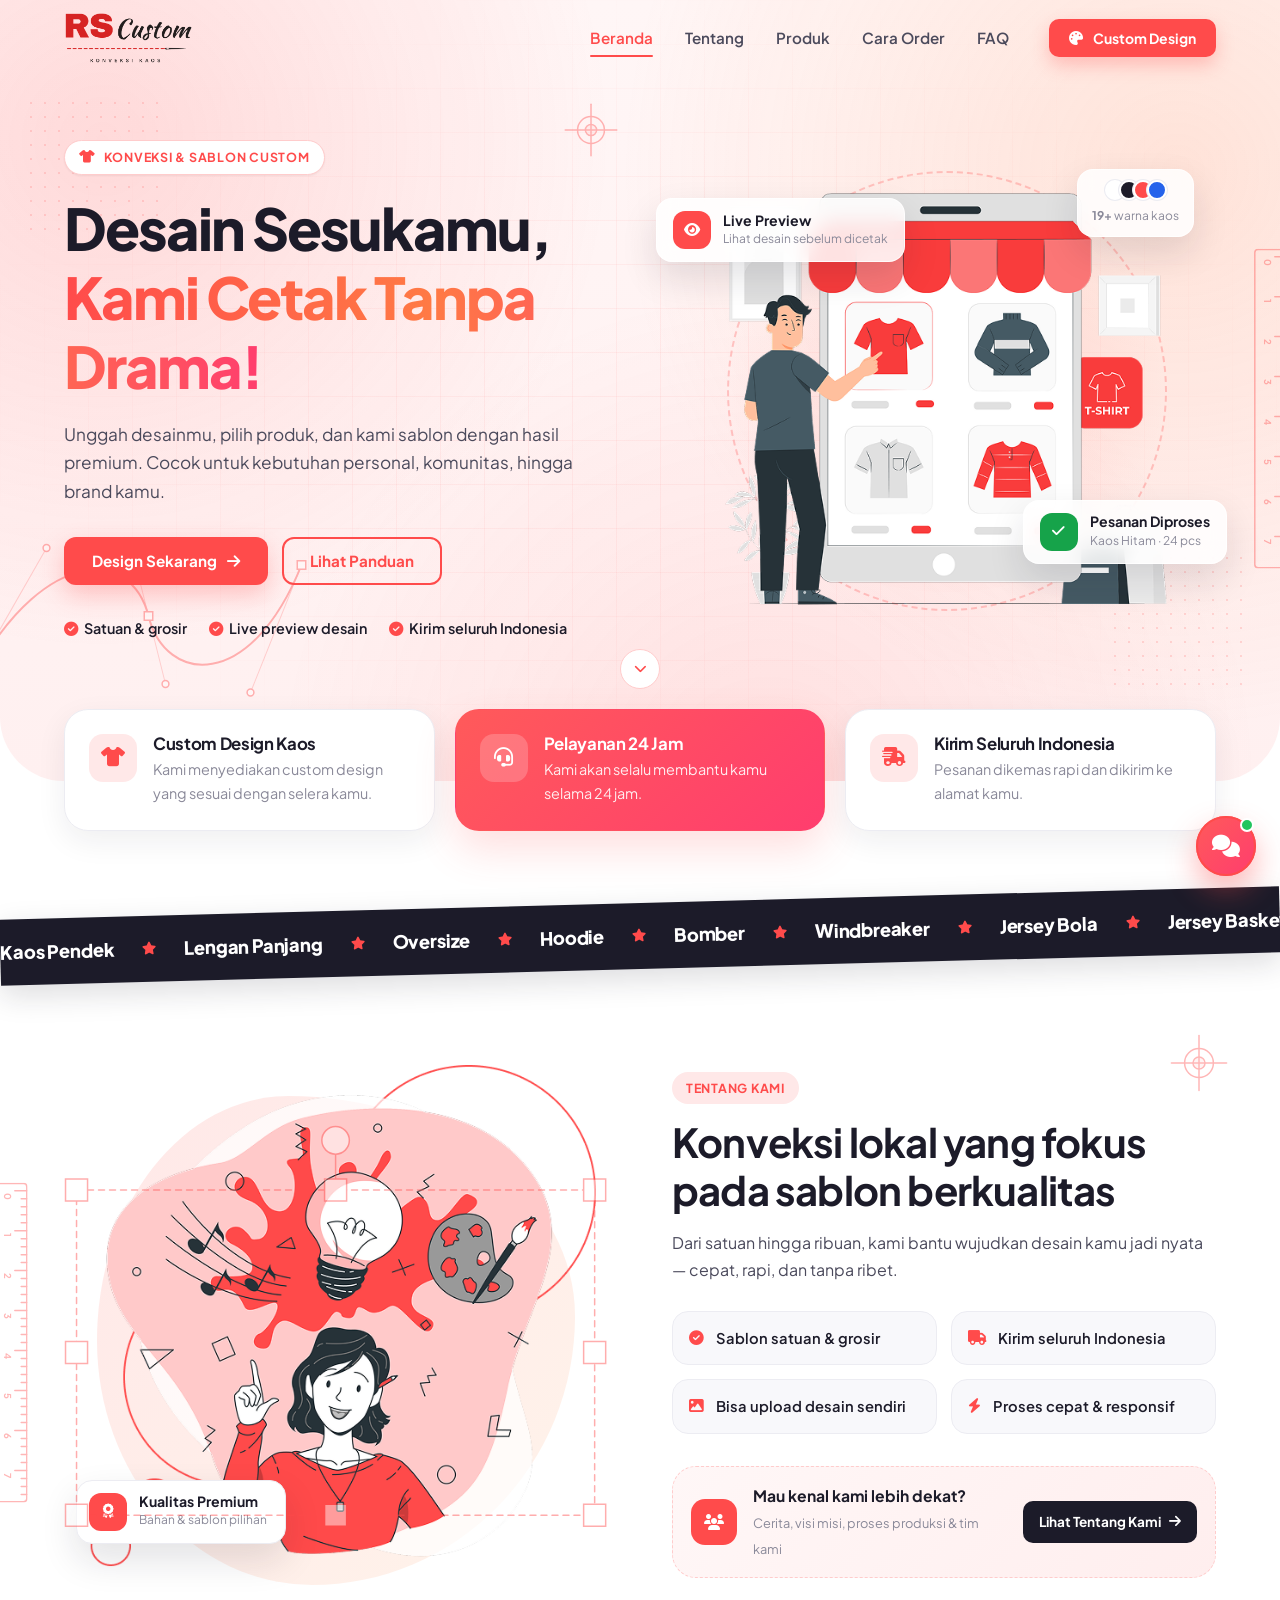
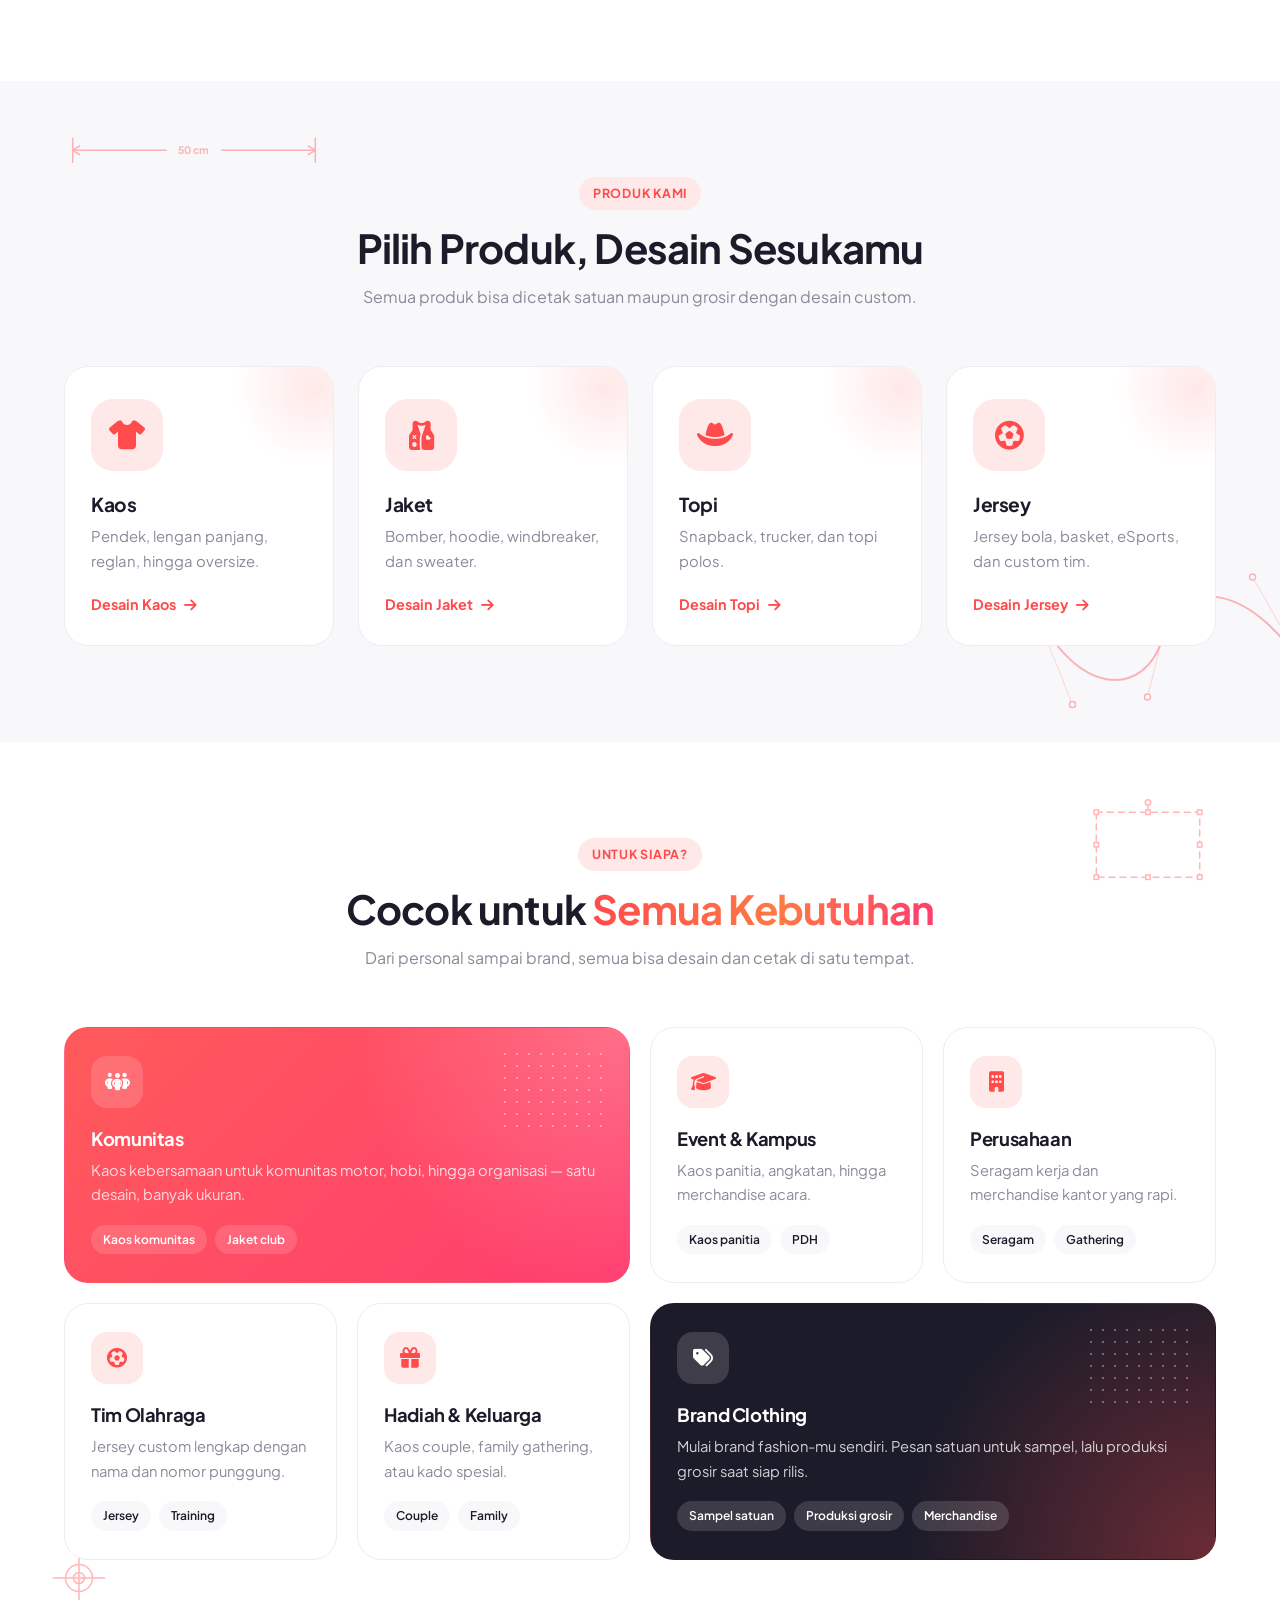
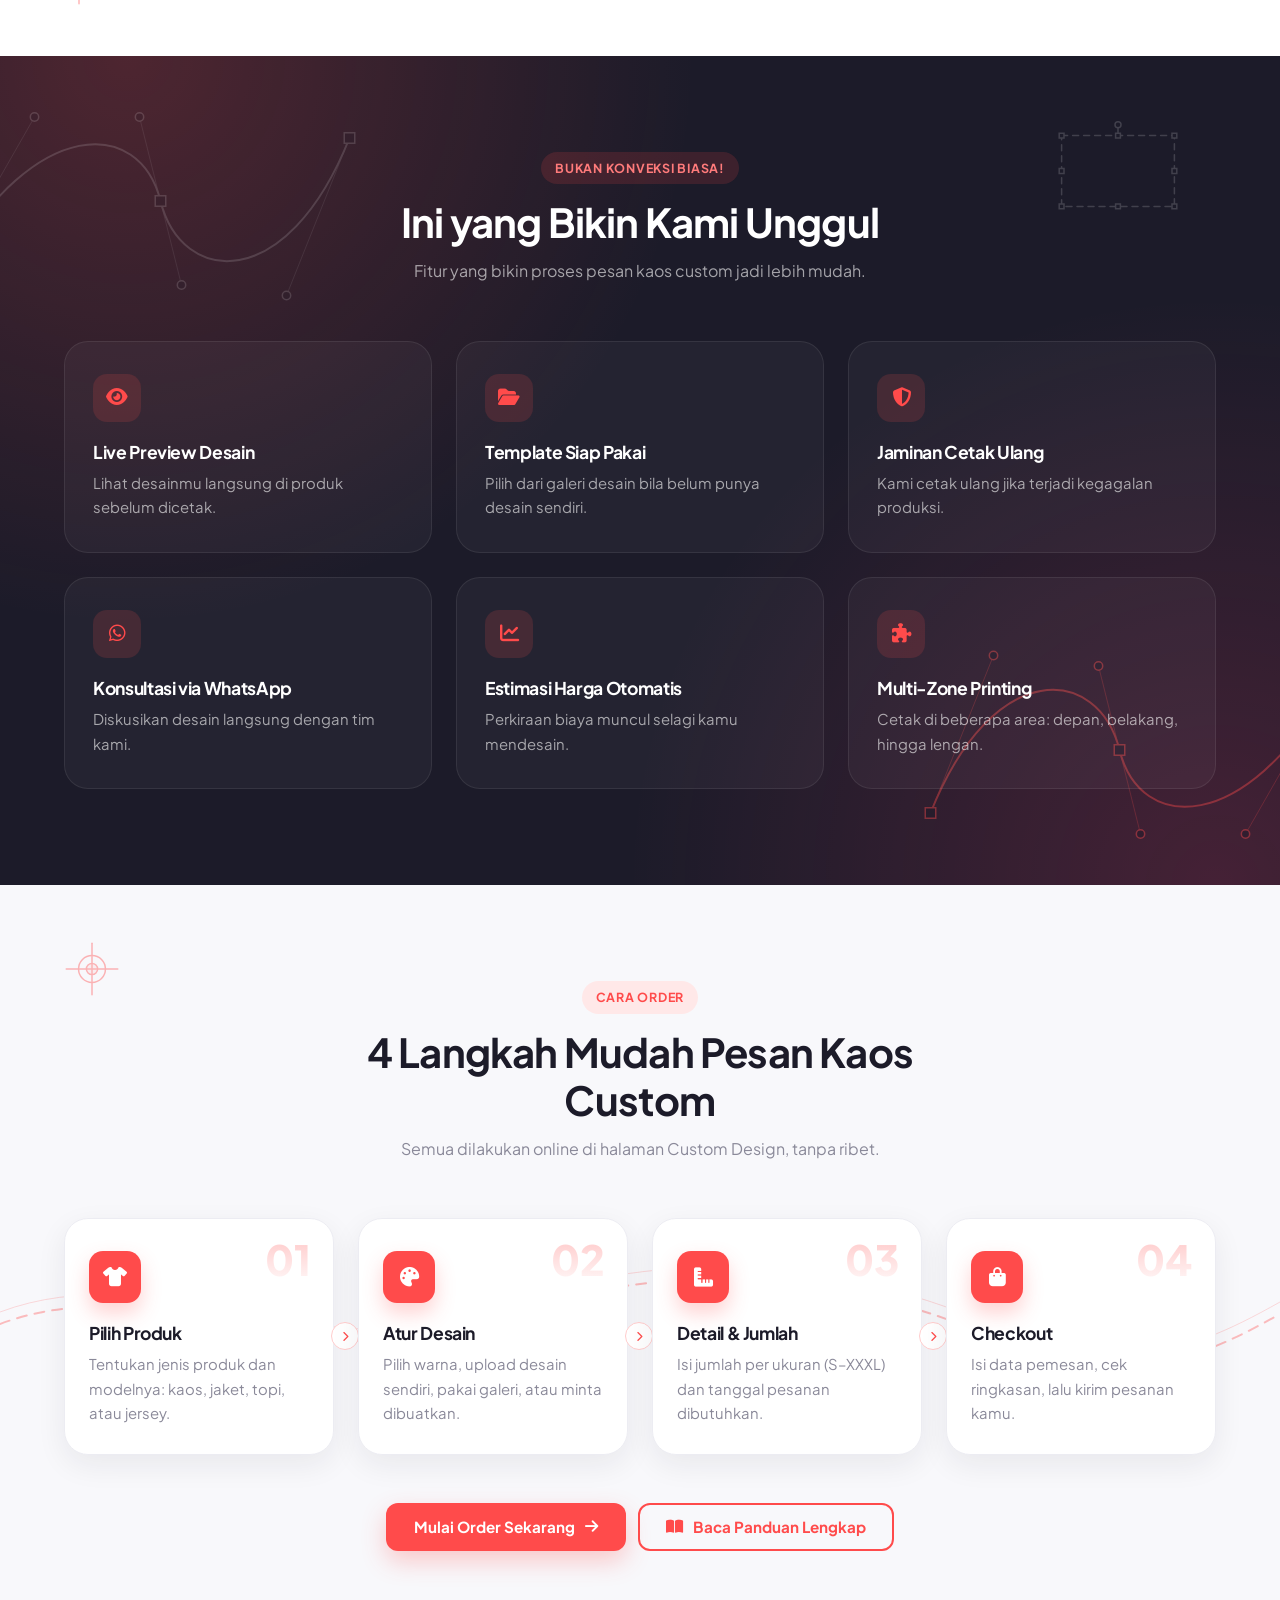
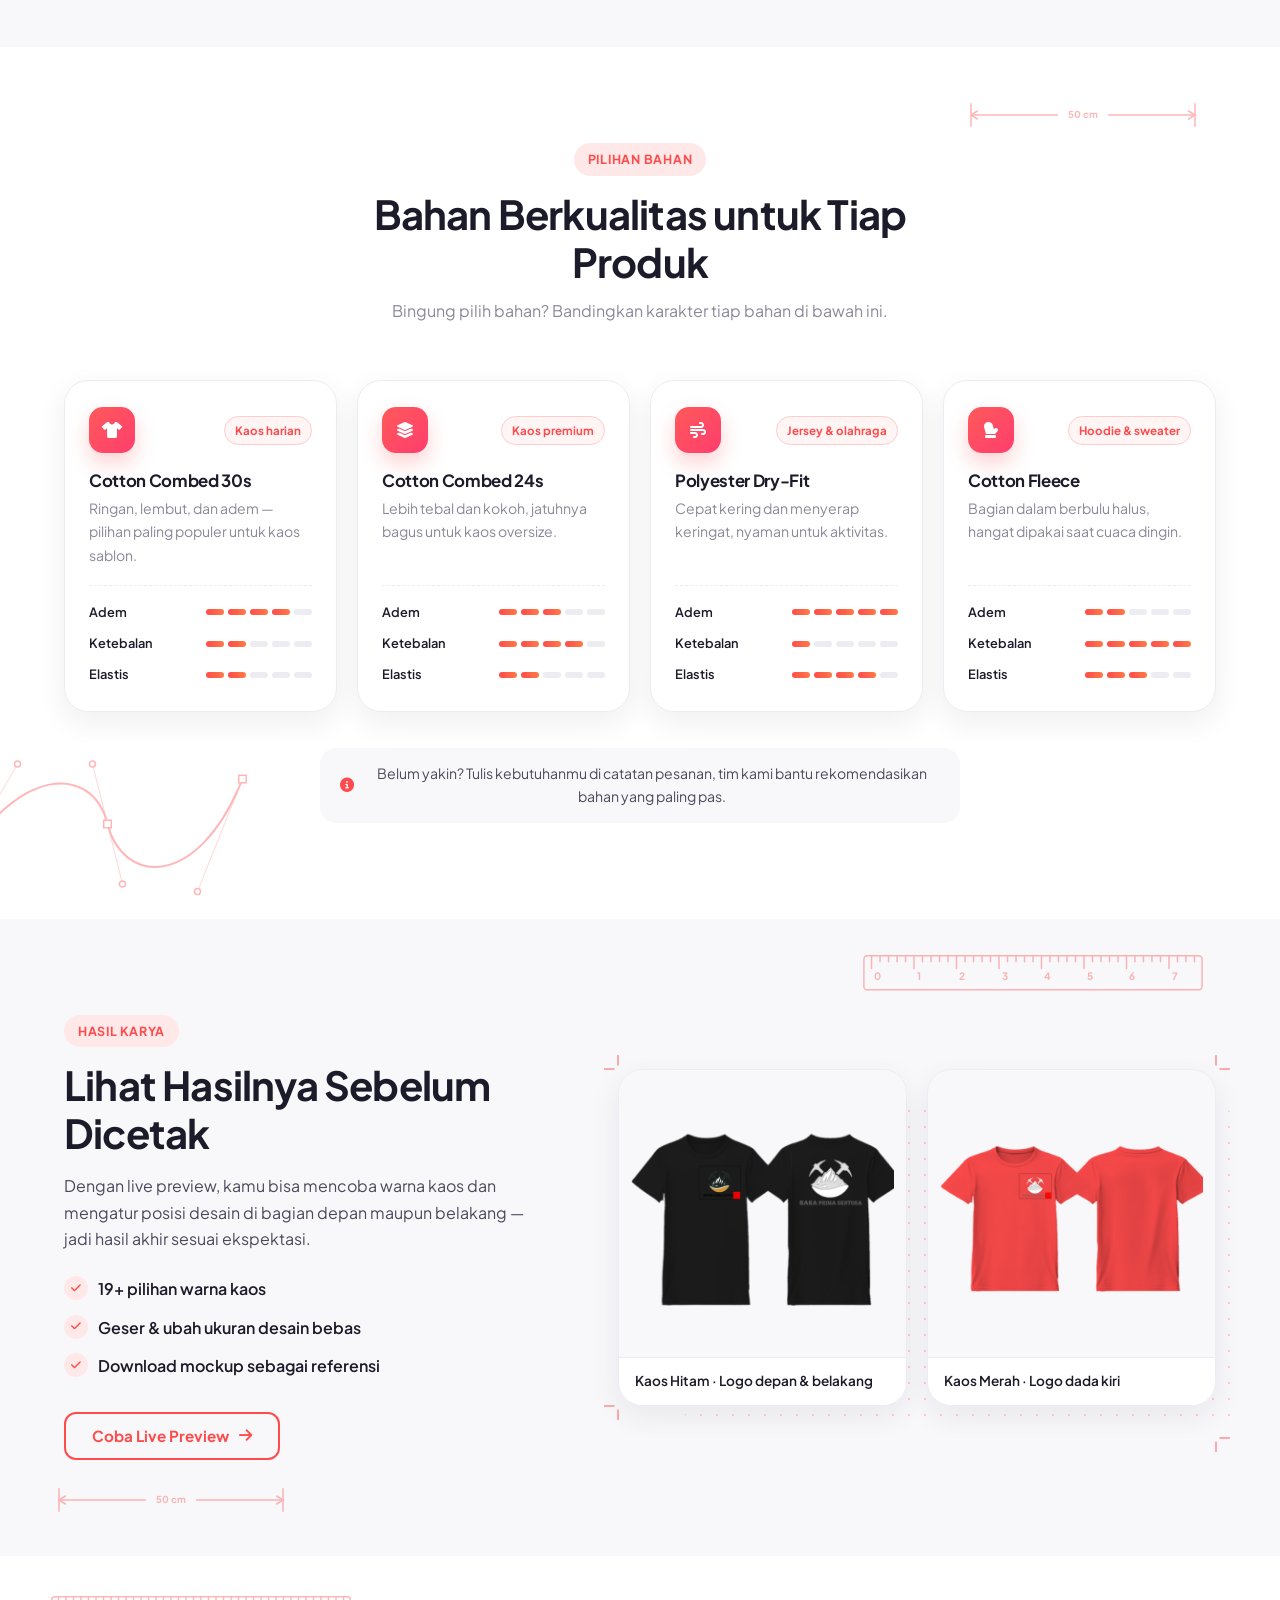
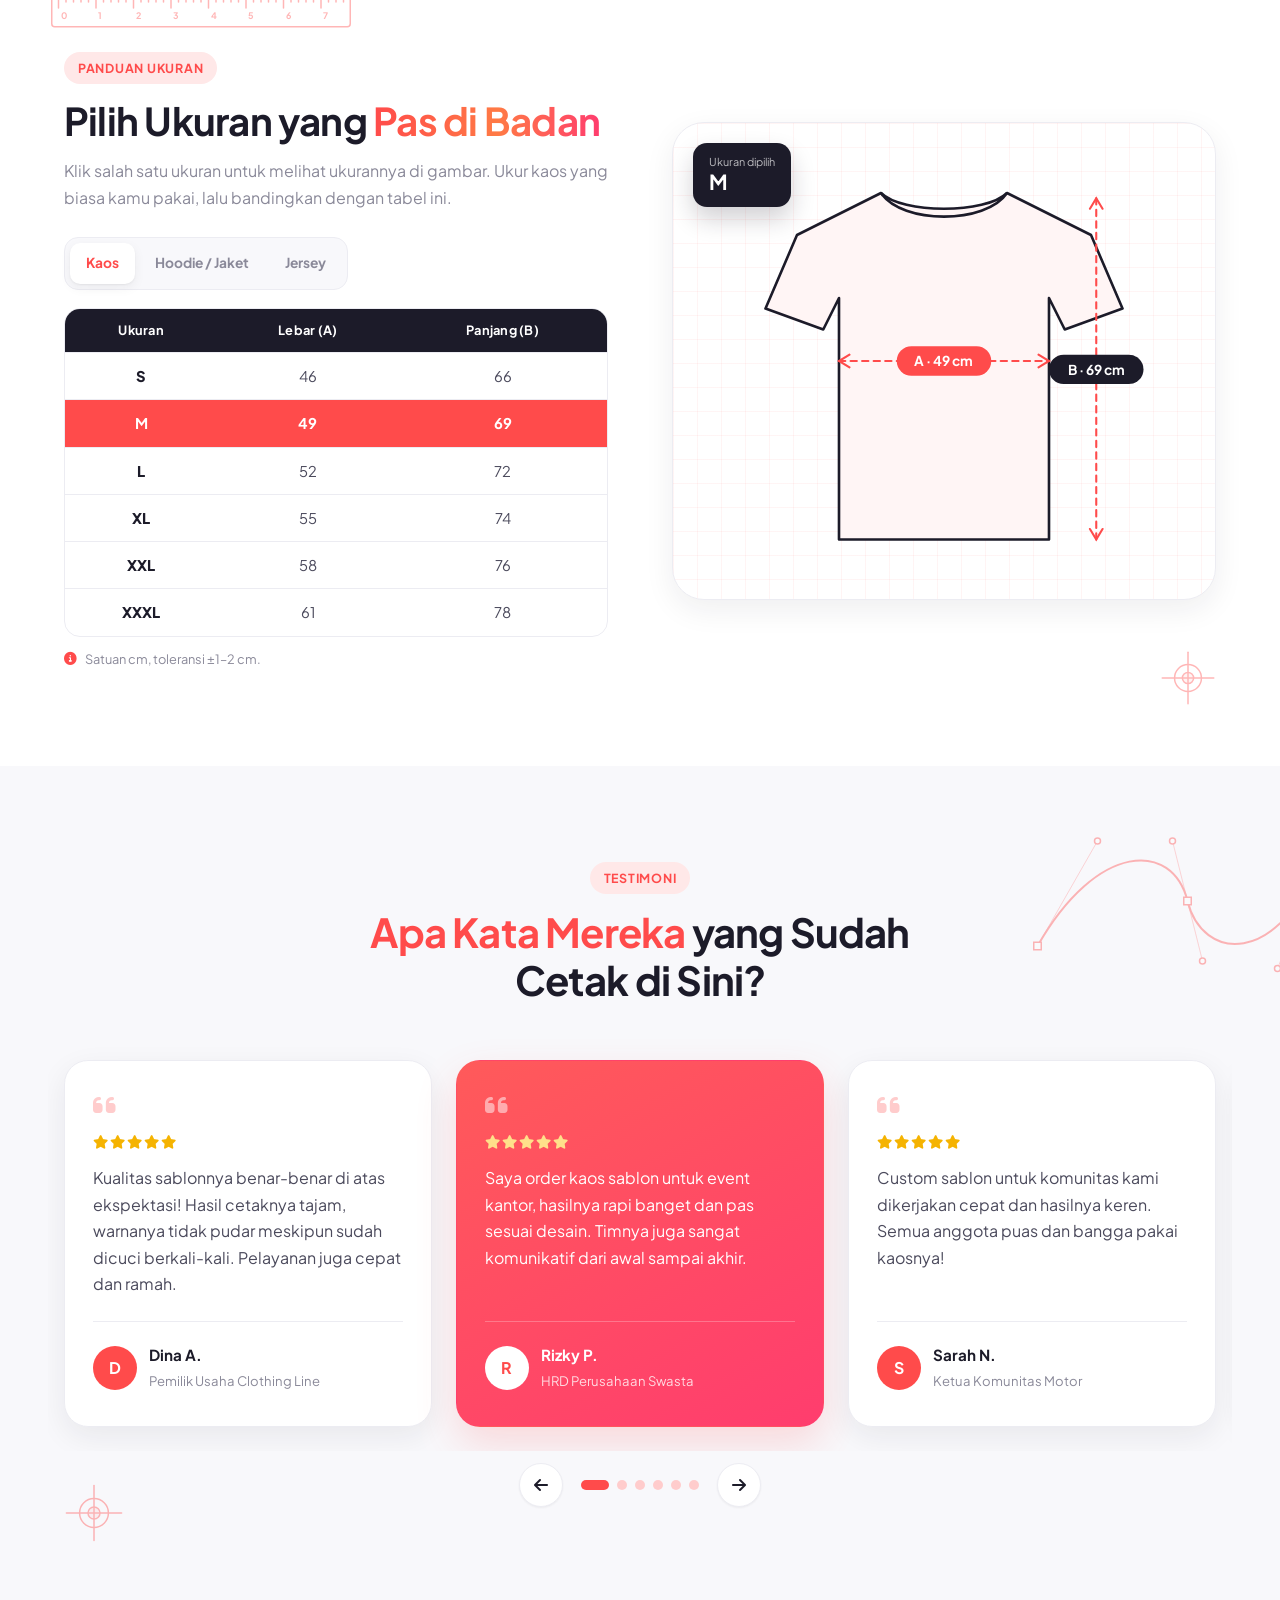
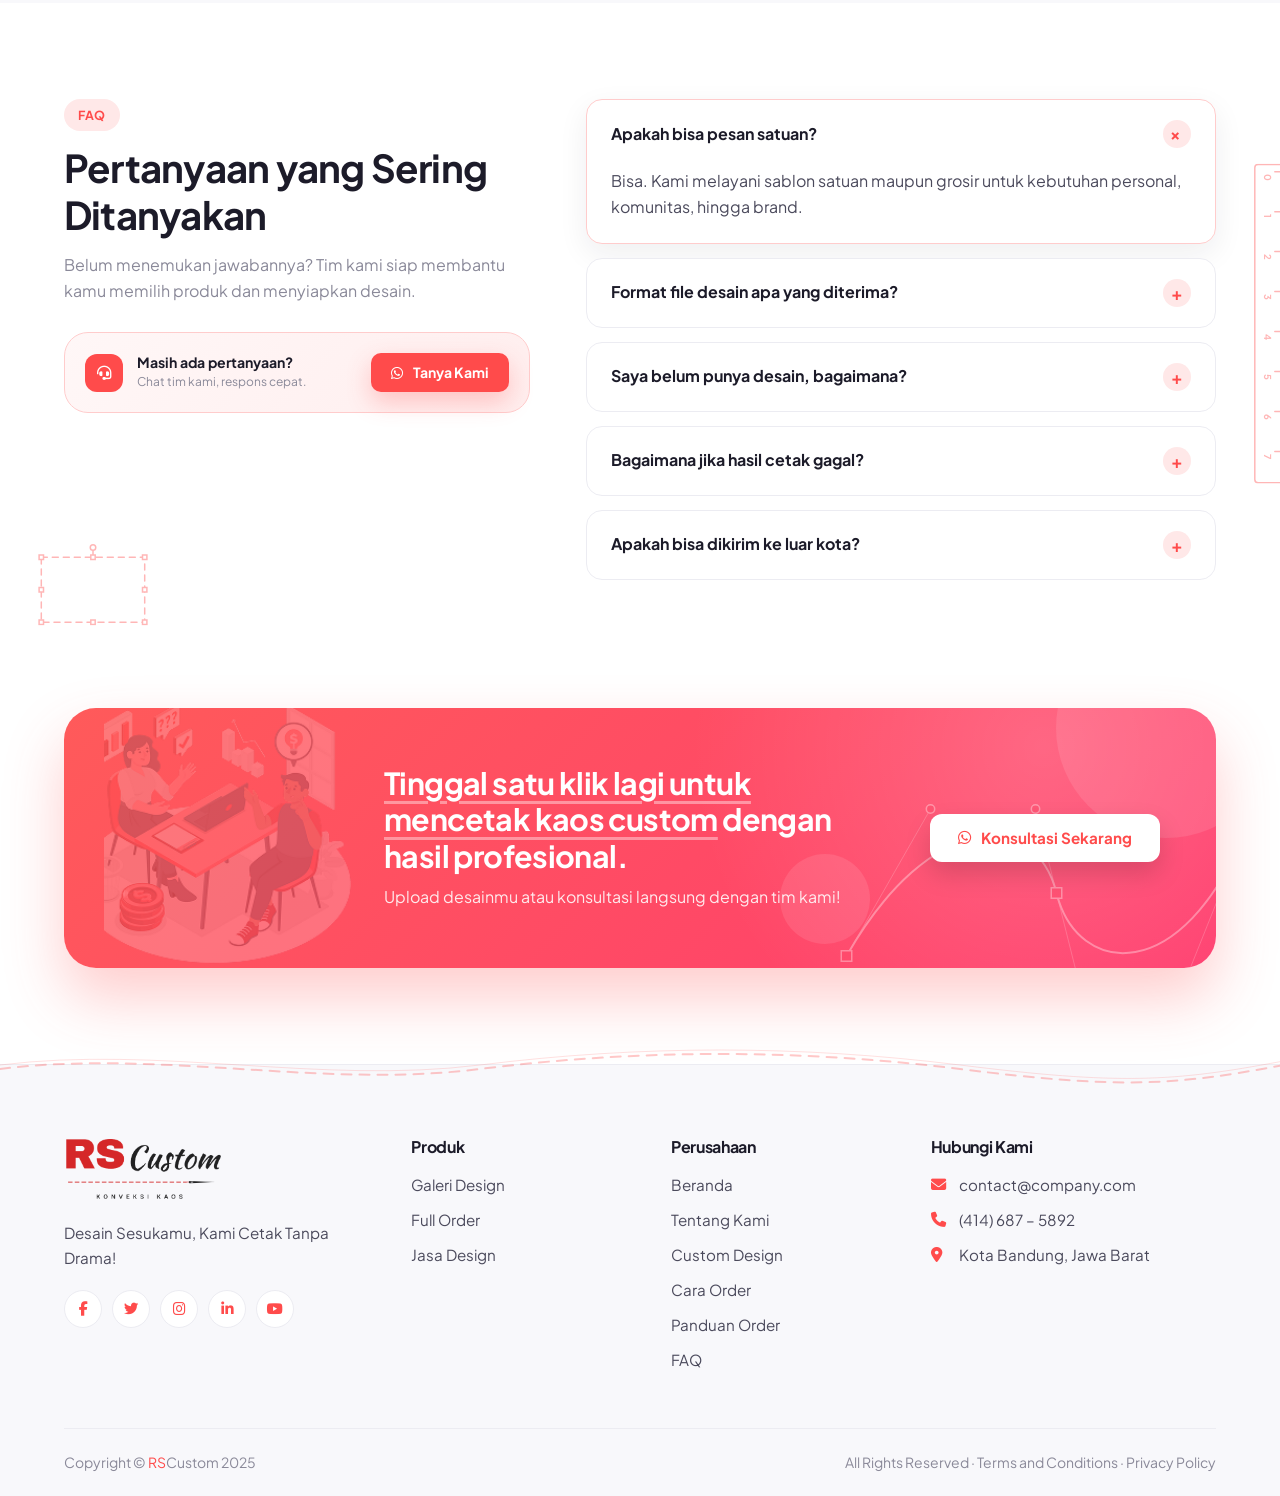
<file: index.html>
<!DOCTYPE html>
<html lang="id">
  <head>
    <meta charset="UTF-8" />
    <meta name="viewport" content="width=device-width, initial-scale=1.0" />
    <title>Beranda | RSCustom</title>
    <meta
      name="description"
      content="RSCustom — konveksi & sablon custom. Desain sesukamu, kami cetak tanpa drama."
    />
    <link rel="icon" type="image/png" href="./assets/logo.png" />
    <link rel="preconnect" href="https://fonts.googleapis.com" />
    <link rel="preconnect" href="https://fonts.gstatic.com" crossorigin />
    <link
      href="https://fonts.googleapis.com/css2?family=Plus+Jakarta+Sans:wght@400;500;600;700;800&display=swap"
      rel="stylesheet"
    />
    <link
      rel="stylesheet"
      href="https://cdnjs.cloudflare.com/ajax/libs/font-awesome/6.5.0/css/all.min.css"
    />
    <link href="https://unpkg.com/aos@2.3.1/dist/aos.css" rel="stylesheet" />
    <link href="./css/custom.css" rel="stylesheet" />
    <link href="./css/style.css" rel="stylesheet" />
  </head>
  <body>
    <!-- Ornamen garis bertema alat desain (dipakai lewat <use>) -->
    <svg class="deco-sprite" aria-hidden="true" focusable="false">
      <symbol id="d-pen" viewBox="0 0 400 200"><g fill="none" stroke="currentColor" stroke-width="1.5" stroke-linecap="round">
        <path vector-effect="non-scaling-stroke" d="M10 160C90 20 190 20 210 100S330 190 390 40" class="d-draw"/>
        <line vector-effect="non-scaling-stroke" x1="10" y1="160" x2="90" y2="20" class="d-thin"/><line vector-effect="non-scaling-stroke" x1="190" y1="20" x2="230" y2="180" class="d-thin"/><line vector-effect="non-scaling-stroke" x1="330" y1="190" x2="390" y2="40" class="d-thin"/>
        <circle vector-effect="non-scaling-stroke" cx="90" cy="20" r="4" class="d-fill"/><circle vector-effect="non-scaling-stroke" cx="190" cy="20" r="4" class="d-fill"/><circle vector-effect="non-scaling-stroke" cx="230" cy="180" r="4" class="d-fill"/><circle vector-effect="non-scaling-stroke" cx="330" cy="190" r="4" class="d-fill"/>
        <rect vector-effect="non-scaling-stroke" x="5" y="155" width="10" height="10" class="d-fill"/><rect vector-effect="non-scaling-stroke" x="205" y="95" width="10" height="10" class="d-fill"/><rect vector-effect="non-scaling-stroke" x="385" y="35" width="10" height="10" class="d-fill"/>
      </g></symbol>
      <symbol id="d-reg" viewBox="0 0 100 100"><g fill="none" stroke="currentColor" stroke-width="1.5" stroke-linecap="round">
        <circle vector-effect="non-scaling-stroke" cx="50" cy="50" r="24"/><circle vector-effect="non-scaling-stroke" cx="50" cy="50" r="10" class="d-soft"/>
        <line vector-effect="non-scaling-stroke" x1="50" y1="4" x2="50" y2="96"/><line vector-effect="non-scaling-stroke" x1="4" y1="50" x2="96" y2="50"/>
      </g></symbol>
      <symbol id="d-ruler" viewBox="0 0 400 44"><g fill="none" stroke="currentColor" stroke-width="1.5" stroke-linecap="round">
        <rect vector-effect="non-scaling-stroke" x="1" y="1" width="398" height="40" rx="4"/><line vector-effect="non-scaling-stroke" x1="10" y1="1" x2="10" y2="16"/><text class="d-text" x="13" y="30">0</text><line vector-effect="non-scaling-stroke" x1="20" y1="1" x2="20" y2="8"/><line vector-effect="non-scaling-stroke" x1="30" y1="1" x2="30" y2="8"/><line vector-effect="non-scaling-stroke" x1="40" y1="1" x2="40" y2="8"/><line vector-effect="non-scaling-stroke" x1="50" y1="1" x2="50" y2="8"/><line vector-effect="non-scaling-stroke" x1="60" y1="1" x2="60" y2="16"/><text class="d-text" x="63" y="30">1</text><line vector-effect="non-scaling-stroke" x1="70" y1="1" x2="70" y2="8"/><line vector-effect="non-scaling-stroke" x1="80" y1="1" x2="80" y2="8"/><line vector-effect="non-scaling-stroke" x1="90" y1="1" x2="90" y2="8"/><line vector-effect="non-scaling-stroke" x1="100" y1="1" x2="100" y2="8"/><line vector-effect="non-scaling-stroke" x1="110" y1="1" x2="110" y2="16"/><text class="d-text" x="113" y="30">2</text><line vector-effect="non-scaling-stroke" x1="120" y1="1" x2="120" y2="8"/><line vector-effect="non-scaling-stroke" x1="130" y1="1" x2="130" y2="8"/><line vector-effect="non-scaling-stroke" x1="140" y1="1" x2="140" y2="8"/><line vector-effect="non-scaling-stroke" x1="150" y1="1" x2="150" y2="8"/><line vector-effect="non-scaling-stroke" x1="160" y1="1" x2="160" y2="16"/><text class="d-text" x="163" y="30">3</text><line vector-effect="non-scaling-stroke" x1="170" y1="1" x2="170" y2="8"/><line vector-effect="non-scaling-stroke" x1="180" y1="1" x2="180" y2="8"/><line vector-effect="non-scaling-stroke" x1="190" y1="1" x2="190" y2="8"/><line vector-effect="non-scaling-stroke" x1="200" y1="1" x2="200" y2="8"/><line vector-effect="non-scaling-stroke" x1="210" y1="1" x2="210" y2="16"/><text class="d-text" x="213" y="30">4</text><line vector-effect="non-scaling-stroke" x1="220" y1="1" x2="220" y2="8"/><line vector-effect="non-scaling-stroke" x1="230" y1="1" x2="230" y2="8"/><line vector-effect="non-scaling-stroke" x1="240" y1="1" x2="240" y2="8"/><line vector-effect="non-scaling-stroke" x1="250" y1="1" x2="250" y2="8"/><line vector-effect="non-scaling-stroke" x1="260" y1="1" x2="260" y2="16"/><text class="d-text" x="263" y="30">5</text><line vector-effect="non-scaling-stroke" x1="270" y1="1" x2="270" y2="8"/><line vector-effect="non-scaling-stroke" x1="280" y1="1" x2="280" y2="8"/><line vector-effect="non-scaling-stroke" x1="290" y1="1" x2="290" y2="8"/><line vector-effect="non-scaling-stroke" x1="300" y1="1" x2="300" y2="8"/><line vector-effect="non-scaling-stroke" x1="310" y1="1" x2="310" y2="16"/><text class="d-text" x="313" y="30">6</text><line vector-effect="non-scaling-stroke" x1="320" y1="1" x2="320" y2="8"/><line vector-effect="non-scaling-stroke" x1="330" y1="1" x2="330" y2="8"/><line vector-effect="non-scaling-stroke" x1="340" y1="1" x2="340" y2="8"/><line vector-effect="non-scaling-stroke" x1="350" y1="1" x2="350" y2="8"/><line vector-effect="non-scaling-stroke" x1="360" y1="1" x2="360" y2="16"/><text class="d-text" x="363" y="30">7</text><line vector-effect="non-scaling-stroke" x1="370" y1="1" x2="370" y2="8"/><line vector-effect="non-scaling-stroke" x1="380" y1="1" x2="380" y2="8"/><line vector-effect="non-scaling-stroke" x1="390" y1="1" x2="390" y2="8"/>
      </g></symbol>
      <symbol id="d-dim" viewBox="0 0 300 40"><g fill="none" stroke="currentColor" stroke-width="1.5" stroke-linecap="round">
        <line vector-effect="non-scaling-stroke" x1="10" y1="6" x2="10" y2="34"/><line vector-effect="non-scaling-stroke" x1="290" y1="6" x2="290" y2="34"/>
        <line vector-effect="non-scaling-stroke" x1="10" y1="20" x2="118" y2="20"/><line vector-effect="non-scaling-stroke" x1="182" y1="20" x2="290" y2="20"/>
        <path vector-effect="non-scaling-stroke" d="M18 15 10 20 18 25M282 15 290 20 282 25"/>
        <text class="d-text" x="150" y="24" text-anchor="middle">50 cm</text>
      </g></symbol>
      <symbol id="d-bbox" viewBox="0 0 200 150"><g fill="none" stroke="currentColor" stroke-width="1.5" stroke-linecap="round">
        <rect vector-effect="non-scaling-stroke" x="6" y="26" width="188" height="118" class="d-dash"/>
        <line vector-effect="non-scaling-stroke" x1="100" y1="10" x2="100" y2="26"/><circle vector-effect="non-scaling-stroke" cx="100" cy="8" r="5" class="d-fill"/>
        <rect vector-effect="non-scaling-stroke" x="2" y="22" width="8" height="8" class="d-fill"/><rect vector-effect="non-scaling-stroke" x="96" y="22" width="8" height="8" class="d-fill"/><rect vector-effect="non-scaling-stroke" x="190" y="22" width="8" height="8" class="d-fill"/><rect vector-effect="non-scaling-stroke" x="2" y="81" width="8" height="8" class="d-fill"/><rect vector-effect="non-scaling-stroke" x="190" y="81" width="8" height="8" class="d-fill"/><rect vector-effect="non-scaling-stroke" x="2" y="140" width="8" height="8" class="d-fill"/><rect vector-effect="non-scaling-stroke" x="96" y="140" width="8" height="8" class="d-fill"/><rect vector-effect="non-scaling-stroke" x="190" y="140" width="8" height="8" class="d-fill"/>
      </g></symbol>
      <symbol id="d-crop" viewBox="0 0 40 40"><g fill="none" stroke="currentColor" stroke-width="1.5" stroke-linecap="round">
        <path vector-effect="non-scaling-stroke" d="M0 14H10M14 0V10"/>
      </g></symbol>
      <symbol id="d-stitch" viewBox="0 0 1200 120" preserveAspectRatio="none"><g fill="none" stroke="currentColor" stroke-width="1.5" stroke-linecap="round">
        <path vector-effect="non-scaling-stroke" d="M0 60C150 0 300 120 450 60S750 0 900 60 1100 110 1200 50" class="d-thin"/>
        <path vector-effect="non-scaling-stroke" d="M0 72C150 12 300 132 450 72S750 12 900 72 1100 122 1200 62" class="d-stitch"/>
      </g></symbol>
    </svg>
    <!-- Navbar -->
    <header class="site-header">
      <nav class="nav container">
        <a href="index.html" class="logo" aria-label="RSCustom — Beranda"><img src="./assets/logo-rscustom.png" alt="RSCustom Konveksi Kaos" width="493" height="198" /></a>
        <button
          class="nav-toggle"
          type="button"
          aria-label="Buka menu"
          aria-expanded="false"
          aria-controls="navMenu"
        >
          <span></span><span></span><span></span>
        </button>
        <div class="nav-menu" id="navMenu">
          <div class="menu">
            <a href="index.html#beranda">Beranda</a>
            <a href="index.html#tentang">Tentang</a>
            <a href="index.html#produk">Produk</a>
            <a href="index.html#cara-order">Cara Order</a>
            <a href="index.html#faq">FAQ</a>
          </div>
          <a href="customDesign.html" class="btn btn-primary btn-sm nav-cta"
            ><i class="fas fa-palette"></i> Custom Design</a
          >
        </div>
      </nav>
    </header>

    <main>
      <!-- Hero -->
      <section class="hero" id="beranda">
        <span class="dots dots-tl"></span>
        <span class="dots dots-br"></span>
        <svg class="deco deco-pen hero-pen" viewBox="0 0 400 200" aria-hidden="true"><use href="#d-pen"/></svg>
        <svg class="deco deco-reg hero-reg" viewBox="0 0 100 100" aria-hidden="true"><use href="#d-reg"/></svg>
        <svg class="deco deco-ruler hero-ruler" viewBox="0 0 400 44" aria-hidden="true"><use href="#d-ruler"/></svg>
        <div class="container hero-grid">
          <div class="hero-text">
            <span class="eyebrow"
              ><i class="fas fa-shirt"></i> Konveksi &amp; Sablon Custom</span
            >
            <h1>
              Desain Sesukamu,<br /><span class="text-gradient"
                >Kami Cetak Tanpa Drama!</span
              >
            </h1>
            <p class="hero-lead">
              Unggah desainmu, pilih produk, dan kami sablon dengan hasil
              premium. Cocok untuk kebutuhan personal, komunitas, hingga brand
              kamu.
            </p>
            <div class="hero-actions">
              <a href="customDesign.html" class="btn btn-primary"
                >Design Sekarang <i class="fas fa-arrow-right"></i
              ></a>
              <a href="panduan.html" class="btn btn-outline"
                >Lihat Panduan</a
              >
            </div>
            <ul class="hero-points">
              <li><i class="fas fa-check-circle"></i>Satuan &amp; grosir</li>
              <li><i class="fas fa-check-circle"></i>Live preview desain</li>
              <li><i class="fas fa-check-circle"></i>Kirim seluruh Indonesia</li>
            </ul>
          </div>
          <div class="hero-visual">
            <span class="hero-ring" aria-hidden="true"></span>
            <img src="./assets/shope.png" alt="Ilustrasi toko kaos custom" />

            <div class="float-card fc-1" aria-hidden="true">
              <span class="fc-icon"><i class="fas fa-eye"></i></span>
              <div>
                <strong>Live Preview</strong>
                <small>Lihat desain sebelum dicetak</small>
              </div>
            </div>

            <div class="float-card fc-2" aria-hidden="true">
              <span class="fc-icon is-green"><i class="fas fa-check"></i></span>
              <div>
                <strong>Pesanan Diproses</strong>
                <small>Kaos Hitam · 24 pcs</small>
              </div>
            </div>

            <div class="float-card fc-3" aria-hidden="true">
              <div class="fc-swatches">
                <span style="background: #ffffff"></span>
                <span style="background: #1c1b29"></span>
                <span style="background: #ff4b4b"></span>
                <span style="background: #2563eb"></span>
              </div>
              <small><b>19+</b> warna kaos</small>
            </div>
          </div>
        </div>
        <a href="#tentang" class="scroll-cue" aria-label="Gulir ke bawah"
          ><i class="fas fa-chevron-down"></i
        ></a>
      </section>

      <!-- Highlight cards -->
      <section class="highlights">
        <div class="container highlight-grid">
          <article class="highlight-card" data-aos="fade-up">
            <div class="icon-chip"><i class="fas fa-shirt"></i></div>
            <div>
              <h3>Custom Design Kaos</h3>
              <p>Kami menyediakan custom design yang sesuai dengan selera kamu.</p>
            </div>
          </article>
          <article
            class="highlight-card is-brand"
            data-aos="fade-up"
            data-aos-delay="80"
          >
            <div class="icon-chip"><i class="fas fa-headset"></i></div>
            <div>
              <h3>Pelayanan 24 Jam</h3>
              <p>Kami akan selalu membantu kamu selama 24 jam.</p>
            </div>
          </article>
          <article
            class="highlight-card"
            data-aos="fade-up"
            data-aos-delay="160"
          >
            <div class="icon-chip"><i class="fas fa-truck-fast"></i></div>
            <div>
              <h3>Kirim Seluruh Indonesia</h3>
              <p>Pesanan dikemas rapi dan dikirim ke alamat kamu.</p>
            </div>
          </article>
        </div>
      </section>

      <!-- Marquee produk -->
      <div class="marquee" aria-hidden="true">
        <div class="marquee-track">
          <span>Kaos Pendek</span><i class="fas fa-star"></i>
          <span>Lengan Panjang</span><i class="fas fa-star"></i>
          <span>Oversize</span><i class="fas fa-star"></i>
          <span>Hoodie</span><i class="fas fa-star"></i>
          <span>Bomber</span><i class="fas fa-star"></i>
          <span>Windbreaker</span><i class="fas fa-star"></i>
          <span>Jersey Bola</span><i class="fas fa-star"></i>
          <span>Jersey Basket</span><i class="fas fa-star"></i>
          <span>Snapback</span><i class="fas fa-star"></i>
          <span>Kaos Pendek</span><i class="fas fa-star"></i>
          <span>Lengan Panjang</span><i class="fas fa-star"></i>
          <span>Oversize</span><i class="fas fa-star"></i>
          <span>Hoodie</span><i class="fas fa-star"></i>
          <span>Bomber</span><i class="fas fa-star"></i>
          <span>Windbreaker</span><i class="fas fa-star"></i>
          <span>Jersey Bola</span><i class="fas fa-star"></i>
          <span>Jersey Basket</span><i class="fas fa-star"></i>
          <span>Snapback</span><i class="fas fa-star"></i>
        </div>
      </div>

      <!-- Tentang -->
      <section class="section" id="tentang">
        <svg class="deco deco-ruler about-ruler" viewBox="0 0 400 44" aria-hidden="true"><use href="#d-ruler"/></svg>
        <svg class="deco deco-reg about-reg" viewBox="0 0 100 100" aria-hidden="true"><use href="#d-reg"/></svg>
        <div class="container about-grid">
          <div class="about-visual" data-aos="fade-up">
            <img src="./assets/tentang.png" alt="Ilustrasi ide desain" />
        <svg class="deco deco-bbox about-bbox" viewBox="0 0 200 150" aria-hidden="true"><use href="#d-bbox"/></svg>
            <div class="about-badge">
              <span class="fc-icon"><i class="fas fa-award"></i></span>
              <div>
                <strong>Kualitas Premium</strong>
                <small>Bahan &amp; sablon pilihan</small>
              </div>
            </div>
          </div>
          <div class="about-text" data-aos="fade-up" data-aos-delay="100">
            <span class="eyebrow">Tentang Kami</span>
            <h2>Konveksi lokal yang fokus pada sablon berkualitas</h2>
            <p>
              Dari satuan hingga ribuan, kami bantu wujudkan desain kamu jadi
              nyata — cepat, rapi, dan tanpa ribet.
            </p>
            <ul class="about-list">
              <li><i class="fas fa-check-circle"></i> Sablon satuan &amp; grosir</li>
              <li><i class="fas fa-truck"></i> Kirim seluruh Indonesia</li>
              <li><i class="fas fa-image"></i> Bisa upload desain sendiri</li>
              <li><i class="fas fa-bolt"></i> Proses cepat &amp; responsif</li>
            </ul>
            <a href="tentang.html" class="about-more">
              <span class="about-more-icon"><i class="fas fa-users"></i></span>
              <span class="about-more-text">
                <strong>Mau kenal kami lebih dekat?</strong>
                <small>Cerita, visi misi, proses produksi &amp; tim kami</small>
              </span>
              <span class="about-more-cta">Lihat Tentang Kami <i class="fas fa-arrow-right"></i></span>
            </a>
          </div>
        </div>
      </section>

      <!-- Produk -->
      <section class="section bg-surface" id="produk">
        <svg class="deco deco-dim produk-dim" viewBox="0 0 300 40" aria-hidden="true"><use href="#d-dim"/></svg>
        <svg class="deco deco-pen produk-pen" viewBox="0 0 400 200" aria-hidden="true"><use href="#d-pen"/></svg>
        <div class="container">
          <div class="section-head" data-aos="fade-up">
            <span class="eyebrow">Produk Kami</span>
            <h2>Pilih Produk, Desain Sesukamu</h2>
            <p>Semua produk bisa dicetak satuan maupun grosir dengan desain custom.</p>
          </div>

          <div class="product-grid">
            <a href="customDesign.html?produk=Kaos" class="product-card" data-aos="fade-up">
              <div class="product-icon"><i class="fas fa-shirt"></i></div>
              <h3>Kaos</h3>
              <p>Pendek, lengan panjang, reglan, hingga oversize.</p>
              <span class="product-link">Desain Kaos <i class="fas fa-arrow-right"></i></span>
            </a>
            <a href="customDesign.html?produk=Jaket" class="product-card" data-aos="fade-up" data-aos-delay="60">
              <div class="product-icon"><i class="fas fa-vest-patches"></i></div>
              <h3>Jaket</h3>
              <p>Bomber, hoodie, windbreaker, dan sweater.</p>
              <span class="product-link">Desain Jaket <i class="fas fa-arrow-right"></i></span>
            </a>
            <a href="customDesign.html?produk=Topi" class="product-card" data-aos="fade-up" data-aos-delay="120">
              <div class="product-icon"><i class="fas fa-hat-cowboy"></i></div>
              <h3>Topi</h3>
              <p>Snapback, trucker, dan topi polos.</p>
              <span class="product-link">Desain Topi <i class="fas fa-arrow-right"></i></span>
            </a>
            <a href="customDesign.html?produk=Jersey" class="product-card" data-aos="fade-up" data-aos-delay="180">
              <div class="product-icon"><i class="fas fa-futbol"></i></div>
              <h3>Jersey</h3>
              <p>Jersey bola, basket, eSports, dan custom tim.</p>
              <span class="product-link">Desain Jersey <i class="fas fa-arrow-right"></i></span>
            </a>
          </div>
        </div>
      </section>

      <!-- Untuk Siapa -->
      <section class="section" id="untuk-siapa">
        <svg class="deco deco-bbox siapa-bbox" viewBox="0 0 200 150" aria-hidden="true"><use href="#d-bbox"/></svg>
        <svg class="deco deco-reg siapa-reg" viewBox="0 0 100 100" aria-hidden="true"><use href="#d-reg"/></svg>
        <div class="container">
          <div class="section-head" data-aos="fade-up">
            <span class="eyebrow">Untuk Siapa?</span>
            <h2>Cocok untuk <span class="text-gradient">Semua Kebutuhan</span></h2>
            <p>Dari personal sampai brand, semua bisa desain dan cetak di satu tempat.</p>
          </div>
          <div class="bento-grid">
            <article class="bento-card is-wide is-brand" data-aos="fade-up" data-aos-delay="0">
              <span class="bento-icon"><i class="fas fa-people-group"></i></span>
              <h3>Komunitas</h3>
              <p>Kaos kebersamaan untuk komunitas motor, hobi, hingga organisasi — satu desain, banyak ukuran.</p>
              <ul class="bento-tags"><li>Kaos komunitas</li><li>Jaket club</li></ul>
            </article>
            <article class="bento-card " data-aos="fade-up" data-aos-delay="60">
              <span class="bento-icon"><i class="fas fa-graduation-cap"></i></span>
              <h3>Event &amp; Kampus</h3>
              <p>Kaos panitia, angkatan, hingga merchandise acara.</p>
              <ul class="bento-tags"><li>Kaos panitia</li><li>PDH</li></ul>
            </article>
            <article class="bento-card " data-aos="fade-up" data-aos-delay="120">
              <span class="bento-icon"><i class="fas fa-building"></i></span>
              <h3>Perusahaan</h3>
              <p>Seragam kerja dan merchandise kantor yang rapi.</p>
              <ul class="bento-tags"><li>Seragam</li><li>Gathering</li></ul>
            </article>
            <article class="bento-card " data-aos="fade-up" data-aos-delay="0">
              <span class="bento-icon"><i class="fas fa-futbol"></i></span>
              <h3>Tim Olahraga</h3>
              <p>Jersey custom lengkap dengan nama dan nomor punggung.</p>
              <ul class="bento-tags"><li>Jersey</li><li>Training</li></ul>
            </article>
            <article class="bento-card " data-aos="fade-up" data-aos-delay="60">
              <span class="bento-icon"><i class="fas fa-gift"></i></span>
              <h3>Hadiah &amp; Keluarga</h3>
              <p>Kaos couple, family gathering, atau kado spesial.</p>
              <ul class="bento-tags"><li>Couple</li><li>Family</li></ul>
            </article>
            <article class="bento-card is-wide is-dark" data-aos="fade-up" data-aos-delay="120">
              <span class="bento-icon"><i class="fas fa-tags"></i></span>
              <h3>Brand Clothing</h3>
              <p>Mulai brand fashion-mu sendiri. Pesan satuan untuk sampel, lalu produksi grosir saat siap rilis.</p>
              <ul class="bento-tags"><li>Sampel satuan</li><li>Produksi grosir</li><li>Merchandise</li></ul>
            </article>
          </div>
        </div>
      </section>

      <!-- Fitur -->
      <section class="section section-dark">
        <svg class="deco deco-pen fitur-pen-1" viewBox="0 0 400 200" aria-hidden="true"><use href="#d-pen"/></svg>
        <svg class="deco deco-pen fitur-pen-2" viewBox="0 0 400 200" aria-hidden="true"><use href="#d-pen"/></svg>
        <svg class="deco deco-bbox fitur-bbox" viewBox="0 0 200 150" aria-hidden="true"><use href="#d-bbox"/></svg>
        <div class="container">
          <div class="section-head" data-aos="fade-up">
            <span class="eyebrow">Bukan Konveksi Biasa!</span>
            <h2>Ini yang Bikin Kami Unggul</h2>
            <p>Fitur yang bikin proses pesan kaos custom jadi lebih mudah.</p>
          </div>

          <div class="feature-grid">
            <article class="feature-card" data-aos="fade-up">
              <div class="icon-chip"><i class="fas fa-eye"></i></div>
              <h3>Live Preview Desain</h3>
              <p>Lihat desainmu langsung di produk sebelum dicetak.</p>
            </article>
            <article class="feature-card" data-aos="fade-up" data-aos-delay="60">
              <div class="icon-chip"><i class="fas fa-folder-open"></i></div>
              <h3>Template Siap Pakai</h3>
              <p>Pilih dari galeri desain bila belum punya desain sendiri.</p>
            </article>
            <article class="feature-card" data-aos="fade-up" data-aos-delay="120">
              <div class="icon-chip"><i class="fas fa-shield-halved"></i></div>
              <h3>Jaminan Cetak Ulang</h3>
              <p>Kami cetak ulang jika terjadi kegagalan produksi.</p>
            </article>
            <article class="feature-card" data-aos="fade-up">
              <div class="icon-chip"><i class="fab fa-whatsapp"></i></div>
              <h3>Konsultasi via WhatsApp</h3>
              <p>Diskusikan desain langsung dengan tim kami.</p>
            </article>
            <article class="feature-card" data-aos="fade-up" data-aos-delay="60">
              <div class="icon-chip"><i class="fas fa-chart-line"></i></div>
              <h3>Estimasi Harga Otomatis</h3>
              <p>Perkiraan biaya muncul selagi kamu mendesain.</p>
            </article>
            <article class="feature-card" data-aos="fade-up" data-aos-delay="120">
              <div class="icon-chip"><i class="fas fa-puzzle-piece"></i></div>
              <h3>Multi-Zone Printing</h3>
              <p>Cetak di beberapa area: depan, belakang, hingga lengan.</p>
            </article>
          </div>
        </div>
      </section>

      <!-- Cara Order -->
      <section class="section bg-surface" id="cara-order">
        <svg class="deco deco-stitch order-stitch" viewBox="0 0 1200 120" aria-hidden="true" preserveAspectRatio="none"><use href="#d-stitch"/></svg>
        <svg class="deco deco-reg order-reg" viewBox="0 0 100 100" aria-hidden="true"><use href="#d-reg"/></svg>
        <div class="container">
          <div class="section-head" data-aos="fade-up">
            <span class="eyebrow">Cara Order</span>
            <h2>4 Langkah Mudah Pesan Kaos Custom</h2>
            <p>Semua dilakukan online di halaman Custom Design, tanpa ribet.</p>
          </div>

          <ol class="guide-steps">
            <li class="guide-step" data-aos="fade-up">
              <span class="num">01</span>
              <div class="icon-chip"><i class="fas fa-shirt"></i></div>
              <h3>Pilih Produk</h3>
              <p>Tentukan jenis produk dan modelnya: kaos, jaket, topi, atau jersey.</p>
            </li>
            <li class="guide-step" data-aos="fade-up" data-aos-delay="80">
              <span class="num">02</span>
              <div class="icon-chip"><i class="fas fa-palette"></i></div>
              <h3>Atur Desain</h3>
              <p>Pilih warna, upload desain sendiri, pakai galeri, atau minta dibuatkan.</p>
            </li>
            <li class="guide-step" data-aos="fade-up" data-aos-delay="160">
              <span class="num">03</span>
              <div class="icon-chip"><i class="fas fa-ruler-combined"></i></div>
              <h3>Detail &amp; Jumlah</h3>
              <p>Isi jumlah per ukuran (S–XXXL) dan tanggal pesanan dibutuhkan.</p>
            </li>
            <li class="guide-step" data-aos="fade-up" data-aos-delay="240">
              <span class="num">04</span>
              <div class="icon-chip"><i class="fas fa-bag-shopping"></i></div>
              <h3>Checkout</h3>
              <p>Isi data pemesan, cek ringkasan, lalu kirim pesanan kamu.</p>
            </li>
          </ol>

          <div class="section-action" data-aos="fade-up">
            <a href="customDesign.html" class="btn btn-primary"
              >Mulai Order Sekarang <i class="fas fa-arrow-right"></i
            ></a>
            <a href="panduan.html" class="btn btn-outline"
              ><i class="fas fa-book-open"></i> Baca Panduan Lengkap</a
            >
          </div>
        </div>
      </section>

      <!-- Pilihan Bahan -->
      <section class="section" id="bahan">
        <svg class="deco deco-dim bahan-dim" viewBox="0 0 300 40" aria-hidden="true"><use href="#d-dim"/></svg>
        <svg class="deco deco-pen bahan-pen" viewBox="0 0 400 200" aria-hidden="true"><use href="#d-pen"/></svg>
        <div class="container">
          <div class="section-head" data-aos="fade-up">
            <span class="eyebrow">Pilihan Bahan</span>
            <h2>Bahan Berkualitas untuk Tiap Produk</h2>
            <p>Bingung pilih bahan? Bandingkan karakter tiap bahan di bawah ini.</p>
          </div>
          <div class="material-grid">
            <article class="material-card" data-aos="fade-up" data-aos-delay="0">
              <div class="material-top">
                <span class="material-icon"><i class="fas fa-shirt"></i></span>
                <span class="material-use">Kaos harian</span>
              </div>
              <h3>Cotton Combed 30s</h3>
              <p>Ringan, lembut, dan adem — pilihan paling populer untuk kaos sablon.</p>
              <div class="meters">
                <div class="meter"><span>Adem</span><div class="meter-bar" style="--v: 4" role="img" aria-label="Adem 4 dari 5"><i></i><i></i><i></i><i></i><i></i></div></div>
                <div class="meter"><span>Ketebalan</span><div class="meter-bar" style="--v: 2" role="img" aria-label="Ketebalan 2 dari 5"><i></i><i></i><i></i><i></i><i></i></div></div>
                <div class="meter"><span>Elastis</span><div class="meter-bar" style="--v: 2" role="img" aria-label="Elastis 2 dari 5"><i></i><i></i><i></i><i></i><i></i></div></div>
              </div>
            </article>
            <article class="material-card" data-aos="fade-up" data-aos-delay="60">
              <div class="material-top">
                <span class="material-icon"><i class="fas fa-layer-group"></i></span>
                <span class="material-use">Kaos premium</span>
              </div>
              <h3>Cotton Combed 24s</h3>
              <p>Lebih tebal dan kokoh, jatuhnya bagus untuk kaos oversize.</p>
              <div class="meters">
                <div class="meter"><span>Adem</span><div class="meter-bar" style="--v: 3" role="img" aria-label="Adem 3 dari 5"><i></i><i></i><i></i><i></i><i></i></div></div>
                <div class="meter"><span>Ketebalan</span><div class="meter-bar" style="--v: 4" role="img" aria-label="Ketebalan 4 dari 5"><i></i><i></i><i></i><i></i><i></i></div></div>
                <div class="meter"><span>Elastis</span><div class="meter-bar" style="--v: 2" role="img" aria-label="Elastis 2 dari 5"><i></i><i></i><i></i><i></i><i></i></div></div>
              </div>
            </article>
            <article class="material-card" data-aos="fade-up" data-aos-delay="120">
              <div class="material-top">
                <span class="material-icon"><i class="fas fa-wind"></i></span>
                <span class="material-use">Jersey &amp; olahraga</span>
              </div>
              <h3>Polyester Dry-Fit</h3>
              <p>Cepat kering dan menyerap keringat, nyaman untuk aktivitas.</p>
              <div class="meters">
                <div class="meter"><span>Adem</span><div class="meter-bar" style="--v: 5" role="img" aria-label="Adem 5 dari 5"><i></i><i></i><i></i><i></i><i></i></div></div>
                <div class="meter"><span>Ketebalan</span><div class="meter-bar" style="--v: 1" role="img" aria-label="Ketebalan 1 dari 5"><i></i><i></i><i></i><i></i><i></i></div></div>
                <div class="meter"><span>Elastis</span><div class="meter-bar" style="--v: 4" role="img" aria-label="Elastis 4 dari 5"><i></i><i></i><i></i><i></i><i></i></div></div>
              </div>
            </article>
            <article class="material-card" data-aos="fade-up" data-aos-delay="180">
              <div class="material-top">
                <span class="material-icon"><i class="fas fa-mitten"></i></span>
                <span class="material-use">Hoodie &amp; sweater</span>
              </div>
              <h3>Cotton Fleece</h3>
              <p>Bagian dalam berbulu halus, hangat dipakai saat cuaca dingin.</p>
              <div class="meters">
                <div class="meter"><span>Adem</span><div class="meter-bar" style="--v: 2" role="img" aria-label="Adem 2 dari 5"><i></i><i></i><i></i><i></i><i></i></div></div>
                <div class="meter"><span>Ketebalan</span><div class="meter-bar" style="--v: 5" role="img" aria-label="Ketebalan 5 dari 5"><i></i><i></i><i></i><i></i><i></i></div></div>
                <div class="meter"><span>Elastis</span><div class="meter-bar" style="--v: 3" role="img" aria-label="Elastis 3 dari 5"><i></i><i></i><i></i><i></i><i></i></div></div>
              </div>
            </article>
          </div>
          <p class="material-note" data-aos="fade-up">
            <i class="fas fa-circle-info"></i> Belum yakin? Tulis kebutuhanmu di catatan
            pesanan, tim kami bantu rekomendasikan bahan yang paling pas.
          </p>
        </div>
      </section>

      <!-- Hasil Karya -->
      <section class="section bg-surface" id="hasil-karya">
        <svg class="deco deco-ruler karya-ruler" viewBox="0 0 400 44" aria-hidden="true"><use href="#d-ruler"/></svg>
        <svg class="deco deco-dim karya-dim" viewBox="0 0 300 40" aria-hidden="true"><use href="#d-dim"/></svg>
        <div class="container showcase-grid">
          <div class="showcase-text" data-aos="fade-up">
            <span class="eyebrow">Hasil Karya</span>
            <h2>Lihat Hasilnya Sebelum Dicetak</h2>
            <p>
              Dengan live preview, kamu bisa mencoba warna kaos dan mengatur
              posisi desain di bagian depan maupun belakang — jadi hasil akhir
              sesuai ekspektasi.
            </p>
            <ul class="check-list">
              <li><i class="fas fa-check"></i> 19+ pilihan warna kaos</li>
              <li><i class="fas fa-check"></i> Geser &amp; ubah ukuran desain bebas</li>
              <li><i class="fas fa-check"></i> Download mockup sebagai referensi</li>
            </ul>
            <a href="customDesign.html" class="btn btn-outline"
              >Coba Live Preview <i class="fas fa-arrow-right"></i
            ></a>
          </div>
          <div class="showcase-gallery" data-aos="fade-up" data-aos-delay="100">
        <svg class="deco deco-crop crop-tl" viewBox="0 0 40 40" aria-hidden="true"><use href="#d-crop"/></svg>
        <svg class="deco deco-crop crop-tr" viewBox="0 0 40 40" aria-hidden="true"><use href="#d-crop"/></svg>
        <svg class="deco deco-crop crop-bl" viewBox="0 0 40 40" aria-hidden="true"><use href="#d-crop"/></svg>
        <svg class="deco deco-crop crop-br" viewBox="0 0 40 40" aria-hidden="true"><use href="#d-crop"/></svg>
            <figure class="showcase-item">
              <img src="./assets/desain-kaos.png" alt="Mockup kaos hitam dengan logo Bara Prima Sentosa" loading="lazy" />
              <figcaption>Kaos Hitam · Logo depan &amp; belakang</figcaption>
            </figure>
            <figure class="showcase-item">
              <img src="./assets/desain-kaos (1).png" alt="Mockup kaos merah dengan logo di dada kiri" loading="lazy" />
              <figcaption>Kaos Merah · Logo dada kiri</figcaption>
            </figure>
          </div>
        </div>
      </section>

      <!-- Panduan Ukuran -->
      <section class="section" id="ukuran">
        <svg class="deco deco-ruler ukuran-ruler" viewBox="0 0 400 44" aria-hidden="true"><use href="#d-ruler"/></svg>
        <svg class="deco deco-reg ukuran-reg" viewBox="0 0 100 100" aria-hidden="true"><use href="#d-reg"/></svg>
        <div class="container size-guide">
          <div class="size-text" data-aos="fade-up">
            <span class="eyebrow">Panduan Ukuran</span>
            <h2>Pilih Ukuran yang <span class="text-gradient">Pas di Badan</span></h2>
            <p>
              Klik salah satu ukuran untuk melihat ukurannya di gambar. Ukur
              kaos yang biasa kamu pakai, lalu bandingkan dengan tabel ini.
            </p>

            <div class="size-tabs" role="tablist" aria-label="Jenis produk">
              <button type="button" class="size-tab is-active" role="tab" aria-selected="true" data-chart="kaos">Kaos</button>
              <button type="button" class="size-tab" role="tab" aria-selected="false" data-chart="hoodie">Hoodie / Jaket</button>
              <button type="button" class="size-tab" role="tab" aria-selected="false" data-chart="jersey">Jersey</button>
            </div>

            <div class="size-table-wrap">
              <table class="size-table" id="sizeTable">
                <thead>
                  <tr><th scope="col">Ukuran</th><th scope="col">Lebar (A)</th><th scope="col">Panjang (B)</th></tr>
                </thead>
                <tbody>
                  <tr data-row="0"><th scope="row">S</th><td data-col="w">46</td><td data-col="l">66</td></tr>
                  <tr data-row="1" class="is-active"><th scope="row">M</th><td data-col="w">49</td><td data-col="l">69</td></tr>
                  <tr data-row="2"><th scope="row">L</th><td data-col="w">52</td><td data-col="l">72</td></tr>
                  <tr data-row="3"><th scope="row">XL</th><td data-col="w">55</td><td data-col="l">74</td></tr>
                  <tr data-row="4"><th scope="row">XXL</th><td data-col="w">58</td><td data-col="l">76</td></tr>
                  <tr data-row="5"><th scope="row">XXXL</th><td data-col="w">61</td><td data-col="l">78</td></tr>
                </tbody>
              </table>
            </div>
            <p class="size-note"><i class="fas fa-circle-info"></i> Satuan cm, toleransi ±1–2 cm.</p>
          </div>

          <div class="size-visual" data-aos="fade-up" data-aos-delay="100">
            <svg class="size-diagram" viewBox="0 0 400 400" role="img" aria-labelledby="sizeDiagramTitle">
              <title id="sizeDiagramTitle">Diagram cara mengukur lebar (A) dan panjang (B) kaos</title>
              <path class="shirt" d="M140 40 C160 60 240 60 260 40 L340 80 L370 150 L315 170 L300 140 L300 370 L100 370 L100 140 L85 170 L30 150 L60 80 Z"/>
              <path class="collar" d="M140 40 C160 70 240 70 260 40"/>
              <g class="dim dim-a">
                <line x1="100" y1="200" x2="300" y2="200"/>
                <path d="M110 194 100 200 110 206M290 194 300 200 290 206"/>
                <rect x="155" y="186" width="90" height="28" rx="14"/>
                <text x="200" y="205" text-anchor="middle" id="dimA">A · 49 cm</text>
              </g>
              <g class="dim dim-b">
                <line x1="345" y1="45" x2="345" y2="370"/>
                <path d="M339 55 345 45 351 55M339 360 345 370 351 360"/>
                <rect x="300" y="194" width="90" height="28" rx="14"/>
                <text x="345" y="213" text-anchor="middle" id="dimB">B · 69 cm</text>
              </g>
            </svg>
            <div class="size-badge">
              <span>Ukuran dipilih</span>
              <strong id="sizePicked">M</strong>
            </div>
          </div>
        </div>
        <script type="application/json" id="sizeChartData">{"kaos":{"label":"Kaos","w":[46,49,52,55,58,61],"l":[66,69,72,74,76,78]},"hoodie":{"label":"Hoodie / Jaket","w":[50,53,56,59,62,65],"l":[66,68,70,72,74,76]},"jersey":{"label":"Jersey","w":[47,50,53,56,59,62],"l":[67,70,72,74,76,78]}}</script>
      </section>

      <!-- Testimoni -->
      <section class="section bg-surface">
        <svg class="deco deco-pen testi-pen" viewBox="0 0 400 200" aria-hidden="true"><use href="#d-pen"/></svg>
        <svg class="deco deco-reg testi-reg" viewBox="0 0 100 100" aria-hidden="true"><use href="#d-reg"/></svg>
        <div class="container">
          <div class="section-head" data-aos="fade-up">
            <span class="eyebrow">Testimoni</span>
            <h2>
              <span class="text-primary">Apa Kata Mereka</span> yang Sudah
              Cetak di Sini?
            </h2>
          </div>

          <div class="testi-slider" id="testiSlider" data-aos="fade-up" aria-roledescription="carousel" aria-label="Testimoni pelanggan">
            <div class="testi-viewport">
              <div class="testi-track">
                <article class="testimonial-card" role="group" aria-roledescription="slide" aria-label="1 dari 8">
                  <i class="fas fa-quote-left quote"></i>
                  <div class="stars" aria-label="5 dari 5 bintang">
                    <i class="fas fa-star"></i><i class="fas fa-star"></i><i class="fas fa-star"></i><i class="fas fa-star"></i><i class="fas fa-star"></i>
                  </div>
                  <blockquote>Kualitas sablonnya benar-benar di atas ekspektasi! Hasil cetaknya tajam, warnanya tidak pudar meskipun sudah dicuci berkali-kali. Pelayanan juga cepat dan ramah.</blockquote>
                  <div class="author">
                    <span class="avatar">D</span>
                    <div>
                      <strong>Dina A.</strong>
                      <span>Pemilik Usaha Clothing Line</span>
                    </div>
                  </div>
                </article>
                <article class="testimonial-card" role="group" aria-roledescription="slide" aria-label="2 dari 8">
                  <i class="fas fa-quote-left quote"></i>
                  <div class="stars" aria-label="5 dari 5 bintang">
                    <i class="fas fa-star"></i><i class="fas fa-star"></i><i class="fas fa-star"></i><i class="fas fa-star"></i><i class="fas fa-star"></i>
                  </div>
                  <blockquote>Saya order kaos sablon untuk event kantor, hasilnya rapi banget dan pas sesuai desain. Timnya juga sangat komunikatif dari awal sampai akhir.</blockquote>
                  <div class="author">
                    <span class="avatar">R</span>
                    <div>
                      <strong>Rizky P.</strong>
                      <span>HRD Perusahaan Swasta</span>
                    </div>
                  </div>
                </article>
                <article class="testimonial-card" role="group" aria-roledescription="slide" aria-label="3 dari 8">
                  <i class="fas fa-quote-left quote"></i>
                  <div class="stars" aria-label="5 dari 5 bintang">
                    <i class="fas fa-star"></i><i class="fas fa-star"></i><i class="fas fa-star"></i><i class="fas fa-star"></i><i class="fas fa-star"></i>
                  </div>
                  <blockquote>Custom sablon untuk komunitas kami dikerjakan cepat dan hasilnya keren. Semua anggota puas dan bangga pakai kaosnya!</blockquote>
                  <div class="author">
                    <span class="avatar">S</span>
                    <div>
                      <strong>Sarah N.</strong>
                      <span>Ketua Komunitas Motor</span>
                    </div>
                  </div>
                </article>
                <article class="testimonial-card" role="group" aria-roledescription="slide" aria-label="4 dari 8">
                  <i class="fas fa-quote-left quote"></i>
                  <div class="stars" aria-label="5 dari 5 bintang">
                    <i class="fas fa-star"></i><i class="fas fa-star"></i><i class="fas fa-star"></i><i class="fas fa-star"></i><i class="fas fa-star"></i>
                  </div>
                  <blockquote>Pesan kaos panitia dalam jumlah banyak, semuanya selesai sebelum acara. Ukurannya pas dan sablonnya awet.</blockquote>
                  <div class="author">
                    <span class="avatar">B</span>
                    <div>
                      <strong>Bima S.</strong>
                      <span>Ketua Panitia Event Kampus</span>
                    </div>
                  </div>
                </article>
                <article class="testimonial-card" role="group" aria-roledescription="slide" aria-label="5 dari 8">
                  <i class="fas fa-quote-left quote"></i>
                  <div class="stars" aria-label="5 dari 5 bintang">
                    <i class="fas fa-star"></i><i class="fas fa-star"></i><i class="fas fa-star"></i><i class="fas fa-star"></i><i class="fas fa-star"></i>
                  </div>
                  <blockquote>Seragam kafe kami jadi terlihat lebih profesional. Logo tercetak rapi dan warnanya sesuai dengan brand kami.</blockquote>
                  <div class="author">
                    <span class="avatar">M</span>
                    <div>
                      <strong>Maya L.</strong>
                      <span>Owner Coffee Shop</span>
                    </div>
                  </div>
                </article>
                <article class="testimonial-card" role="group" aria-roledescription="slide" aria-label="6 dari 8">
                  <i class="fas fa-quote-left quote"></i>
                  <div class="stars" aria-label="5 dari 5 bintang">
                    <i class="fas fa-star"></i><i class="fas fa-star"></i><i class="fas fa-star"></i><i class="fas fa-star"></i><i class="fas fa-star"></i>
                  </div>
                  <blockquote>Jersey tim custom lengkap dengan nama dan nomor punggung. Bahannya adem dan nyaman dipakai saat tanding.</blockquote>
                  <div class="author">
                    <span class="avatar">A</span>
                    <div>
                      <strong>Andi W.</strong>
                      <span>Pelatih Tim Futsal</span>
                    </div>
                  </div>
                </article>
                <article class="testimonial-card" role="group" aria-roledescription="slide" aria-label="7 dari 8">
                  <i class="fas fa-quote-left quote"></i>
                  <div class="stars" aria-label="5 dari 5 bintang">
                    <i class="fas fa-star"></i><i class="fas fa-star"></i><i class="fas fa-star"></i><i class="fas fa-star"></i><i class="fas fa-star"></i>
                  </div>
                  <blockquote>Fitur live preview-nya sangat membantu, aku bisa mencoba warna dan posisi desain dulu sebelum order merchandise.</blockquote>
                  <div class="author">
                    <span class="avatar">P</span>
                    <div>
                      <strong>Putri R.</strong>
                      <span>Content Creator</span>
                    </div>
                  </div>
                </article>
                <article class="testimonial-card" role="group" aria-roledescription="slide" aria-label="8 dari 8">
                  <i class="fas fa-quote-left quote"></i>
                  <div class="stars" aria-label="5 dari 5 bintang">
                    <i class="fas fa-star"></i><i class="fas fa-star"></i><i class="fas fa-star"></i><i class="fas fa-star"></i><i class="fas fa-star"></i>
                  </div>
                  <blockquote>Order hoodie untuk gathering kantor, prosesnya mudah dan adminnya fast response. Pasti order lagi di sini!</blockquote>
                  <div class="author">
                    <span class="avatar">H</span>
                    <div>
                      <strong>Hendra K.</strong>
                      <span>Manajer Gathering Kantor</span>
                    </div>
                  </div>
                </article>
              </div>
            </div>
            <div class="testi-controls">
              <button type="button" class="testi-btn" data-dir="-1" aria-label="Testimoni sebelumnya"><i class="fas fa-arrow-left"></i></button>
              <div class="testi-dots" role="tablist" aria-label="Pilih testimoni"></div>
              <button type="button" class="testi-btn" data-dir="1" aria-label="Testimoni berikutnya"><i class="fas fa-arrow-right"></i></button>
            </div>
          </div>
        </div>
      </section>

      <!-- FAQ -->
      <section class="section" id="faq">
        <svg class="deco deco-ruler faq-ruler" viewBox="0 0 400 44" aria-hidden="true"><use href="#d-ruler"/></svg>
        <svg class="deco deco-bbox faq-bbox" viewBox="0 0 200 150" aria-hidden="true"><use href="#d-bbox"/></svg>
        <div class="container faq-layout">
          <div class="faq-aside" data-aos="fade-up">
            <span class="eyebrow">FAQ</span>
            <h2>Pertanyaan yang Sering Ditanyakan</h2>
            <p>
              Belum menemukan jawabannya? Tim kami siap membantu kamu memilih
              produk dan menyiapkan desain.
            </p>
            <div class="help-card">
              <span class="fc-icon"><i class="fas fa-headset"></i></span>
              <div>
                <strong>Masih ada pertanyaan?</strong>
                <small>Chat tim kami, respons cepat.</small>
              </div>
              <a href="#kontak" class="btn btn-primary btn-sm"
                ><i class="fab fa-whatsapp"></i> Tanya Kami</a
              >
            </div>
          </div>
          <div class="faq-list" data-aos="fade-up" data-aos-delay="100">
            <details class="faq-item" open>
              <summary>Apakah bisa pesan satuan?</summary>
              <p>
                Bisa. Kami melayani sablon satuan maupun grosir untuk kebutuhan
                personal, komunitas, hingga brand.
              </p>
            </details>
            <details class="faq-item">
              <summary>Format file desain apa yang diterima?</summary>
              <p>
                File JPG dan PNG. Untuk hasil terbaik gunakan PNG dengan latar
                transparan dan resolusi tinggi.
              </p>
            </details>
            <details class="faq-item">
              <summary>Saya belum punya desain, bagaimana?</summary>
              <p>
                Pilih opsi <b>Galeri Desain</b> untuk memakai desain contoh,
                atau <b>Jasa Desain</b> agar tim kami membuatkan desain sesuai
                brief kamu.
              </p>
            </details>
            <details class="faq-item">
              <summary>Bagaimana jika hasil cetak gagal?</summary>
              <p>Kami memberikan jaminan cetak ulang jika terjadi kegagalan produksi.</p>
            </details>
            <details class="faq-item">
              <summary>Apakah bisa dikirim ke luar kota?</summary>
              <p>Bisa, kami melayani pengiriman ke seluruh Indonesia.</p>
            </details>
          </div>
        </div>
      </section>

      <!-- CTA -->
      <section class="cta">
        <div class="container">
          <div class="cta-card" data-aos="fade-up">
        <svg class="deco deco-pen cta-pen" viewBox="0 0 400 200" aria-hidden="true"><use href="#d-pen"/></svg>
            <img src="./assets/consult.png" alt="" aria-hidden="true" />
            <div class="cta-text">
              <h2>
                <span class="text-primary"
                  >Tinggal satu klik lagi untuk mencetak kaos custom</span
                >
                dengan hasil profesional.
              </h2>
              <p>Upload desainmu atau konsultasi langsung dengan tim kami!</p>
            </div>
            <a href="#kontak" class="btn btn-primary"
              ><i class="fab fa-whatsapp"></i> Konsultasi Sekarang</a
            >
          </div>
        </div>
      </section>
    </main>

    <!-- Footer -->
    <footer class="site-footer" id="kontak">
        <svg class="deco deco-stitch footer-stitch" viewBox="0 0 1200 120" aria-hidden="true" preserveAspectRatio="none"><use href="#d-stitch"/></svg>
      <div class="container">
        <div class="footer-grid">
          <div class="footer-col footer-brand">
            <a href="index.html" class="logo" aria-label="RSCustom — Beranda"><img src="./assets/logo-rscustom.png" alt="RSCustom Konveksi Kaos" width="493" height="198" /></a>
            <p>Desain Sesukamu, Kami Cetak Tanpa Drama!</p>
            <div class="social-icons">
              <a href="#" aria-label="Facebook"><i class="fab fa-facebook-f"></i></a>
              <a href="#" aria-label="Twitter"><i class="fab fa-twitter"></i></a>
              <a href="#" aria-label="Instagram"><i class="fab fa-instagram"></i></a>
              <a href="#" aria-label="LinkedIn"><i class="fab fa-linkedin-in"></i></a>
              <a href="#" aria-label="YouTube"><i class="fab fa-youtube"></i></a>
            </div>
          </div>
          <div class="footer-col">
            <h4>Produk</h4>
            <ul>
              <li><a href="customDesign.html">Galeri Design</a></li>
              <li><a href="customDesign.html">Full Order</a></li>
              <li><a href="customDesign.html">Jasa Design</a></li>
            </ul>
          </div>
          <div class="footer-col">
            <h4>Perusahaan</h4>
            <ul>
              <li><a href="index.html">Beranda</a></li>
              <li><a href="tentang.html">Tentang Kami</a></li>
              <li><a href="customDesign.html">Custom Design</a></li>
              <li><a href="index.html#cara-order">Cara Order</a></li>
              <li><a href="panduan.html">Panduan Order</a></li>
              <li><a href="index.html#faq">FAQ</a></li>
            </ul>
          </div>
          <div class="footer-col">
            <h4>Hubungi Kami</h4>
            <ul class="contact-info">
              <li><i class="fas fa-envelope"></i> contact@company.com</li>
              <li><i class="fas fa-phone"></i> (414) 687 – 5892</li>
              <li><i class="fas fa-location-dot"></i> Kota Bandung, Jawa Barat</li>
            </ul>
          </div>
        </div>
        <div class="footer-bottom">
          <p>Copyright © <span class="text-primary">RS</span>Custom 2025</p>
          <p>
            All Rights Reserved · <a href="#">Terms and Conditions</a> ·
            <a href="#">Privacy Policy</a>
          </p>
        </div>
      </div>
    </footer>

    <script src="https://unpkg.com/aos@2.3.1/dist/aos.js"></script>
    <script src="./js/index.js"></script>
  </body>
</html>
</file>
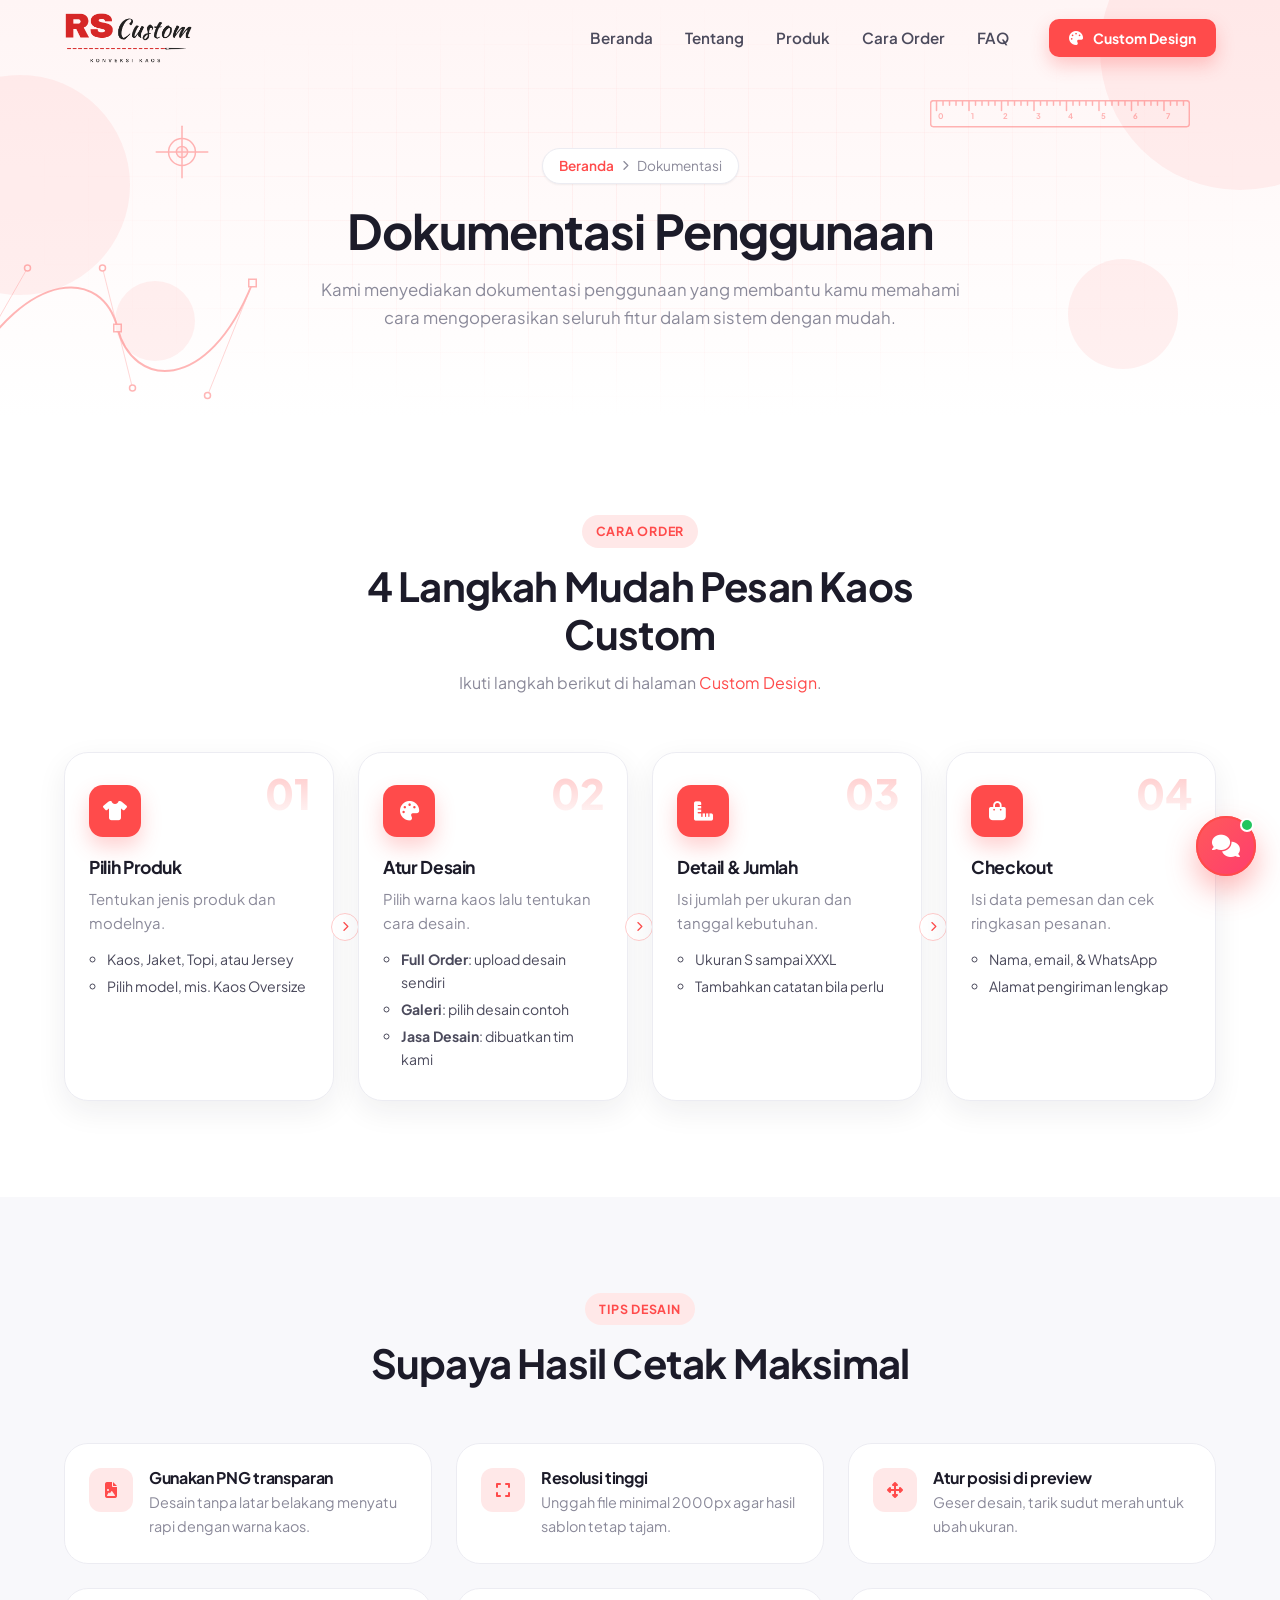
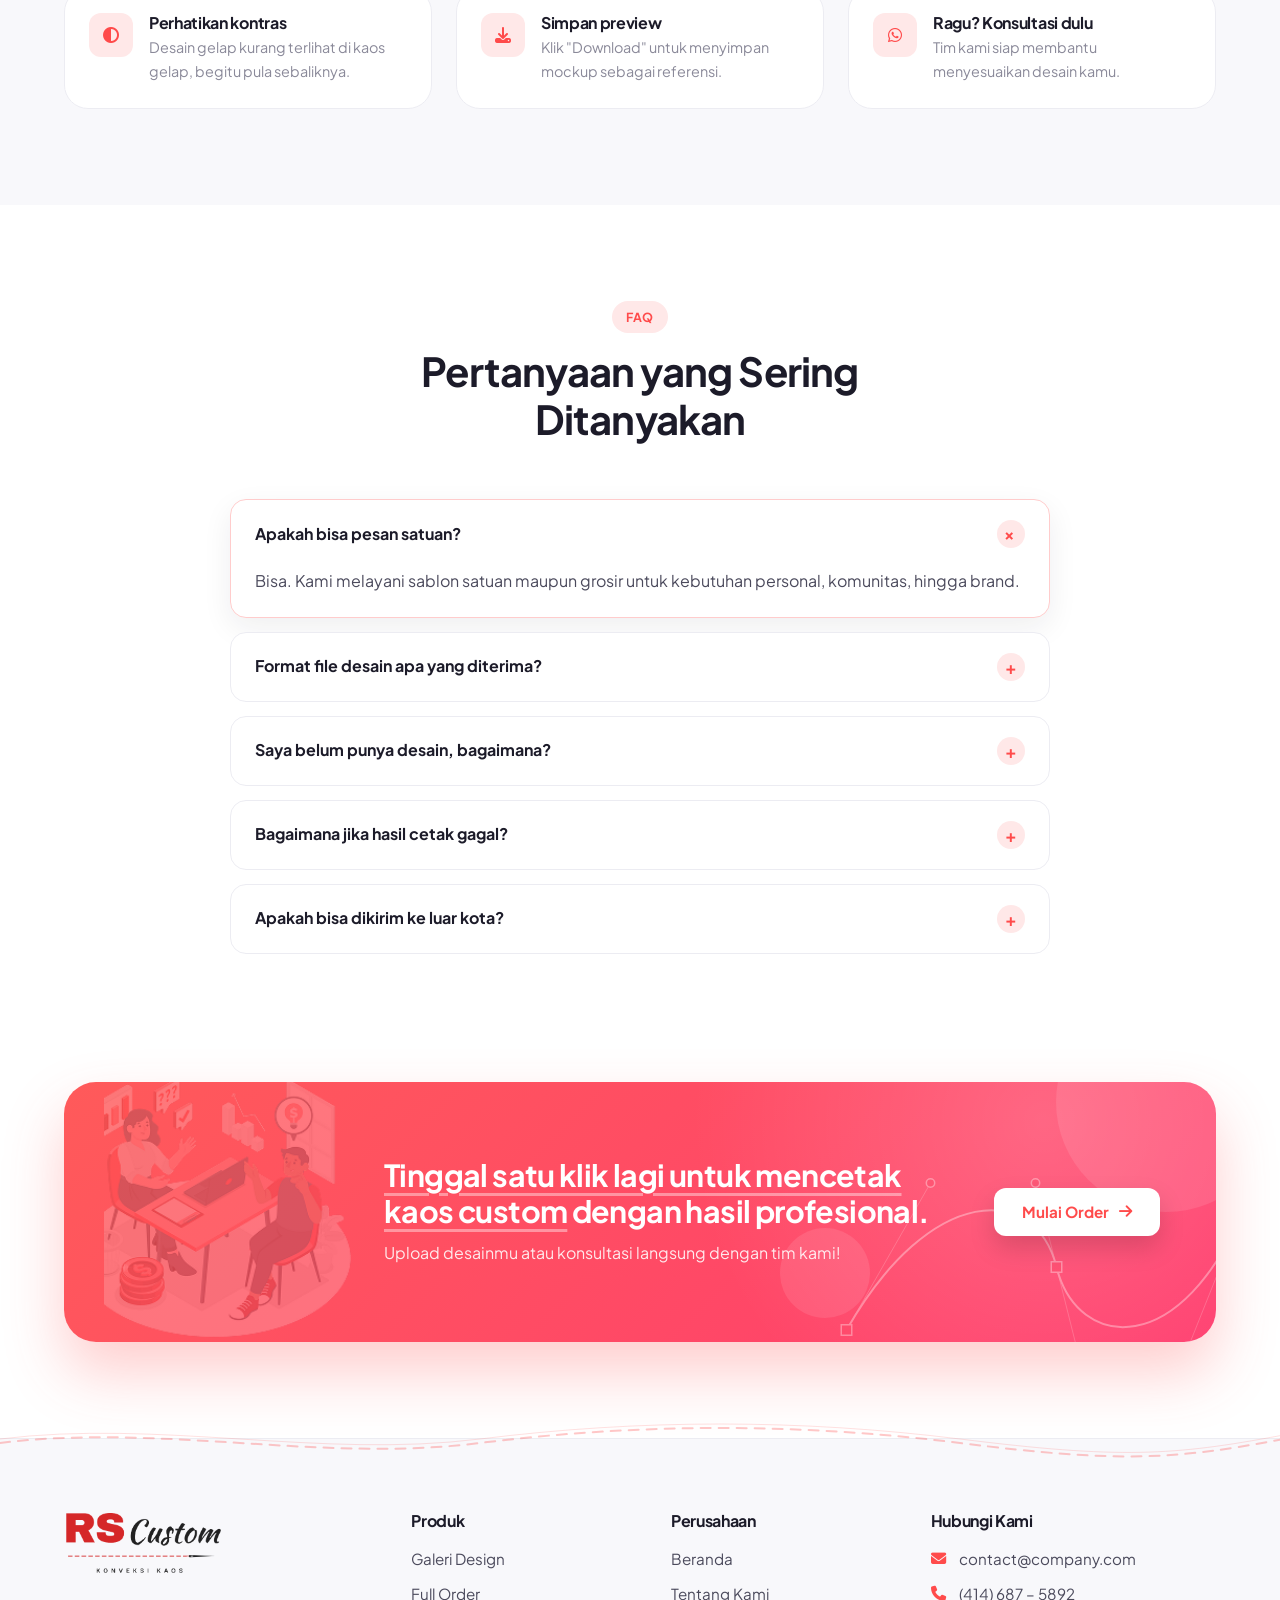
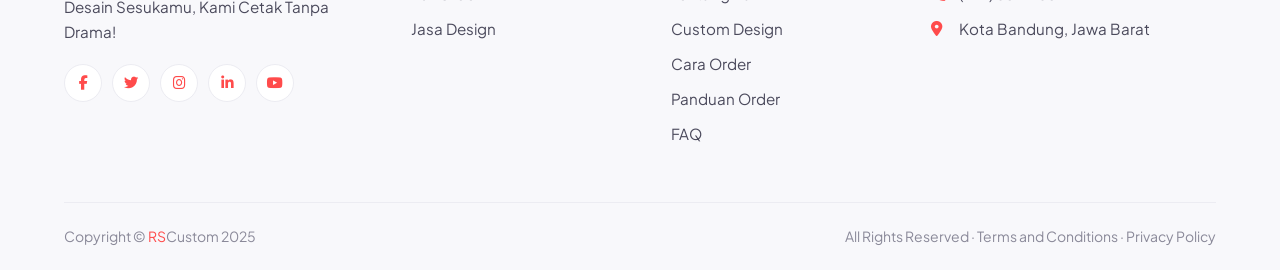
<file: dokumentasi.html>
<!DOCTYPE html>
<html lang="id">
  <head>
    <meta charset="UTF-8" />
    <meta name="viewport" content="width=device-width, initial-scale=1.0" />
    <title>Dokumentasi | RSCustom</title>
    <meta
      name="description"
      content="Panduan lengkap cara memesan kaos custom di RSCustom."
    />
    <link rel="icon" type="image/png" href="./assets/logo.png" />
    <link rel="preconnect" href="https://fonts.googleapis.com" />
    <link rel="preconnect" href="https://fonts.gstatic.com" crossorigin />
    <link
      href="https://fonts.googleapis.com/css2?family=Plus+Jakarta+Sans:wght@400;500;600;700;800&display=swap"
      rel="stylesheet"
    />
    <link
      rel="stylesheet"
      href="https://cdnjs.cloudflare.com/ajax/libs/font-awesome/6.5.0/css/all.min.css"
    />
    <link href="https://unpkg.com/aos@2.3.1/dist/aos.css" rel="stylesheet" />
    <link href="./css/custom.css" rel="stylesheet" />
    <link href="./css/dokumentasi.css" rel="stylesheet" />
  </head>
  <body>
    <!-- Ornamen garis bertema alat desain (dipakai lewat <use>) -->
    <svg class="deco-sprite" aria-hidden="true" focusable="false">
      <symbol id="d-pen" viewBox="0 0 400 200"><g fill="none" stroke="currentColor" stroke-width="1.5" stroke-linecap="round">
        <path vector-effect="non-scaling-stroke" d="M10 160C90 20 190 20 210 100S330 190 390 40" class="d-draw"/>
        <line vector-effect="non-scaling-stroke" x1="10" y1="160" x2="90" y2="20" class="d-thin"/><line vector-effect="non-scaling-stroke" x1="190" y1="20" x2="230" y2="180" class="d-thin"/><line vector-effect="non-scaling-stroke" x1="330" y1="190" x2="390" y2="40" class="d-thin"/>
        <circle vector-effect="non-scaling-stroke" cx="90" cy="20" r="4" class="d-fill"/><circle vector-effect="non-scaling-stroke" cx="190" cy="20" r="4" class="d-fill"/><circle vector-effect="non-scaling-stroke" cx="230" cy="180" r="4" class="d-fill"/><circle vector-effect="non-scaling-stroke" cx="330" cy="190" r="4" class="d-fill"/>
        <rect vector-effect="non-scaling-stroke" x="5" y="155" width="10" height="10" class="d-fill"/><rect vector-effect="non-scaling-stroke" x="205" y="95" width="10" height="10" class="d-fill"/><rect vector-effect="non-scaling-stroke" x="385" y="35" width="10" height="10" class="d-fill"/>
      </g></symbol>
      <symbol id="d-reg" viewBox="0 0 100 100"><g fill="none" stroke="currentColor" stroke-width="1.5" stroke-linecap="round">
        <circle vector-effect="non-scaling-stroke" cx="50" cy="50" r="24"/><circle vector-effect="non-scaling-stroke" cx="50" cy="50" r="10" class="d-soft"/>
        <line vector-effect="non-scaling-stroke" x1="50" y1="4" x2="50" y2="96"/><line vector-effect="non-scaling-stroke" x1="4" y1="50" x2="96" y2="50"/>
      </g></symbol>
      <symbol id="d-ruler" viewBox="0 0 400 44"><g fill="none" stroke="currentColor" stroke-width="1.5" stroke-linecap="round">
        <rect vector-effect="non-scaling-stroke" x="1" y="1" width="398" height="40" rx="4"/><line vector-effect="non-scaling-stroke" x1="10" y1="1" x2="10" y2="16"/><text class="d-text" x="13" y="30">0</text><line vector-effect="non-scaling-stroke" x1="20" y1="1" x2="20" y2="8"/><line vector-effect="non-scaling-stroke" x1="30" y1="1" x2="30" y2="8"/><line vector-effect="non-scaling-stroke" x1="40" y1="1" x2="40" y2="8"/><line vector-effect="non-scaling-stroke" x1="50" y1="1" x2="50" y2="8"/><line vector-effect="non-scaling-stroke" x1="60" y1="1" x2="60" y2="16"/><text class="d-text" x="63" y="30">1</text><line vector-effect="non-scaling-stroke" x1="70" y1="1" x2="70" y2="8"/><line vector-effect="non-scaling-stroke" x1="80" y1="1" x2="80" y2="8"/><line vector-effect="non-scaling-stroke" x1="90" y1="1" x2="90" y2="8"/><line vector-effect="non-scaling-stroke" x1="100" y1="1" x2="100" y2="8"/><line vector-effect="non-scaling-stroke" x1="110" y1="1" x2="110" y2="16"/><text class="d-text" x="113" y="30">2</text><line vector-effect="non-scaling-stroke" x1="120" y1="1" x2="120" y2="8"/><line vector-effect="non-scaling-stroke" x1="130" y1="1" x2="130" y2="8"/><line vector-effect="non-scaling-stroke" x1="140" y1="1" x2="140" y2="8"/><line vector-effect="non-scaling-stroke" x1="150" y1="1" x2="150" y2="8"/><line vector-effect="non-scaling-stroke" x1="160" y1="1" x2="160" y2="16"/><text class="d-text" x="163" y="30">3</text><line vector-effect="non-scaling-stroke" x1="170" y1="1" x2="170" y2="8"/><line vector-effect="non-scaling-stroke" x1="180" y1="1" x2="180" y2="8"/><line vector-effect="non-scaling-stroke" x1="190" y1="1" x2="190" y2="8"/><line vector-effect="non-scaling-stroke" x1="200" y1="1" x2="200" y2="8"/><line vector-effect="non-scaling-stroke" x1="210" y1="1" x2="210" y2="16"/><text class="d-text" x="213" y="30">4</text><line vector-effect="non-scaling-stroke" x1="220" y1="1" x2="220" y2="8"/><line vector-effect="non-scaling-stroke" x1="230" y1="1" x2="230" y2="8"/><line vector-effect="non-scaling-stroke" x1="240" y1="1" x2="240" y2="8"/><line vector-effect="non-scaling-stroke" x1="250" y1="1" x2="250" y2="8"/><line vector-effect="non-scaling-stroke" x1="260" y1="1" x2="260" y2="16"/><text class="d-text" x="263" y="30">5</text><line vector-effect="non-scaling-stroke" x1="270" y1="1" x2="270" y2="8"/><line vector-effect="non-scaling-stroke" x1="280" y1="1" x2="280" y2="8"/><line vector-effect="non-scaling-stroke" x1="290" y1="1" x2="290" y2="8"/><line vector-effect="non-scaling-stroke" x1="300" y1="1" x2="300" y2="8"/><line vector-effect="non-scaling-stroke" x1="310" y1="1" x2="310" y2="16"/><text class="d-text" x="313" y="30">6</text><line vector-effect="non-scaling-stroke" x1="320" y1="1" x2="320" y2="8"/><line vector-effect="non-scaling-stroke" x1="330" y1="1" x2="330" y2="8"/><line vector-effect="non-scaling-stroke" x1="340" y1="1" x2="340" y2="8"/><line vector-effect="non-scaling-stroke" x1="350" y1="1" x2="350" y2="8"/><line vector-effect="non-scaling-stroke" x1="360" y1="1" x2="360" y2="16"/><text class="d-text" x="363" y="30">7</text><line vector-effect="non-scaling-stroke" x1="370" y1="1" x2="370" y2="8"/><line vector-effect="non-scaling-stroke" x1="380" y1="1" x2="380" y2="8"/><line vector-effect="non-scaling-stroke" x1="390" y1="1" x2="390" y2="8"/>
      </g></symbol>
      <symbol id="d-dim" viewBox="0 0 300 40"><g fill="none" stroke="currentColor" stroke-width="1.5" stroke-linecap="round">
        <line vector-effect="non-scaling-stroke" x1="10" y1="6" x2="10" y2="34"/><line vector-effect="non-scaling-stroke" x1="290" y1="6" x2="290" y2="34"/>
        <line vector-effect="non-scaling-stroke" x1="10" y1="20" x2="118" y2="20"/><line vector-effect="non-scaling-stroke" x1="182" y1="20" x2="290" y2="20"/>
        <path vector-effect="non-scaling-stroke" d="M18 15 10 20 18 25M282 15 290 20 282 25"/>
        <text class="d-text" x="150" y="24" text-anchor="middle">50 cm</text>
      </g></symbol>
      <symbol id="d-bbox" viewBox="0 0 200 150"><g fill="none" stroke="currentColor" stroke-width="1.5" stroke-linecap="round">
        <rect vector-effect="non-scaling-stroke" x="6" y="26" width="188" height="118" class="d-dash"/>
        <line vector-effect="non-scaling-stroke" x1="100" y1="10" x2="100" y2="26"/><circle vector-effect="non-scaling-stroke" cx="100" cy="8" r="5" class="d-fill"/>
        <rect vector-effect="non-scaling-stroke" x="2" y="22" width="8" height="8" class="d-fill"/><rect vector-effect="non-scaling-stroke" x="96" y="22" width="8" height="8" class="d-fill"/><rect vector-effect="non-scaling-stroke" x="190" y="22" width="8" height="8" class="d-fill"/><rect vector-effect="non-scaling-stroke" x="2" y="81" width="8" height="8" class="d-fill"/><rect vector-effect="non-scaling-stroke" x="190" y="81" width="8" height="8" class="d-fill"/><rect vector-effect="non-scaling-stroke" x="2" y="140" width="8" height="8" class="d-fill"/><rect vector-effect="non-scaling-stroke" x="96" y="140" width="8" height="8" class="d-fill"/><rect vector-effect="non-scaling-stroke" x="190" y="140" width="8" height="8" class="d-fill"/>
      </g></symbol>
      <symbol id="d-crop" viewBox="0 0 40 40"><g fill="none" stroke="currentColor" stroke-width="1.5" stroke-linecap="round">
        <path vector-effect="non-scaling-stroke" d="M0 14H10M14 0V10"/>
      </g></symbol>
      <symbol id="d-stitch" viewBox="0 0 1200 120" preserveAspectRatio="none"><g fill="none" stroke="currentColor" stroke-width="1.5" stroke-linecap="round">
        <path vector-effect="non-scaling-stroke" d="M0 60C150 0 300 120 450 60S750 0 900 60 1100 110 1200 50" class="d-thin"/>
        <path vector-effect="non-scaling-stroke" d="M0 72C150 12 300 132 450 72S750 12 900 72 1100 122 1200 62" class="d-stitch"/>
      </g></symbol>
    </svg>
    <!-- Navbar -->
    <header class="site-header">
      <nav class="nav container">
        <a href="index.html" class="logo" aria-label="RSCustom — Beranda"><img src="./assets/logo-rscustom.png" alt="RSCustom Konveksi Kaos" width="493" height="198" /></a>
        <button
          class="nav-toggle"
          type="button"
          aria-label="Buka menu"
          aria-expanded="false"
          aria-controls="navMenu"
        >
          <span></span><span></span><span></span>
        </button>
        <div class="nav-menu" id="navMenu">
          <div class="menu">
            <a href="index.html#beranda">Beranda</a>
            <a href="index.html#tentang">Tentang</a>
            <a href="index.html#produk">Produk</a>
            <a href="index.html#cara-order">Cara Order</a>
            <a href="index.html#faq">FAQ</a>
          </div>
          <a href="customDesign.html" class="btn btn-primary btn-sm nav-cta"
            ><i class="fas fa-palette"></i> Custom Design</a
          >
        </div>
      </nav>
    </header>

    <main>
      <!-- Hero -->
      <section class="page-hero">
        <svg class="deco deco-pen ph-pen" viewBox="0 0 400 200" aria-hidden="true"><use href="#d-pen"/></svg>
        <svg class="deco deco-ruler ph-ruler" viewBox="0 0 400 44" aria-hidden="true"><use href="#d-ruler"/></svg>
        <svg class="deco deco-reg ph-reg" viewBox="0 0 100 100" aria-hidden="true"><use href="#d-reg"/></svg>
        <span class="blob blob-1"></span>
        <span class="blob blob-2"></span>
        <span class="blob blob-3"></span>
        <span class="blob blob-4"></span>
        <div class="container">
          <nav class="breadcrumb" aria-label="Breadcrumb">
            <a href="index.html">Beranda</a>
            <i class="fas fa-chevron-right"></i>
            <span>Dokumentasi</span>
          </nav>
          <h1>Dokumentasi Penggunaan</h1>
          <p>
            Kami menyediakan dokumentasi penggunaan yang membantu kamu memahami
            cara mengoperasikan seluruh fitur dalam sistem dengan mudah.
          </p>
        </div>
      </section>

      <!-- Langkah order -->
      <section class="section">
        <div class="container">
          <div class="section-head" data-aos="fade-up">
            <span class="eyebrow">Cara Order</span>
            <h2>4 Langkah Mudah Pesan Kaos Custom</h2>
            <p>
              Ikuti langkah berikut di halaman
              <a href="customDesign.html" class="text-primary">Custom Design</a>.
            </p>
          </div>

          <ol class="guide-steps">
            <li class="guide-step" data-aos="fade-up">
              <span class="num">01</span>
              <div class="icon-chip"><i class="fas fa-shirt"></i></div>
              <h3>Pilih Produk</h3>
              <p>Tentukan jenis produk dan modelnya.</p>
              <ul>
                <li>Kaos, Jaket, Topi, atau Jersey</li>
                <li>Pilih model, mis. Kaos Oversize</li>
              </ul>
            </li>
            <li class="guide-step" data-aos="fade-up" data-aos-delay="80">
              <span class="num">02</span>
              <div class="icon-chip"><i class="fas fa-palette"></i></div>
              <h3>Atur Desain</h3>
              <p>Pilih warna kaos lalu tentukan cara desain.</p>
              <ul>
                <li><b>Full Order</b>: upload desain sendiri</li>
                <li><b>Galeri</b>: pilih desain contoh</li>
                <li><b>Jasa Desain</b>: dibuatkan tim kami</li>
              </ul>
            </li>
            <li class="guide-step" data-aos="fade-up" data-aos-delay="160">
              <span class="num">03</span>
              <div class="icon-chip"><i class="fas fa-ruler-combined"></i></div>
              <h3>Detail &amp; Jumlah</h3>
              <p>Isi jumlah per ukuran dan tanggal kebutuhan.</p>
              <ul>
                <li>Ukuran S sampai XXXL</li>
                <li>Tambahkan catatan bila perlu</li>
              </ul>
            </li>
            <li class="guide-step" data-aos="fade-up" data-aos-delay="240">
              <span class="num">04</span>
              <div class="icon-chip"><i class="fas fa-bag-shopping"></i></div>
              <h3>Checkout</h3>
              <p>Isi data pemesan dan cek ringkasan pesanan.</p>
              <ul>
                <li>Nama, email, &amp; WhatsApp</li>
                <li>Alamat pengiriman lengkap</li>
              </ul>
            </li>
          </ol>
        </div>
      </section>

      <!-- Tips -->
      <section class="section tips">
        <div class="container">
          <div class="section-head" data-aos="fade-up">
            <span class="eyebrow">Tips Desain</span>
            <h2>Supaya Hasil Cetak Maksimal</h2>
          </div>
          <div class="tips-grid">
            <article class="tip-card" data-aos="fade-up">
              <i class="fas fa-file-image"></i>
              <div>
                <h3>Gunakan PNG transparan</h3>
                <p>Desain tanpa latar belakang menyatu rapi dengan warna kaos.</p>
              </div>
            </article>
            <article class="tip-card" data-aos="fade-up" data-aos-delay="80">
              <i class="fas fa-expand"></i>
              <div>
                <h3>Resolusi tinggi</h3>
                <p>Unggah file minimal 2000px agar hasil sablon tetap tajam.</p>
              </div>
            </article>
            <article class="tip-card" data-aos="fade-up" data-aos-delay="160">
              <i class="fas fa-up-down-left-right"></i>
              <div>
                <h3>Atur posisi di preview</h3>
                <p>Geser desain, tarik sudut merah untuk ubah ukuran.</p>
              </div>
            </article>
            <article class="tip-card" data-aos="fade-up">
              <i class="fas fa-circle-half-stroke"></i>
              <div>
                <h3>Perhatikan kontras</h3>
                <p>Desain gelap kurang terlihat di kaos gelap, begitu pula sebaliknya.</p>
              </div>
            </article>
            <article class="tip-card" data-aos="fade-up" data-aos-delay="80">
              <i class="fas fa-download"></i>
              <div>
                <h3>Simpan preview</h3>
                <p>Klik "Download" untuk menyimpan mockup sebagai referensi.</p>
              </div>
            </article>
            <article class="tip-card" data-aos="fade-up" data-aos-delay="160">
              <i class="fab fa-whatsapp"></i>
              <div>
                <h3>Ragu? Konsultasi dulu</h3>
                <p>Tim kami siap membantu menyesuaikan desain kamu.</p>
              </div>
            </article>
          </div>
        </div>
      </section>

      <!-- FAQ -->
      <section class="section">
        <div class="container">
          <div class="section-head" data-aos="fade-up">
            <span class="eyebrow">FAQ</span>
            <h2>Pertanyaan yang Sering Ditanyakan</h2>
          </div>
          <div class="faq-list" data-aos="fade-up">
            <details class="faq-item" open>
              <summary>Apakah bisa pesan satuan?</summary>
              <p>
                Bisa. Kami melayani sablon satuan maupun grosir untuk
                kebutuhan personal, komunitas, hingga brand.
              </p>
            </details>
            <details class="faq-item">
              <summary>Format file desain apa yang diterima?</summary>
              <p>
                File JPG dan PNG. Untuk hasil terbaik gunakan PNG dengan latar
                transparan dan resolusi tinggi.
              </p>
            </details>
            <details class="faq-item">
              <summary>Saya belum punya desain, bagaimana?</summary>
              <p>
                Pilih opsi <b>Galeri Desain</b> untuk memakai desain contoh,
                atau <b>Jasa Desain</b> agar tim kami membuatkan desain sesuai
                brief yang kamu tulis di catatan pesanan.
              </p>
            </details>
            <details class="faq-item">
              <summary>Bagaimana jika hasil cetak gagal?</summary>
              <p>
                Kami memberikan jaminan cetak ulang jika terjadi kegagalan
                produksi.
              </p>
            </details>
            <details class="faq-item">
              <summary>Apakah bisa dikirim ke luar kota?</summary>
              <p>Bisa, kami melayani pengiriman ke seluruh Indonesia.</p>
            </details>
          </div>
        </div>
      </section>

      <!-- CTA -->
      <section class="cta">
        <div class="container">
          <div class="cta-card" data-aos="fade-up">
        <svg class="deco deco-pen cta-pen" viewBox="0 0 400 200" aria-hidden="true"><use href="#d-pen"/></svg>
            <img src="./assets/consult.png" alt="" aria-hidden="true" />
            <div class="cta-text">
              <h2>
                <span class="text-primary"
                  >Tinggal satu klik lagi untuk mencetak kaos custom</span
                >
                dengan hasil profesional.
              </h2>
              <p>Upload desainmu atau konsultasi langsung dengan tim kami!</p>
            </div>
            <a href="customDesign.html" class="btn btn-primary"
              >Mulai Order <i class="fas fa-arrow-right"></i
            ></a>
          </div>
        </div>
      </section>
    </main>

    <!-- Footer -->
    <footer class="site-footer" id="kontak">
        <svg class="deco deco-stitch footer-stitch" viewBox="0 0 1200 120" aria-hidden="true" preserveAspectRatio="none"><use href="#d-stitch"/></svg>
      <div class="container">
        <div class="footer-grid">
          <div class="footer-col footer-brand">
            <a href="index.html" class="logo" aria-label="RSCustom — Beranda"><img src="./assets/logo-rscustom.png" alt="RSCustom Konveksi Kaos" width="493" height="198" /></a>
            <p>Desain Sesukamu, Kami Cetak Tanpa Drama!</p>
            <div class="social-icons">
              <a href="#" aria-label="Facebook"><i class="fab fa-facebook-f"></i></a>
              <a href="#" aria-label="Twitter"><i class="fab fa-twitter"></i></a>
              <a href="#" aria-label="Instagram"><i class="fab fa-instagram"></i></a>
              <a href="#" aria-label="LinkedIn"><i class="fab fa-linkedin-in"></i></a>
              <a href="#" aria-label="YouTube"><i class="fab fa-youtube"></i></a>
            </div>
          </div>
          <div class="footer-col">
            <h4>Produk</h4>
            <ul>
              <li><a href="customDesign.html">Galeri Design</a></li>
              <li><a href="customDesign.html">Full Order</a></li>
              <li><a href="customDesign.html">Jasa Design</a></li>
            </ul>
          </div>
          <div class="footer-col">
            <h4>Perusahaan</h4>
            <ul>
              <li><a href="index.html">Beranda</a></li>
              <li><a href="tentang.html">Tentang Kami</a></li>
              <li><a href="customDesign.html">Custom Design</a></li>
              <li><a href="index.html#cara-order">Cara Order</a></li>
              <li><a href="panduan.html">Panduan Order</a></li>
              <li><a href="index.html#faq">FAQ</a></li>
            </ul>
          </div>
          <div class="footer-col">
            <h4>Hubungi Kami</h4>
            <ul class="contact-info">
              <li><i class="fas fa-envelope"></i> contact@company.com</li>
              <li><i class="fas fa-phone"></i> (414) 687 – 5892</li>
              <li><i class="fas fa-location-dot"></i> Kota Bandung, Jawa Barat</li>
            </ul>
          </div>
        </div>
        <div class="footer-bottom">
          <p>Copyright © <span class="text-primary">RS</span>Custom 2025</p>
          <p>
            All Rights Reserved · <a href="#">Terms and Conditions</a> ·
            <a href="#">Privacy Policy</a>
          </p>
        </div>
      </div>
    </footer>

    <script src="https://unpkg.com/aos@2.3.1/dist/aos.js"></script>
    <script src="./js/index.js"></script>
  </body>
</html>
</file>
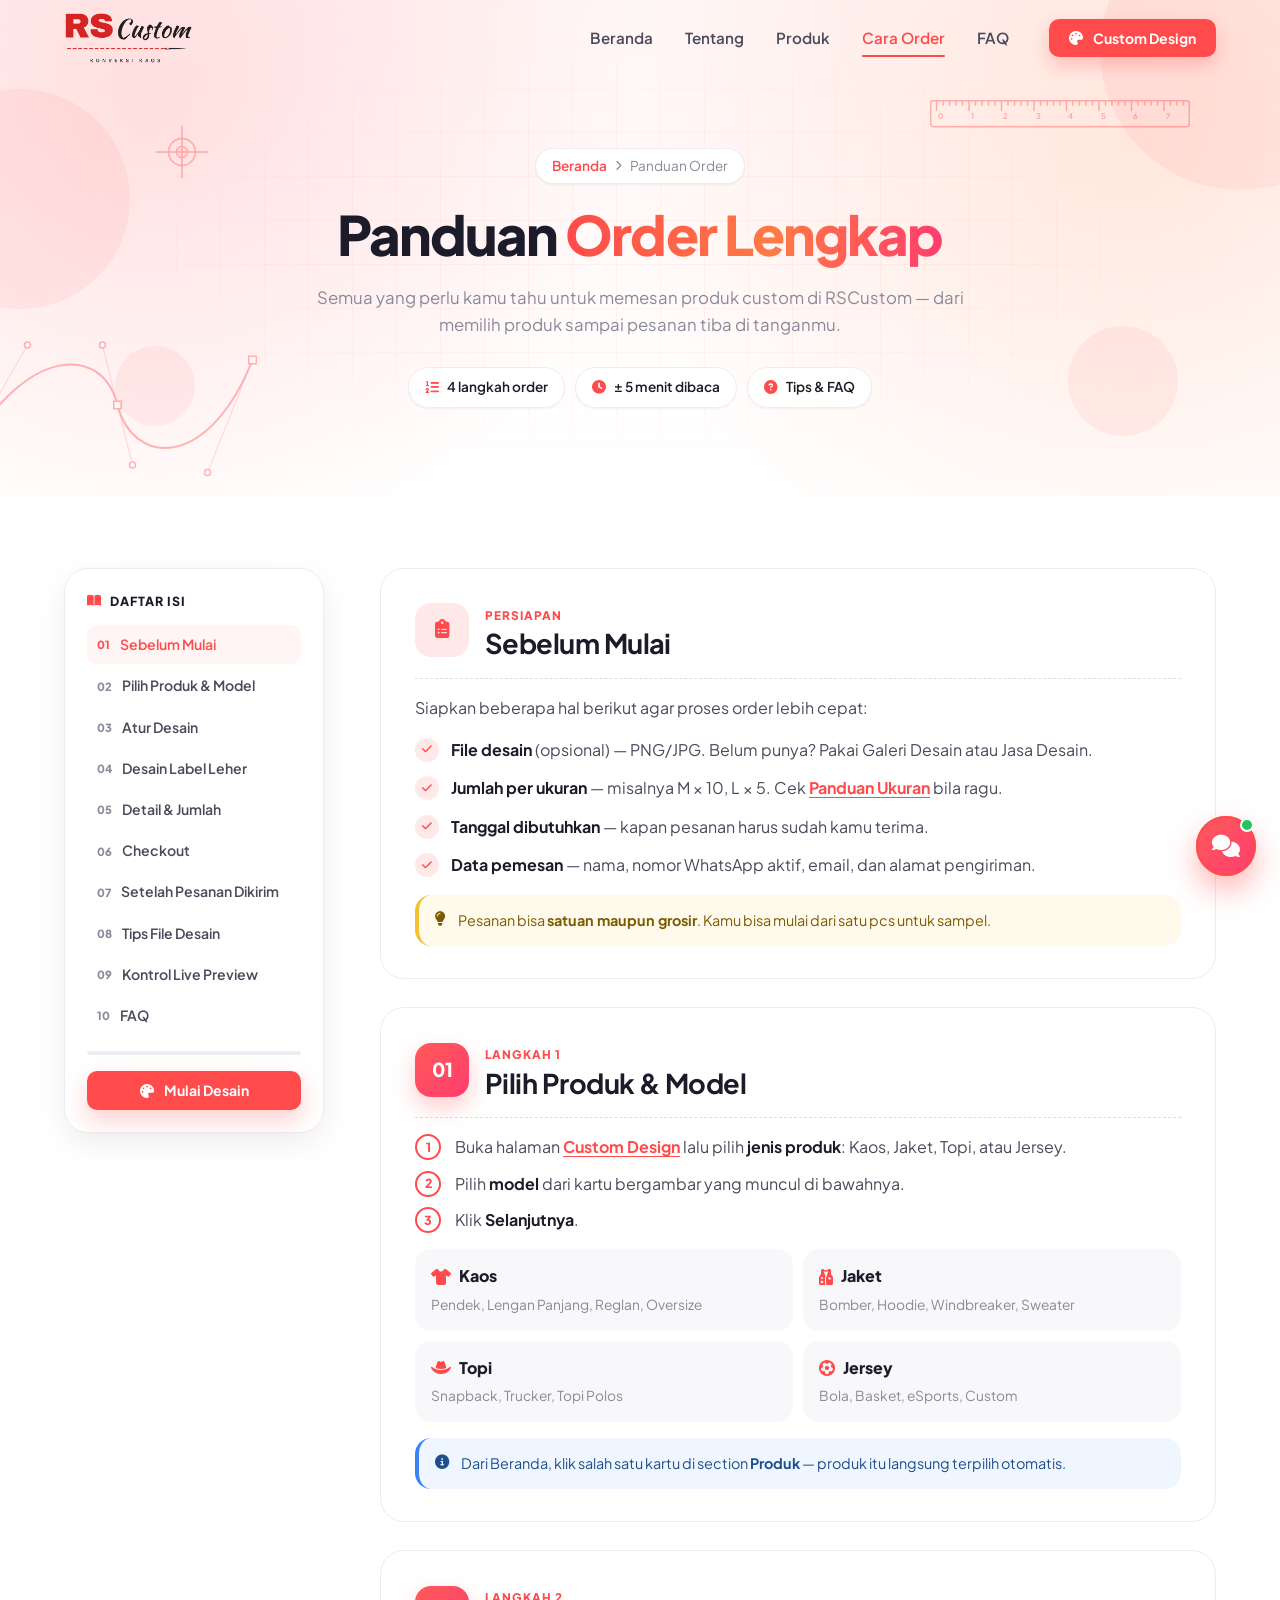
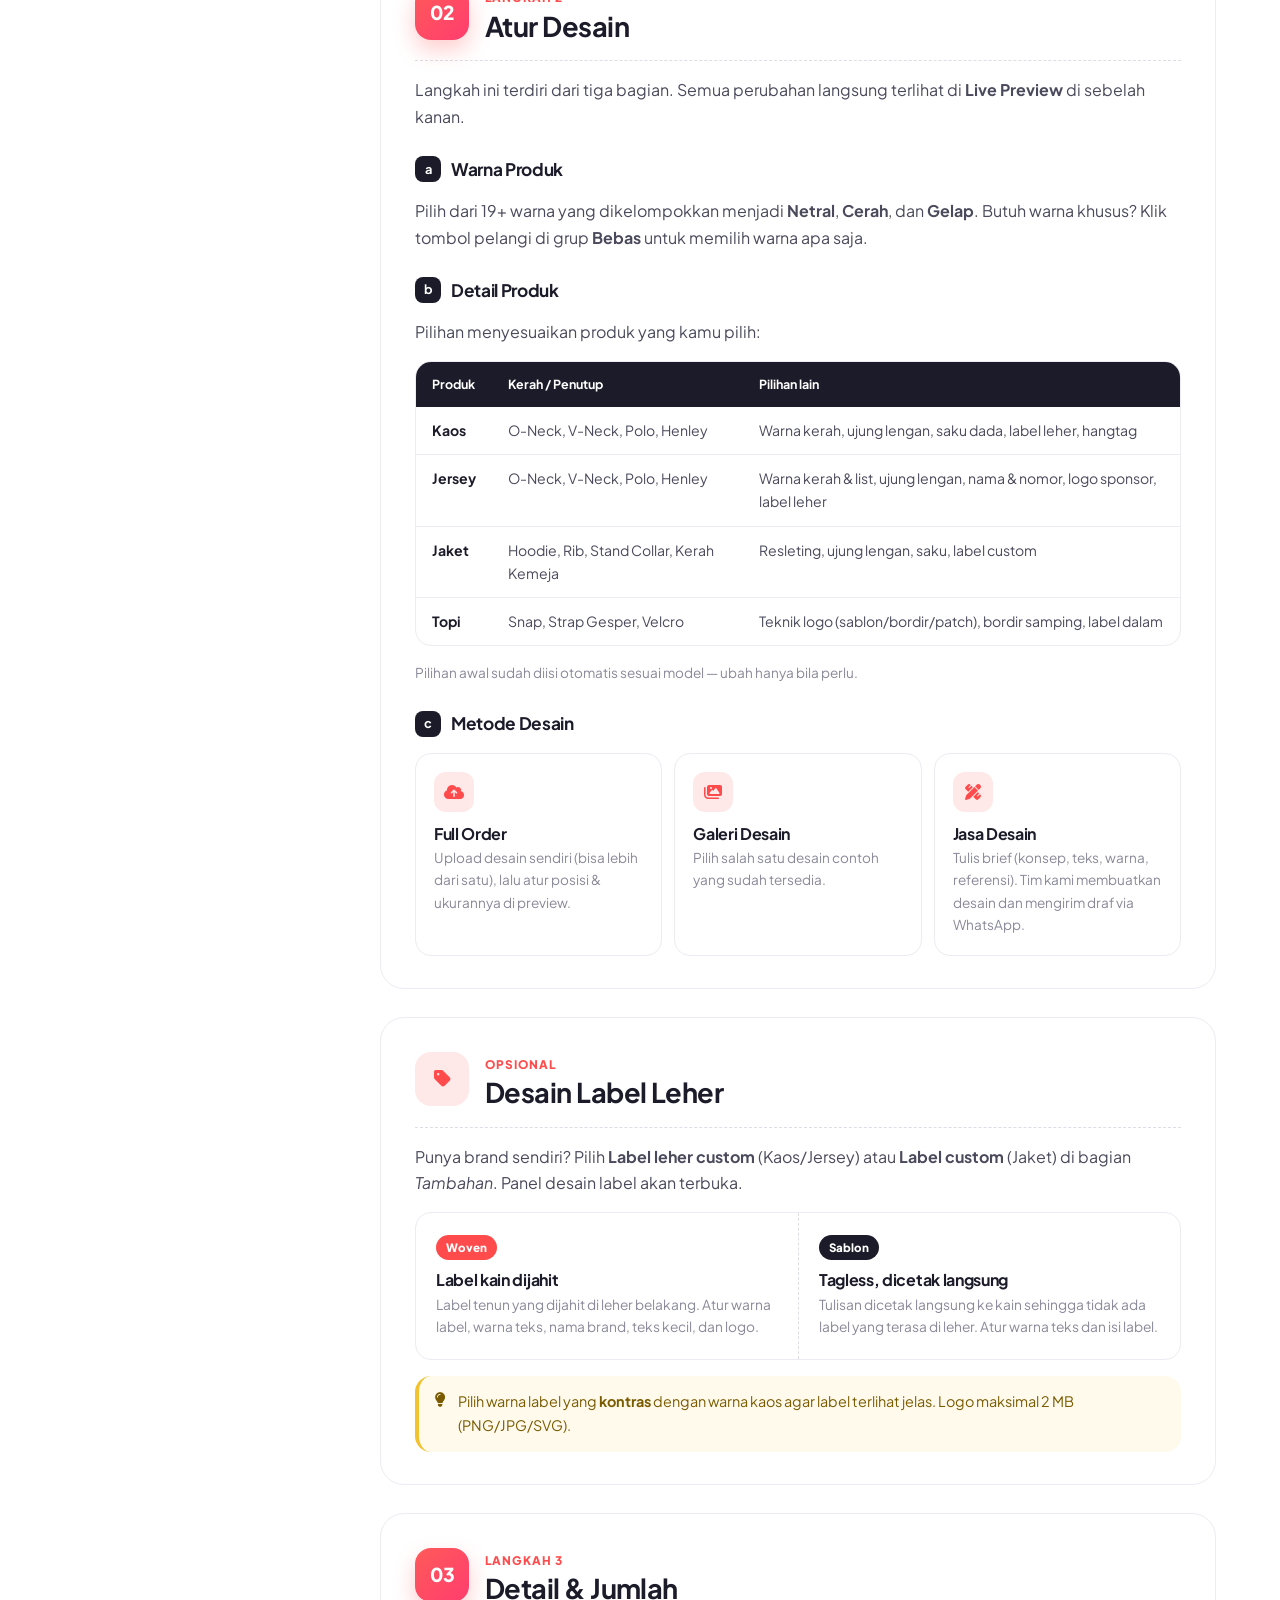
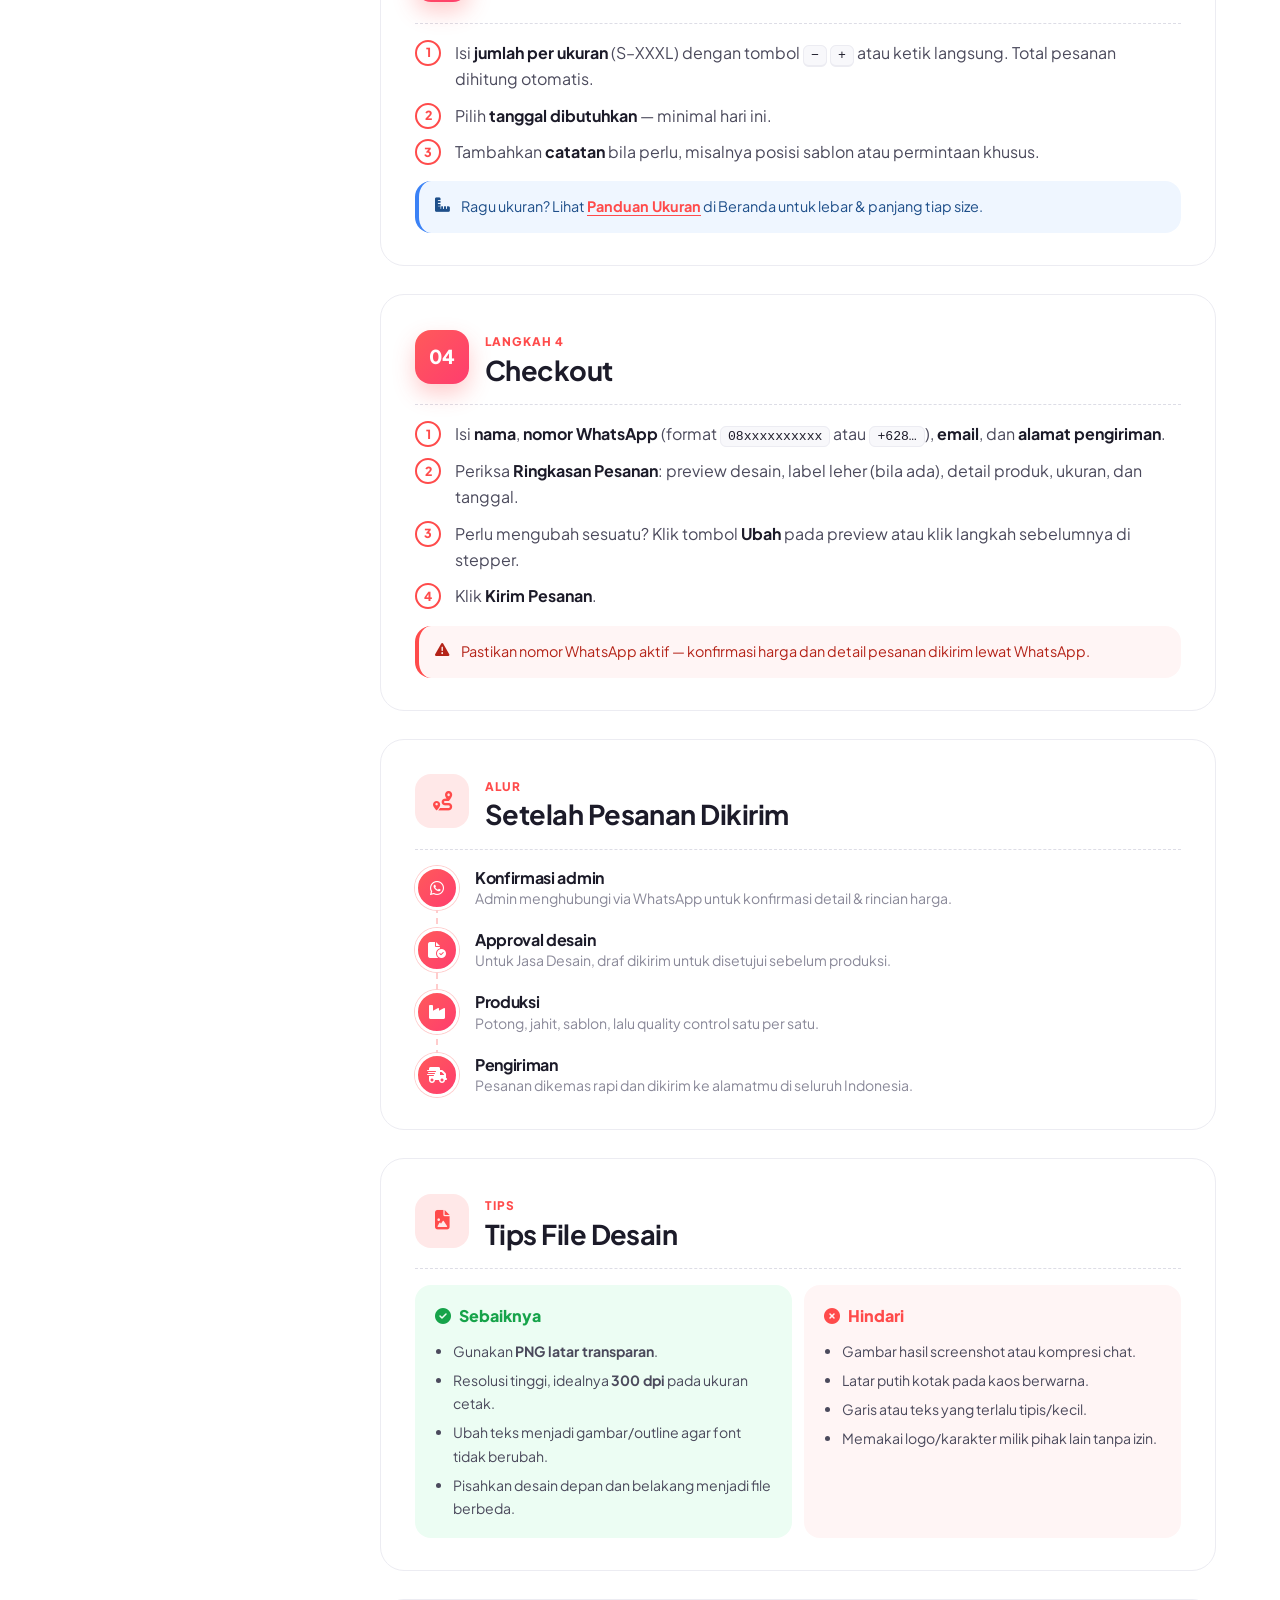
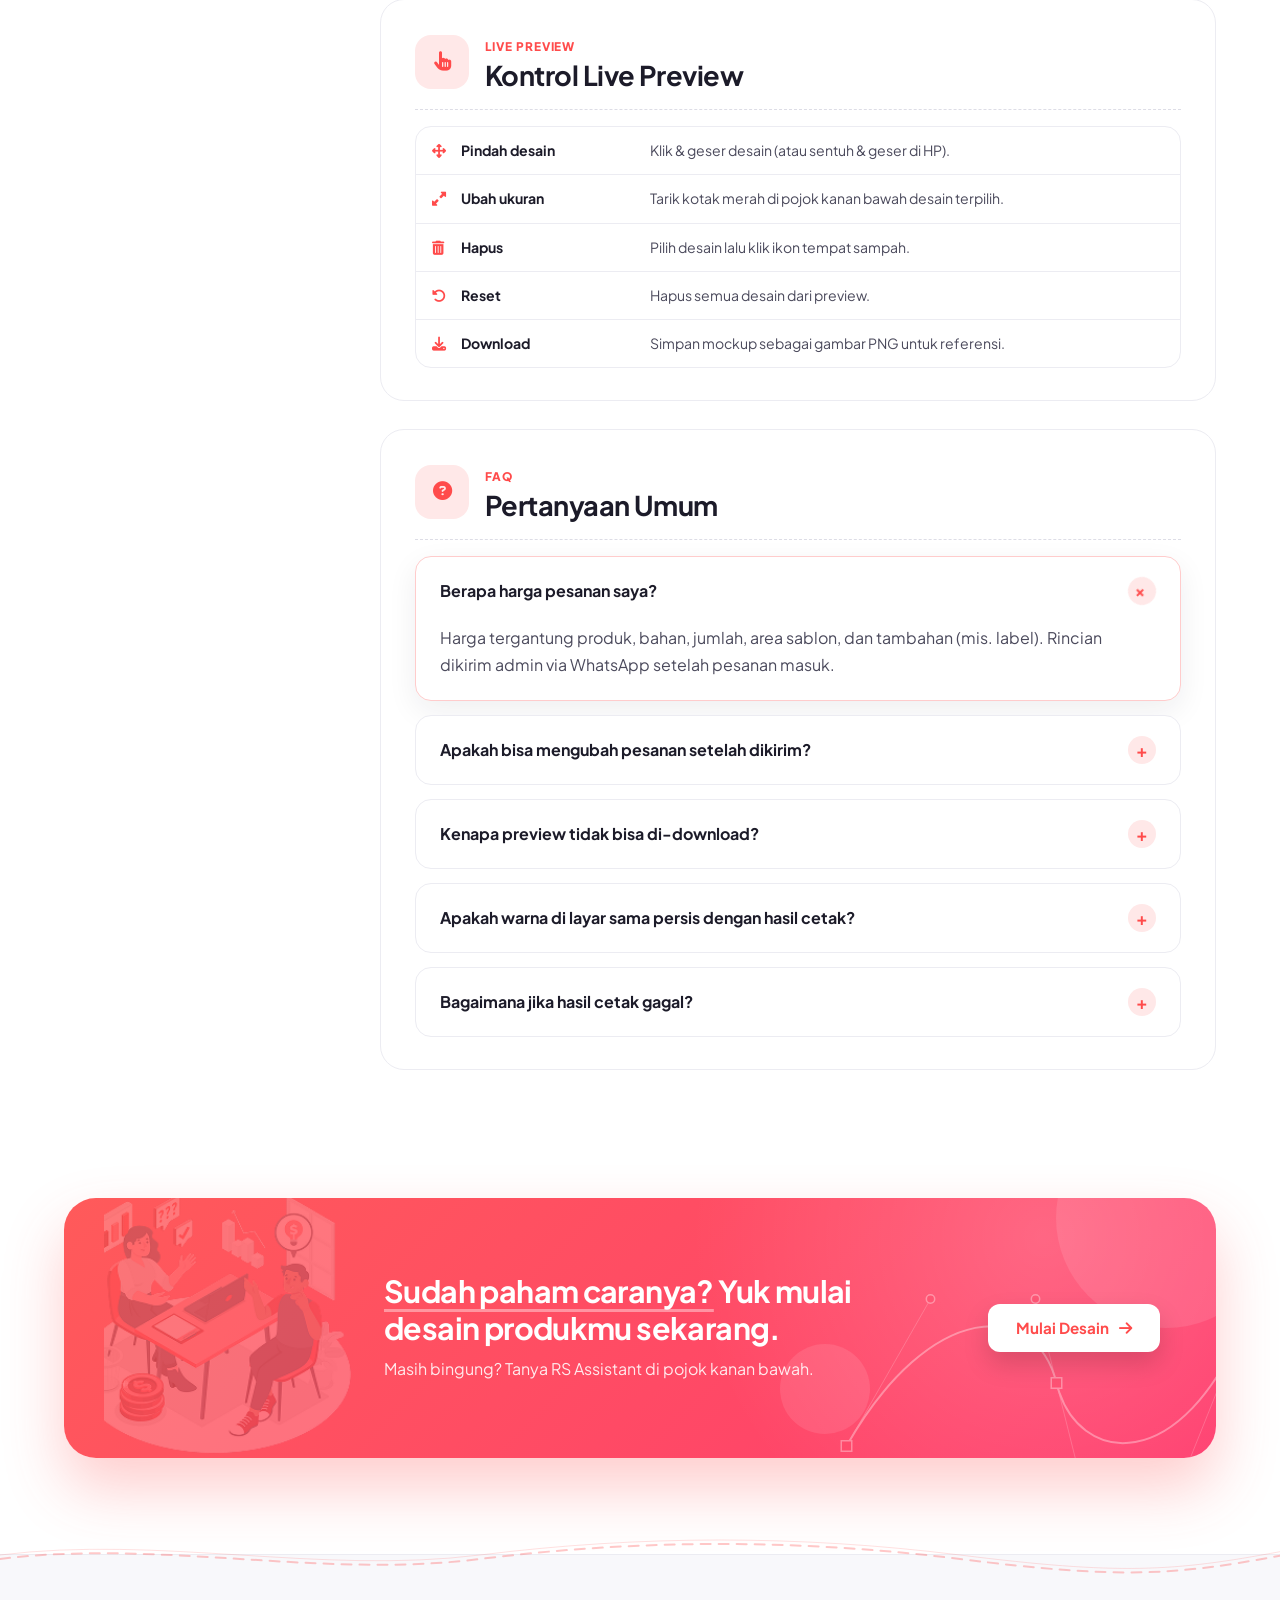
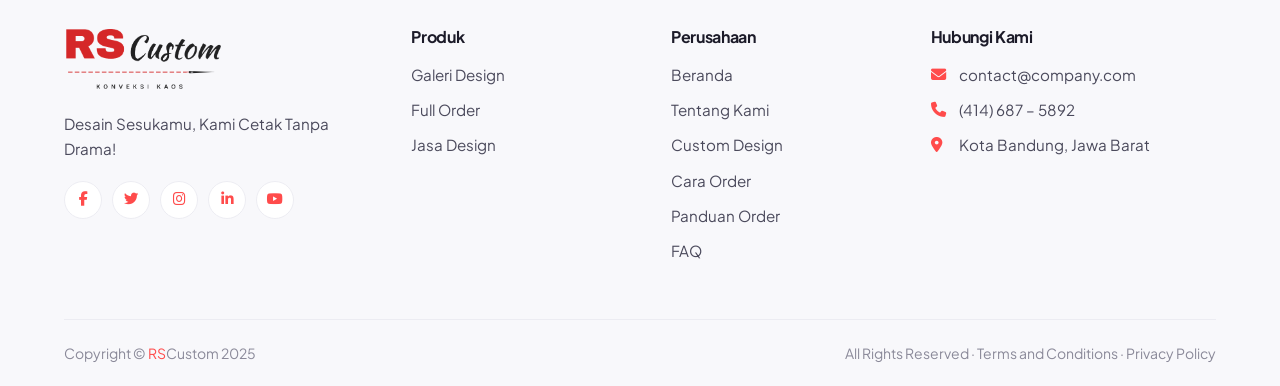
<file: panduan.html>
<!DOCTYPE html>
<html lang="id">
  <head>
    <meta charset="UTF-8" />
    <meta name="viewport" content="width=device-width, initial-scale=1.0" />
    <title>Panduan Order | RSCustom</title>
    <meta
      name="description"
      content="Panduan lengkap cara order produk custom di RSCustom: pilih produk, atur desain, label leher, ukuran, checkout, dan tips file desain."
    />
    <link rel="icon" type="image/png" href="./assets/logo.png" />
    <link rel="preconnect" href="https://fonts.googleapis.com" />
    <link rel="preconnect" href="https://fonts.gstatic.com" crossorigin />
    <link
      href="https://fonts.googleapis.com/css2?family=Plus+Jakarta+Sans:wght@400;500;600;700;800&display=swap"
      rel="stylesheet"
    />
    <link
      rel="stylesheet"
      href="https://cdnjs.cloudflare.com/ajax/libs/font-awesome/6.5.0/css/all.min.css"
    />
    <link href="https://unpkg.com/aos@2.3.1/dist/aos.css" rel="stylesheet" />
    <link href="./css/custom.css" rel="stylesheet" />
    <link href="./css/panduan.css" rel="stylesheet" />
  </head>
  <body>
    <!-- Ornamen garis bertema alat desain (dipakai lewat <use>) -->
    <svg class="deco-sprite" aria-hidden="true" focusable="false">
      <symbol id="d-pen" viewBox="0 0 400 200"><g fill="none" stroke="currentColor" stroke-width="1.5" stroke-linecap="round">
        <path vector-effect="non-scaling-stroke" d="M10 160C90 20 190 20 210 100S330 190 390 40" class="d-draw"/>
        <line vector-effect="non-scaling-stroke" x1="10" y1="160" x2="90" y2="20" class="d-thin"/><line vector-effect="non-scaling-stroke" x1="190" y1="20" x2="230" y2="180" class="d-thin"/><line vector-effect="non-scaling-stroke" x1="330" y1="190" x2="390" y2="40" class="d-thin"/>
        <circle vector-effect="non-scaling-stroke" cx="90" cy="20" r="4" class="d-fill"/><circle vector-effect="non-scaling-stroke" cx="190" cy="20" r="4" class="d-fill"/><circle vector-effect="non-scaling-stroke" cx="230" cy="180" r="4" class="d-fill"/><circle vector-effect="non-scaling-stroke" cx="330" cy="190" r="4" class="d-fill"/>
        <rect vector-effect="non-scaling-stroke" x="5" y="155" width="10" height="10" class="d-fill"/><rect vector-effect="non-scaling-stroke" x="205" y="95" width="10" height="10" class="d-fill"/><rect vector-effect="non-scaling-stroke" x="385" y="35" width="10" height="10" class="d-fill"/>
      </g></symbol>
      <symbol id="d-reg" viewBox="0 0 100 100"><g fill="none" stroke="currentColor" stroke-width="1.5" stroke-linecap="round">
        <circle vector-effect="non-scaling-stroke" cx="50" cy="50" r="24"/><circle vector-effect="non-scaling-stroke" cx="50" cy="50" r="10" class="d-soft"/>
        <line vector-effect="non-scaling-stroke" x1="50" y1="4" x2="50" y2="96"/><line vector-effect="non-scaling-stroke" x1="4" y1="50" x2="96" y2="50"/>
      </g></symbol>
      <symbol id="d-ruler" viewBox="0 0 400 44"><g fill="none" stroke="currentColor" stroke-width="1.5" stroke-linecap="round">
        <rect vector-effect="non-scaling-stroke" x="1" y="1" width="398" height="40" rx="4"/><line vector-effect="non-scaling-stroke" x1="10" y1="1" x2="10" y2="16"/><text class="d-text" x="13" y="30">0</text><line vector-effect="non-scaling-stroke" x1="20" y1="1" x2="20" y2="8"/><line vector-effect="non-scaling-stroke" x1="30" y1="1" x2="30" y2="8"/><line vector-effect="non-scaling-stroke" x1="40" y1="1" x2="40" y2="8"/><line vector-effect="non-scaling-stroke" x1="50" y1="1" x2="50" y2="8"/><line vector-effect="non-scaling-stroke" x1="60" y1="1" x2="60" y2="16"/><text class="d-text" x="63" y="30">1</text><line vector-effect="non-scaling-stroke" x1="70" y1="1" x2="70" y2="8"/><line vector-effect="non-scaling-stroke" x1="80" y1="1" x2="80" y2="8"/><line vector-effect="non-scaling-stroke" x1="90" y1="1" x2="90" y2="8"/><line vector-effect="non-scaling-stroke" x1="100" y1="1" x2="100" y2="8"/><line vector-effect="non-scaling-stroke" x1="110" y1="1" x2="110" y2="16"/><text class="d-text" x="113" y="30">2</text><line vector-effect="non-scaling-stroke" x1="120" y1="1" x2="120" y2="8"/><line vector-effect="non-scaling-stroke" x1="130" y1="1" x2="130" y2="8"/><line vector-effect="non-scaling-stroke" x1="140" y1="1" x2="140" y2="8"/><line vector-effect="non-scaling-stroke" x1="150" y1="1" x2="150" y2="8"/><line vector-effect="non-scaling-stroke" x1="160" y1="1" x2="160" y2="16"/><text class="d-text" x="163" y="30">3</text><line vector-effect="non-scaling-stroke" x1="170" y1="1" x2="170" y2="8"/><line vector-effect="non-scaling-stroke" x1="180" y1="1" x2="180" y2="8"/><line vector-effect="non-scaling-stroke" x1="190" y1="1" x2="190" y2="8"/><line vector-effect="non-scaling-stroke" x1="200" y1="1" x2="200" y2="8"/><line vector-effect="non-scaling-stroke" x1="210" y1="1" x2="210" y2="16"/><text class="d-text" x="213" y="30">4</text><line vector-effect="non-scaling-stroke" x1="220" y1="1" x2="220" y2="8"/><line vector-effect="non-scaling-stroke" x1="230" y1="1" x2="230" y2="8"/><line vector-effect="non-scaling-stroke" x1="240" y1="1" x2="240" y2="8"/><line vector-effect="non-scaling-stroke" x1="250" y1="1" x2="250" y2="8"/><line vector-effect="non-scaling-stroke" x1="260" y1="1" x2="260" y2="16"/><text class="d-text" x="263" y="30">5</text><line vector-effect="non-scaling-stroke" x1="270" y1="1" x2="270" y2="8"/><line vector-effect="non-scaling-stroke" x1="280" y1="1" x2="280" y2="8"/><line vector-effect="non-scaling-stroke" x1="290" y1="1" x2="290" y2="8"/><line vector-effect="non-scaling-stroke" x1="300" y1="1" x2="300" y2="8"/><line vector-effect="non-scaling-stroke" x1="310" y1="1" x2="310" y2="16"/><text class="d-text" x="313" y="30">6</text><line vector-effect="non-scaling-stroke" x1="320" y1="1" x2="320" y2="8"/><line vector-effect="non-scaling-stroke" x1="330" y1="1" x2="330" y2="8"/><line vector-effect="non-scaling-stroke" x1="340" y1="1" x2="340" y2="8"/><line vector-effect="non-scaling-stroke" x1="350" y1="1" x2="350" y2="8"/><line vector-effect="non-scaling-stroke" x1="360" y1="1" x2="360" y2="16"/><text class="d-text" x="363" y="30">7</text><line vector-effect="non-scaling-stroke" x1="370" y1="1" x2="370" y2="8"/><line vector-effect="non-scaling-stroke" x1="380" y1="1" x2="380" y2="8"/><line vector-effect="non-scaling-stroke" x1="390" y1="1" x2="390" y2="8"/>
      </g></symbol>
      <symbol id="d-dim" viewBox="0 0 300 40"><g fill="none" stroke="currentColor" stroke-width="1.5" stroke-linecap="round">
        <line vector-effect="non-scaling-stroke" x1="10" y1="6" x2="10" y2="34"/><line vector-effect="non-scaling-stroke" x1="290" y1="6" x2="290" y2="34"/>
        <line vector-effect="non-scaling-stroke" x1="10" y1="20" x2="118" y2="20"/><line vector-effect="non-scaling-stroke" x1="182" y1="20" x2="290" y2="20"/>
        <path vector-effect="non-scaling-stroke" d="M18 15 10 20 18 25M282 15 290 20 282 25"/>
        <text class="d-text" x="150" y="24" text-anchor="middle">50 cm</text>
      </g></symbol>
      <symbol id="d-bbox" viewBox="0 0 200 150"><g fill="none" stroke="currentColor" stroke-width="1.5" stroke-linecap="round">
        <rect vector-effect="non-scaling-stroke" x="6" y="26" width="188" height="118" class="d-dash"/>
        <line vector-effect="non-scaling-stroke" x1="100" y1="10" x2="100" y2="26"/><circle vector-effect="non-scaling-stroke" cx="100" cy="8" r="5" class="d-fill"/>
        <rect vector-effect="non-scaling-stroke" x="2" y="22" width="8" height="8" class="d-fill"/><rect vector-effect="non-scaling-stroke" x="96" y="22" width="8" height="8" class="d-fill"/><rect vector-effect="non-scaling-stroke" x="190" y="22" width="8" height="8" class="d-fill"/><rect vector-effect="non-scaling-stroke" x="2" y="81" width="8" height="8" class="d-fill"/><rect vector-effect="non-scaling-stroke" x="190" y="81" width="8" height="8" class="d-fill"/><rect vector-effect="non-scaling-stroke" x="2" y="140" width="8" height="8" class="d-fill"/><rect vector-effect="non-scaling-stroke" x="96" y="140" width="8" height="8" class="d-fill"/><rect vector-effect="non-scaling-stroke" x="190" y="140" width="8" height="8" class="d-fill"/>
      </g></symbol>
      <symbol id="d-crop" viewBox="0 0 40 40"><g fill="none" stroke="currentColor" stroke-width="1.5" stroke-linecap="round">
        <path vector-effect="non-scaling-stroke" d="M0 14H10M14 0V10"/>
      </g></symbol>
      <symbol id="d-stitch" viewBox="0 0 1200 120" preserveAspectRatio="none"><g fill="none" stroke="currentColor" stroke-width="1.5" stroke-linecap="round">
        <path vector-effect="non-scaling-stroke" d="M0 60C150 0 300 120 450 60S750 0 900 60 1100 110 1200 50" class="d-thin"/>
        <path vector-effect="non-scaling-stroke" d="M0 72C150 12 300 132 450 72S750 12 900 72 1100 122 1200 62" class="d-stitch"/>
      </g></symbol>
    </svg>
    <!-- Navbar -->
    <header class="site-header">
      <nav class="nav container">
        <a href="index.html" class="logo" aria-label="RSCustom — Beranda"><img src="./assets/logo-rscustom.png" alt="RSCustom Konveksi Kaos" width="493" height="198" /></a>
        <button
          class="nav-toggle"
          type="button"
          aria-label="Buka menu"
          aria-expanded="false"
          aria-controls="navMenu"
        >
          <span></span><span></span><span></span>
        </button>
        <div class="nav-menu" id="navMenu">
          <div class="menu">
            <a href="index.html#beranda">Beranda</a>
            <a href="index.html#tentang">Tentang</a>
            <a href="index.html#produk">Produk</a>
            <a href="index.html#cara-order">Cara Order</a>
            <a href="index.html#faq">FAQ</a>
          </div>
          <a href="customDesign.html" class="btn btn-primary btn-sm nav-cta"
            ><i class="fas fa-palette"></i> Custom Design</a
          >
        </div>
      </nav>
    </header>

    <main>
      <!-- Hero -->
      <section class="page-hero guide-hero">
        <svg class="deco deco-pen ph-pen" viewBox="0 0 400 200" aria-hidden="true"><use href="#d-pen"/></svg>
        <svg class="deco deco-ruler ph-ruler" viewBox="0 0 400 44" aria-hidden="true"><use href="#d-ruler"/></svg>
        <svg class="deco deco-reg ph-reg" viewBox="0 0 100 100" aria-hidden="true"><use href="#d-reg"/></svg>
        <span class="blob blob-1"></span>
        <span class="blob blob-2"></span>
        <span class="blob blob-3"></span>
        <span class="blob blob-4"></span>
        <div class="container">
          <nav class="breadcrumb" aria-label="Breadcrumb">
            <a href="index.html">Beranda</a>
            <i class="fas fa-chevron-right"></i>
            <span>Panduan Order</span>
          </nav>
          <h1>Panduan <span class="text-gradient">Order Lengkap</span></h1>
          <p>
            Semua yang perlu kamu tahu untuk memesan produk custom di RSCustom —
            dari memilih produk sampai pesanan tiba di tanganmu.
          </p>
          <ul class="hero-pills">
            <li><i class="fas fa-list-ol"></i> 4 langkah order</li>
            <li><i class="fas fa-clock"></i> ± 5 menit dibaca</li>
            <li><i class="fas fa-circle-question"></i> Tips &amp; FAQ</li>
          </ul>
        </div>
      </section>

      <!-- Isi panduan -->
      <section class="section guide-section">
        <div class="container guide-layout">
          <!-- Daftar isi -->
          <aside class="guide-toc" aria-label="Daftar isi panduan">
            <span class="toc-title"><i class="fas fa-book-open"></i> Daftar Isi</span>
            <ol class="toc-list" id="tocList">
              <li><a href="#persiapan">Sebelum Mulai</a></li>
              <li><a href="#langkah-1">Pilih Produk &amp; Model</a></li>
              <li><a href="#langkah-2">Atur Desain</a></li>
              <li><a href="#label-leher">Desain Label Leher</a></li>
              <li><a href="#langkah-3">Detail &amp; Jumlah</a></li>
              <li><a href="#langkah-4">Checkout</a></li>
              <li><a href="#setelah-order">Setelah Pesanan Dikirim</a></li>
              <li><a href="#tips-file">Tips File Desain</a></li>
              <li><a href="#kontrol-preview">Kontrol Live Preview</a></li>
              <li><a href="#faq-panduan">FAQ</a></li>
            </ol>
            <div class="toc-progress" aria-hidden="true"><span id="tocProgress"></span></div>
            <a href="customDesign.html" class="btn btn-primary btn-sm toc-cta"
              ><i class="fas fa-palette"></i> Mulai Desain</a
            >
          </aside>

          <div class="guide-content">
            <!-- Sebelum mulai -->
            <article class="guide-block" id="persiapan">
              <header class="block-head">
                <span class="block-icon"><i class="fas fa-clipboard-list"></i></span>
                <div>
                  <span class="block-kicker">Persiapan</span>
                  <h2>Sebelum Mulai</h2>
                </div>
              </header>
              <p>Siapkan beberapa hal berikut agar proses order lebih cepat:</p>
              <ul class="checklist">
                <li><i class="fas fa-check"></i><div><strong>File desain</strong> (opsional) — PNG/JPG. Belum punya? Pakai Galeri Desain atau Jasa Desain.</div></li>
                <li><i class="fas fa-check"></i><div><strong>Jumlah per ukuran</strong> — misalnya M × 10, L × 5. Cek <a href="index.html#ukuran">Panduan Ukuran</a> bila ragu.</div></li>
                <li><i class="fas fa-check"></i><div><strong>Tanggal dibutuhkan</strong> — kapan pesanan harus sudah kamu terima.</div></li>
                <li><i class="fas fa-check"></i><div><strong>Data pemesan</strong> — nama, nomor WhatsApp aktif, email, dan alamat pengiriman.</div></li>
              </ul>
              <div class="callout is-tip">
                <i class="fas fa-lightbulb"></i>
                <p>Pesanan bisa <b>satuan maupun grosir</b>. Kamu bisa mulai dari satu pcs untuk sampel.</p>
              </div>
            </article>

            <!-- Langkah 1 -->
            <article class="guide-block" id="langkah-1">
              <header class="block-head">
                <span class="block-num">01</span>
                <div>
                  <span class="block-kicker">Langkah 1</span>
                  <h2>Pilih Produk &amp; Model</h2>
                </div>
              </header>
              <ol class="steps-list">
                <li>Buka halaman <a href="customDesign.html">Custom Design</a> lalu pilih <b>jenis produk</b>: Kaos, Jaket, Topi, atau Jersey.</li>
                <li>Pilih <b>model</b> dari kartu bergambar yang muncul di bawahnya.</li>
                <li>Klik <b>Selanjutnya</b>.</li>
              </ol>
              <div class="model-table">
                <div><span><i class="fas fa-shirt"></i> Kaos</span><p>Pendek, Lengan Panjang, Reglan, Oversize</p></div>
                <div><span><i class="fas fa-vest-patches"></i> Jaket</span><p>Bomber, Hoodie, Windbreaker, Sweater</p></div>
                <div><span><i class="fas fa-hat-cowboy"></i> Topi</span><p>Snapback, Trucker, Topi Polos</p></div>
                <div><span><i class="fas fa-futbol"></i> Jersey</span><p>Bola, Basket, eSports, Custom</p></div>
              </div>
              <div class="callout is-info">
                <i class="fas fa-circle-info"></i>
                <p>Dari Beranda, klik salah satu kartu di section <b>Produk</b> — produk itu langsung terpilih otomatis.</p>
              </div>
            </article>

            <!-- Langkah 2 -->
            <article class="guide-block" id="langkah-2">
              <header class="block-head">
                <span class="block-num">02</span>
                <div>
                  <span class="block-kicker">Langkah 2</span>
                  <h2>Atur Desain</h2>
                </div>
              </header>
              <p>Langkah ini terdiri dari tiga bagian. Semua perubahan langsung terlihat di <b>Live Preview</b> di sebelah kanan.</p>

              <h3 class="sub-head"><span>a</span> Warna Produk</h3>
              <p>
                Pilih dari 19+ warna yang dikelompokkan menjadi <b>Netral</b>, <b>Cerah</b>, dan
                <b>Gelap</b>. Butuh warna khusus? Klik tombol pelangi di grup <b>Bebas</b> untuk
                memilih warna apa saja.
              </p>

              <h3 class="sub-head"><span>b</span> Detail Produk</h3>
              <p>Pilihan menyesuaikan produk yang kamu pilih:</p>
              <div class="table-wrap">
                <table class="guide-table">
                  <thead>
                    <tr><th>Produk</th><th>Kerah / Penutup</th><th>Pilihan lain</th></tr>
                  </thead>
                  <tbody>
                    <tr><th>Kaos</th><td>O-Neck, V-Neck, Polo, Henley</td><td>Warna kerah, ujung lengan, saku dada, label leher, hangtag</td></tr>
                    <tr><th>Jersey</th><td>O-Neck, V-Neck, Polo, Henley</td><td>Warna kerah &amp; list, ujung lengan, nama &amp; nomor, logo sponsor, label leher</td></tr>
                    <tr><th>Jaket</th><td>Hoodie, Rib, Stand Collar, Kerah Kemeja</td><td>Resleting, ujung lengan, saku, label custom</td></tr>
                    <tr><th>Topi</th><td>Snap, Strap Gesper, Velcro</td><td>Teknik logo (sablon/bordir/patch), bordir samping, label dalam</td></tr>
                  </tbody>
                </table>
              </div>
              <p class="muted-note">Pilihan awal sudah diisi otomatis sesuai model — ubah hanya bila perlu.</p>

              <h3 class="sub-head"><span>c</span> Metode Desain</h3>
              <div class="method-cols">
                <div class="method-col">
                  <span class="method-col-icon"><i class="fas fa-cloud-arrow-up"></i></span>
                  <h4>Full Order</h4>
                  <p>Upload desain sendiri (bisa lebih dari satu), lalu atur posisi &amp; ukurannya di preview.</p>
                </div>
                <div class="method-col">
                  <span class="method-col-icon"><i class="fas fa-images"></i></span>
                  <h4>Galeri Desain</h4>
                  <p>Pilih salah satu desain contoh yang sudah tersedia.</p>
                </div>
                <div class="method-col">
                  <span class="method-col-icon"><i class="fas fa-pen-ruler"></i></span>
                  <h4>Jasa Desain</h4>
                  <p>Tulis brief (konsep, teks, warna, referensi). Tim kami membuatkan desain dan mengirim draf via WhatsApp.</p>
                </div>
              </div>
            </article>

            <!-- Label leher -->
            <article class="guide-block" id="label-leher">
              <header class="block-head">
                <span class="block-icon"><i class="fas fa-tag"></i></span>
                <div>
                  <span class="block-kicker">Opsional</span>
                  <h2>Desain Label Leher</h2>
                </div>
              </header>
              <p>
                Punya brand sendiri? Pilih <b>Label leher custom</b> (Kaos/Jersey) atau
                <b>Label custom</b> (Jaket) di bagian <i>Tambahan</i>. Panel desain label akan terbuka.
              </p>
              <div class="label-compare">
                <div>
                  <span class="lc-tag">Woven</span>
                  <h4>Label kain dijahit</h4>
                  <p>Label tenun yang dijahit di leher belakang. Atur warna label, warna teks, nama brand, teks kecil, dan logo.</p>
                </div>
                <div>
                  <span class="lc-tag is-dark">Sablon</span>
                  <h4>Tagless, dicetak langsung</h4>
                  <p>Tulisan dicetak langsung ke kain sehingga tidak ada label yang terasa di leher. Atur warna teks dan isi label.</p>
                </div>
              </div>
              <div class="callout is-tip">
                <i class="fas fa-lightbulb"></i>
                <p>Pilih warna label yang <b>kontras</b> dengan warna kaos agar label terlihat jelas. Logo maksimal 2 MB (PNG/JPG/SVG).</p>
              </div>
            </article>

            <!-- Langkah 3 -->
            <article class="guide-block" id="langkah-3">
              <header class="block-head">
                <span class="block-num">03</span>
                <div>
                  <span class="block-kicker">Langkah 3</span>
                  <h2>Detail &amp; Jumlah</h2>
                </div>
              </header>
              <ol class="steps-list">
                <li>Isi <b>jumlah per ukuran</b> (S–XXXL) dengan tombol <kbd>−</kbd> <kbd>+</kbd> atau ketik langsung. Total pesanan dihitung otomatis.</li>
                <li>Pilih <b>tanggal dibutuhkan</b> — minimal hari ini.</li>
                <li>Tambahkan <b>catatan</b> bila perlu, misalnya posisi sablon atau permintaan khusus.</li>
              </ol>
              <div class="callout is-info">
                <i class="fas fa-ruler-combined"></i>
                <p>Ragu ukuran? Lihat <a href="index.html#ukuran">Panduan Ukuran</a> di Beranda untuk lebar &amp; panjang tiap size.</p>
              </div>
            </article>

            <!-- Langkah 4 -->
            <article class="guide-block" id="langkah-4">
              <header class="block-head">
                <span class="block-num">04</span>
                <div>
                  <span class="block-kicker">Langkah 4</span>
                  <h2>Checkout</h2>
                </div>
              </header>
              <ol class="steps-list">
                <li>Isi <b>nama</b>, <b>nomor WhatsApp</b> (format <code>08xxxxxxxxxx</code> atau <code>+628…</code>), <b>email</b>, dan <b>alamat pengiriman</b>.</li>
                <li>Periksa <b>Ringkasan Pesanan</b>: preview desain, label leher (bila ada), detail produk, ukuran, dan tanggal.</li>
                <li>Perlu mengubah sesuatu? Klik tombol <b>Ubah</b> pada preview atau klik langkah sebelumnya di stepper.</li>
                <li>Klik <b>Kirim Pesanan</b>.</li>
              </ol>
              <div class="callout is-warn">
                <i class="fas fa-triangle-exclamation"></i>
                <p>Pastikan nomor WhatsApp aktif — konfirmasi harga dan detail pesanan dikirim lewat WhatsApp.</p>
              </div>
            </article>

            <!-- Setelah order -->
            <article class="guide-block" id="setelah-order">
              <header class="block-head">
                <span class="block-icon"><i class="fas fa-route"></i></span>
                <div>
                  <span class="block-kicker">Alur</span>
                  <h2>Setelah Pesanan Dikirim</h2>
                </div>
              </header>
              <ol class="flow">
                <li><span class="flow-dot"><i class="fab fa-whatsapp"></i></span><div><h4>Konfirmasi admin</h4><p>Admin menghubungi via WhatsApp untuk konfirmasi detail &amp; rincian harga.</p></div></li>
                <li><span class="flow-dot"><i class="fas fa-file-circle-check"></i></span><div><h4>Approval desain</h4><p>Untuk Jasa Desain, draf dikirim untuk disetujui sebelum produksi.</p></div></li>
                <li><span class="flow-dot"><i class="fas fa-industry"></i></span><div><h4>Produksi</h4><p>Potong, jahit, sablon, lalu quality control satu per satu.</p></div></li>
                <li><span class="flow-dot"><i class="fas fa-truck-fast"></i></span><div><h4>Pengiriman</h4><p>Pesanan dikemas rapi dan dikirim ke alamatmu di seluruh Indonesia.</p></div></li>
              </ol>
            </article>

            <!-- Tips file -->
            <article class="guide-block" id="tips-file">
              <header class="block-head">
                <span class="block-icon"><i class="fas fa-file-image"></i></span>
                <div>
                  <span class="block-kicker">Tips</span>
                  <h2>Tips File Desain</h2>
                </div>
              </header>
              <div class="dos">
                <div class="do">
                  <span class="do-title"><i class="fas fa-circle-check"></i> Sebaiknya</span>
                  <ul>
                    <li>Gunakan <b>PNG latar transparan</b>.</li>
                    <li>Resolusi tinggi, idealnya <b>300 dpi</b> pada ukuran cetak.</li>
                    <li>Ubah teks menjadi gambar/outline agar font tidak berubah.</li>
                    <li>Pisahkan desain depan dan belakang menjadi file berbeda.</li>
                  </ul>
                </div>
                <div class="dont">
                  <span class="do-title"><i class="fas fa-circle-xmark"></i> Hindari</span>
                  <ul>
                    <li>Gambar hasil screenshot atau kompresi chat.</li>
                    <li>Latar putih kotak pada kaos berwarna.</li>
                    <li>Garis atau teks yang terlalu tipis/kecil.</li>
                    <li>Memakai logo/karakter milik pihak lain tanpa izin.</li>
                  </ul>
                </div>
              </div>
            </article>

            <!-- Kontrol preview -->
            <article class="guide-block" id="kontrol-preview">
              <header class="block-head">
                <span class="block-icon"><i class="fas fa-hand-pointer"></i></span>
                <div>
                  <span class="block-kicker">Live Preview</span>
                  <h2>Kontrol Live Preview</h2>
                </div>
              </header>
              <div class="table-wrap">
                <table class="guide-table controls-table">
                  <tbody>
                    <tr><th><i class="fas fa-arrows-up-down-left-right"></i> Pindah desain</th><td>Klik &amp; geser desain (atau sentuh &amp; geser di HP).</td></tr>
                    <tr><th><i class="fas fa-up-right-and-down-left-from-center"></i> Ubah ukuran</th><td>Tarik kotak merah di pojok kanan bawah desain terpilih.</td></tr>
                    <tr><th><i class="fas fa-trash-can"></i> Hapus</th><td>Pilih desain lalu klik ikon tempat sampah.</td></tr>
                    <tr><th><i class="fas fa-rotate-left"></i> Reset</th><td>Hapus semua desain dari preview.</td></tr>
                    <tr><th><i class="fas fa-download"></i> Download</th><td>Simpan mockup sebagai gambar PNG untuk referensi.</td></tr>
                  </tbody>
                </table>
              </div>
            </article>

            <!-- FAQ -->
            <article class="guide-block" id="faq-panduan">
              <header class="block-head">
                <span class="block-icon"><i class="fas fa-circle-question"></i></span>
                <div>
                  <span class="block-kicker">FAQ</span>
                  <h2>Pertanyaan Umum</h2>
                </div>
              </header>
              <div class="faq-list">
                <details class="faq-item" open>
                  <summary>Berapa harga pesanan saya?</summary>
                  <p>Harga tergantung produk, bahan, jumlah, area sablon, dan tambahan (mis. label). Rincian dikirim admin via WhatsApp setelah pesanan masuk.</p>
                </details>
                <details class="faq-item">
                  <summary>Apakah bisa mengubah pesanan setelah dikirim?</summary>
                  <p>Bisa, selama belum masuk produksi. Sampaikan perubahan saat admin menghubungi kamu.</p>
                </details>
                <details class="faq-item">
                  <summary>Kenapa preview tidak bisa di-download?</summary>
                  <p>Buka halaman lewat alamat website (http/https), bukan file yang dibuka langsung dari komputer.</p>
                </details>
                <details class="faq-item">
                  <summary>Apakah warna di layar sama persis dengan hasil cetak?</summary>
                  <p>Warna bisa sedikit berbeda karena perbedaan layar dan bahan. Admin akan membantu memastikan warna sebelum produksi.</p>
                </details>
                <details class="faq-item">
                  <summary>Bagaimana jika hasil cetak gagal?</summary>
                  <p>Kami memberikan jaminan cetak ulang jika terjadi kegagalan produksi dari pihak kami.</p>
                </details>
              </div>
            </article>
          </div>
        </div>
      </section>

      <!-- CTA -->
      <section class="cta">
        <div class="container">
          <div class="cta-card" data-aos="fade-up">
        <svg class="deco deco-pen cta-pen" viewBox="0 0 400 200" aria-hidden="true"><use href="#d-pen"/></svg>
            <img src="./assets/consult.png" alt="" aria-hidden="true" />
            <div class="cta-text">
              <h2>
                <span class="text-primary">Sudah paham caranya?</span>
                Yuk mulai desain produkmu sekarang.
              </h2>
              <p>Masih bingung? Tanya RS Assistant di pojok kanan bawah.</p>
            </div>
            <a href="customDesign.html" class="btn btn-primary"
              >Mulai Desain <i class="fas fa-arrow-right"></i
            ></a>
          </div>
        </div>
      </section>
    </main>

    <!-- Footer -->
    <footer class="site-footer" id="kontak">
        <svg class="deco deco-stitch footer-stitch" viewBox="0 0 1200 120" aria-hidden="true" preserveAspectRatio="none"><use href="#d-stitch"/></svg>
      <div class="container">
        <div class="footer-grid">
          <div class="footer-col footer-brand">
            <a href="index.html" class="logo" aria-label="RSCustom — Beranda"><img src="./assets/logo-rscustom.png" alt="RSCustom Konveksi Kaos" width="493" height="198" /></a>
            <p>Desain Sesukamu, Kami Cetak Tanpa Drama!</p>
            <div class="social-icons">
              <a href="#" aria-label="Facebook"><i class="fab fa-facebook-f"></i></a>
              <a href="#" aria-label="Twitter"><i class="fab fa-twitter"></i></a>
              <a href="#" aria-label="Instagram"><i class="fab fa-instagram"></i></a>
              <a href="#" aria-label="LinkedIn"><i class="fab fa-linkedin-in"></i></a>
              <a href="#" aria-label="YouTube"><i class="fab fa-youtube"></i></a>
            </div>
          </div>
          <div class="footer-col">
            <h4>Produk</h4>
            <ul>
              <li><a href="customDesign.html">Galeri Design</a></li>
              <li><a href="customDesign.html">Full Order</a></li>
              <li><a href="customDesign.html">Jasa Design</a></li>
            </ul>
          </div>
          <div class="footer-col">
            <h4>Perusahaan</h4>
            <ul>
              <li><a href="index.html">Beranda</a></li>
              <li><a href="tentang.html">Tentang Kami</a></li>
              <li><a href="customDesign.html">Custom Design</a></li>
              <li><a href="index.html#cara-order">Cara Order</a></li>
              <li><a href="panduan.html">Panduan Order</a></li>
              <li><a href="index.html#faq">FAQ</a></li>
            </ul>
          </div>
          <div class="footer-col">
            <h4>Hubungi Kami</h4>
            <ul class="contact-info">
              <li><i class="fas fa-envelope"></i> contact@company.com</li>
              <li><i class="fas fa-phone"></i> (414) 687 – 5892</li>
              <li><i class="fas fa-location-dot"></i> Kota Bandung, Jawa Barat</li>
            </ul>
          </div>
        </div>
        <div class="footer-bottom">
          <p>Copyright © <span class="text-primary">RS</span>Custom 2025</p>
          <p>
            All Rights Reserved · <a href="#">Terms and Conditions</a> ·
            <a href="#">Privacy Policy</a>
          </p>
        </div>
      </div>
    </footer>

    <script src="https://unpkg.com/aos@2.3.1/dist/aos.js"></script>
    <script src="./js/index.js"></script>
  </body>
</html>
</file>
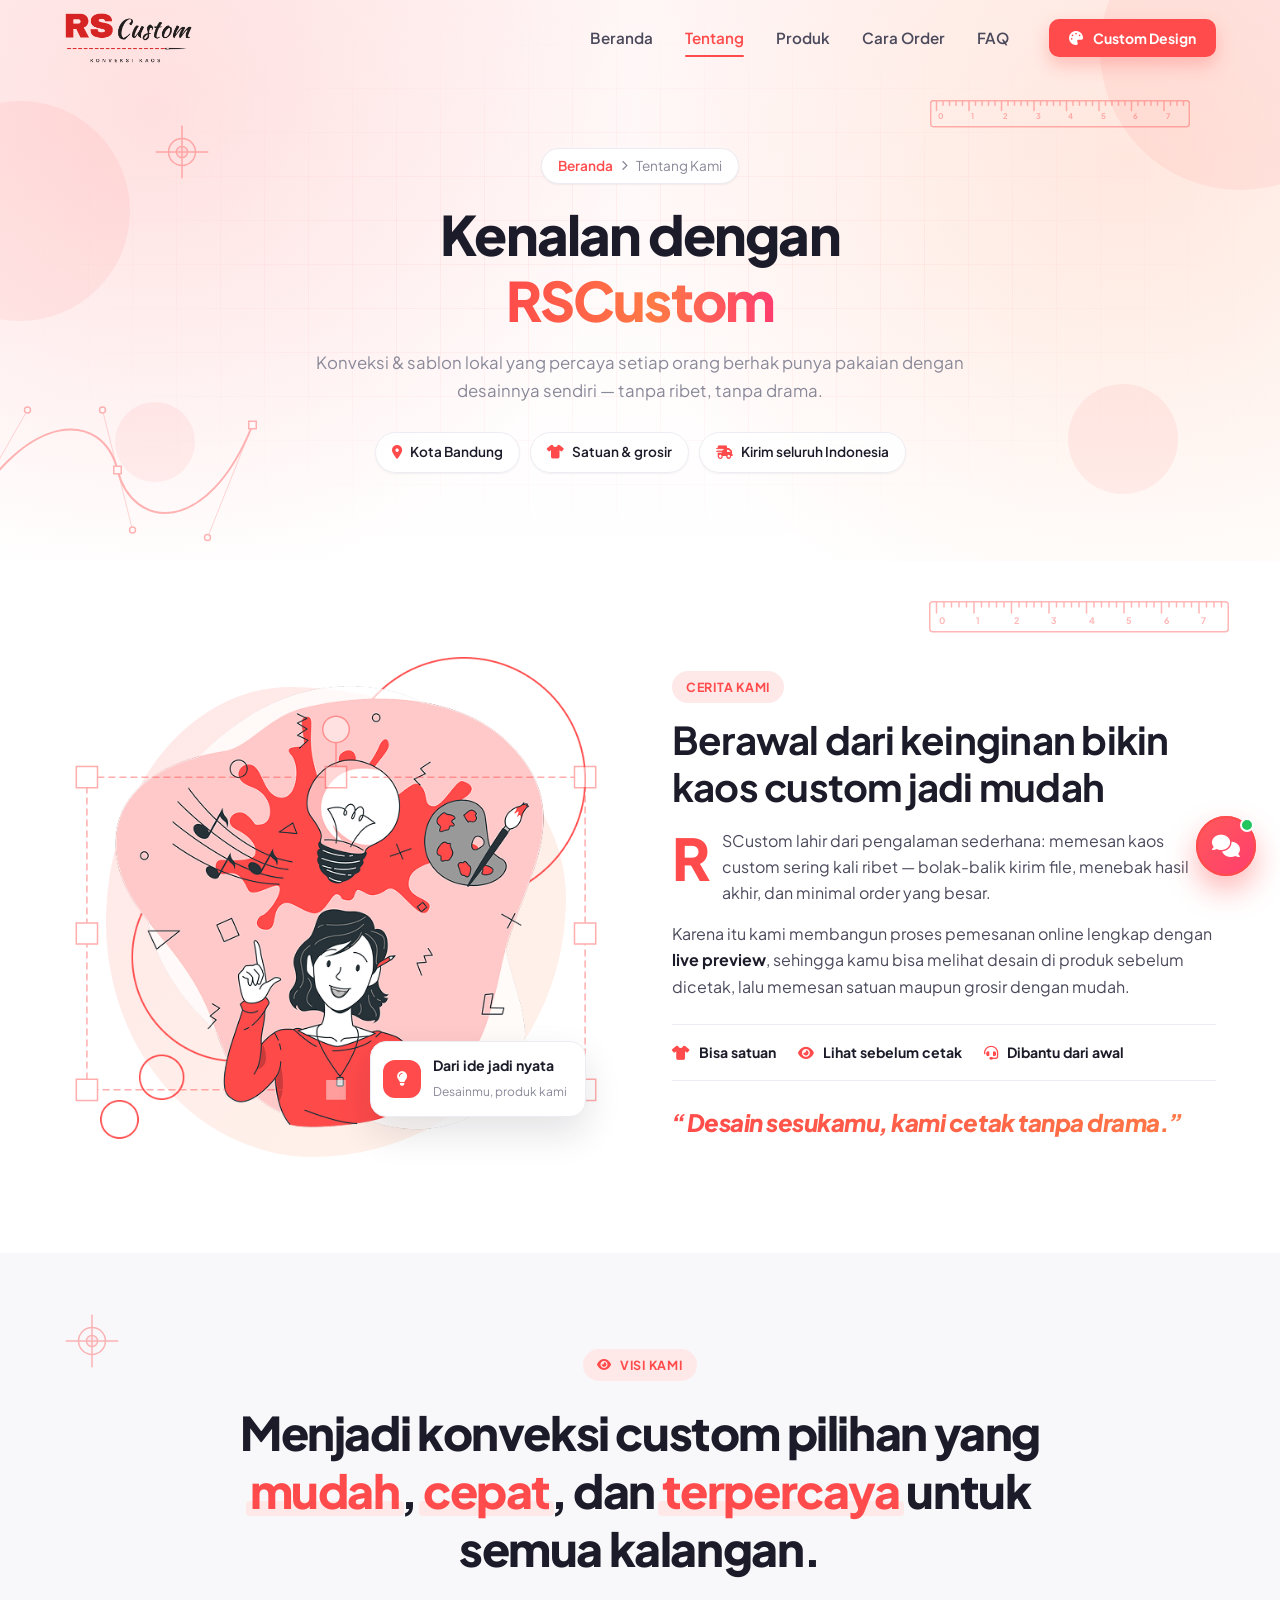
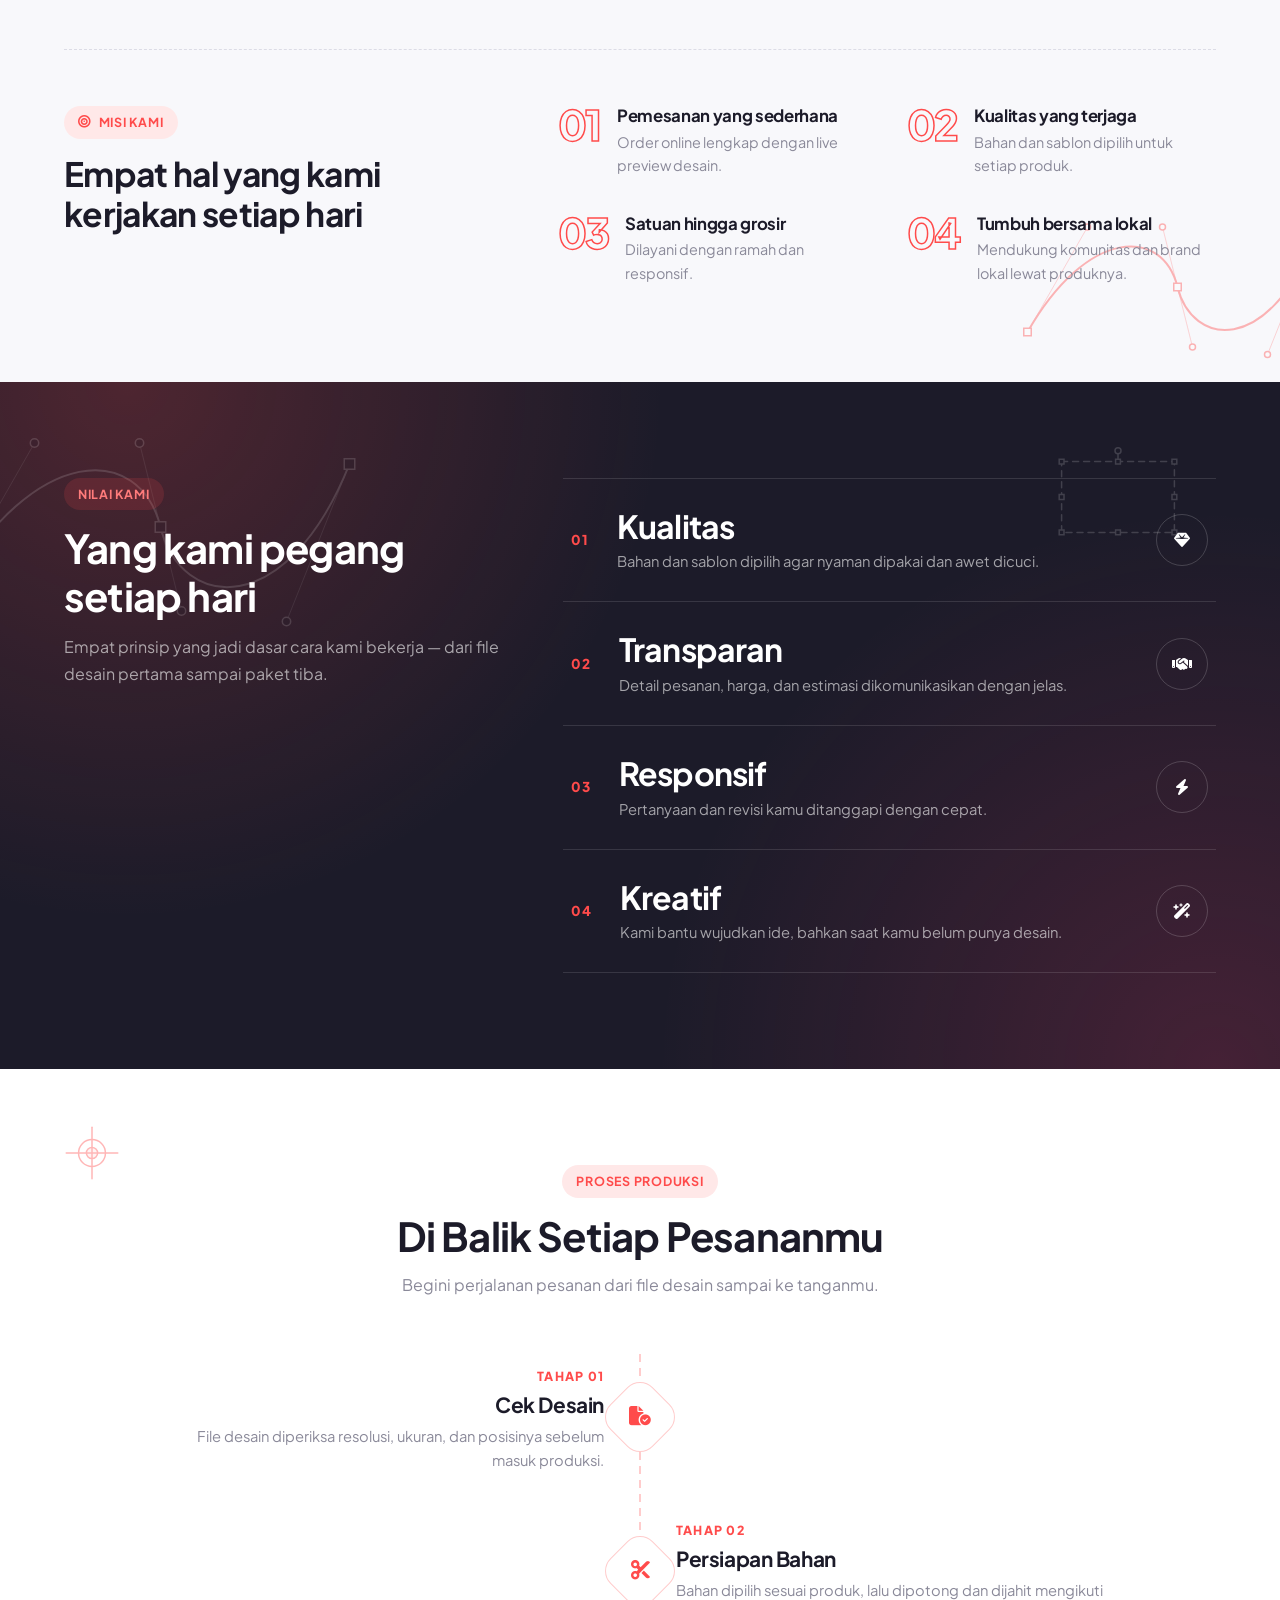
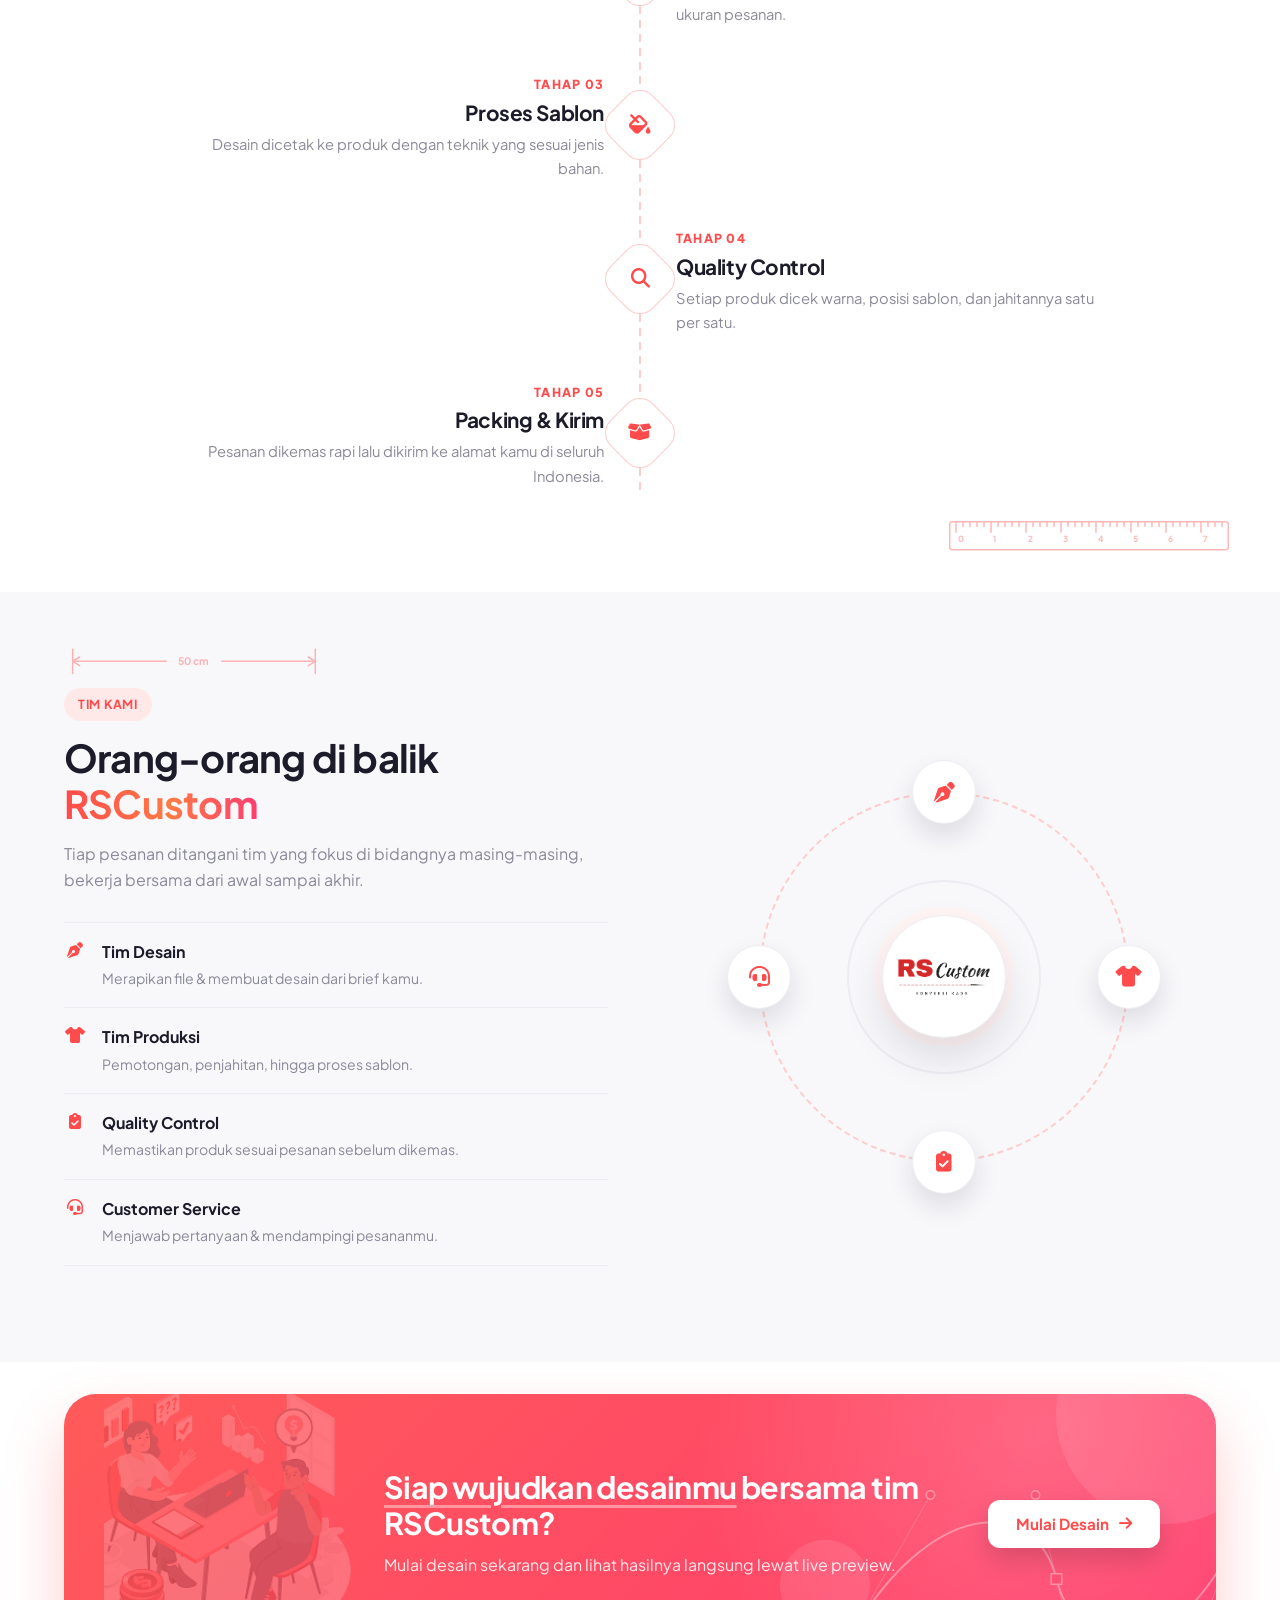
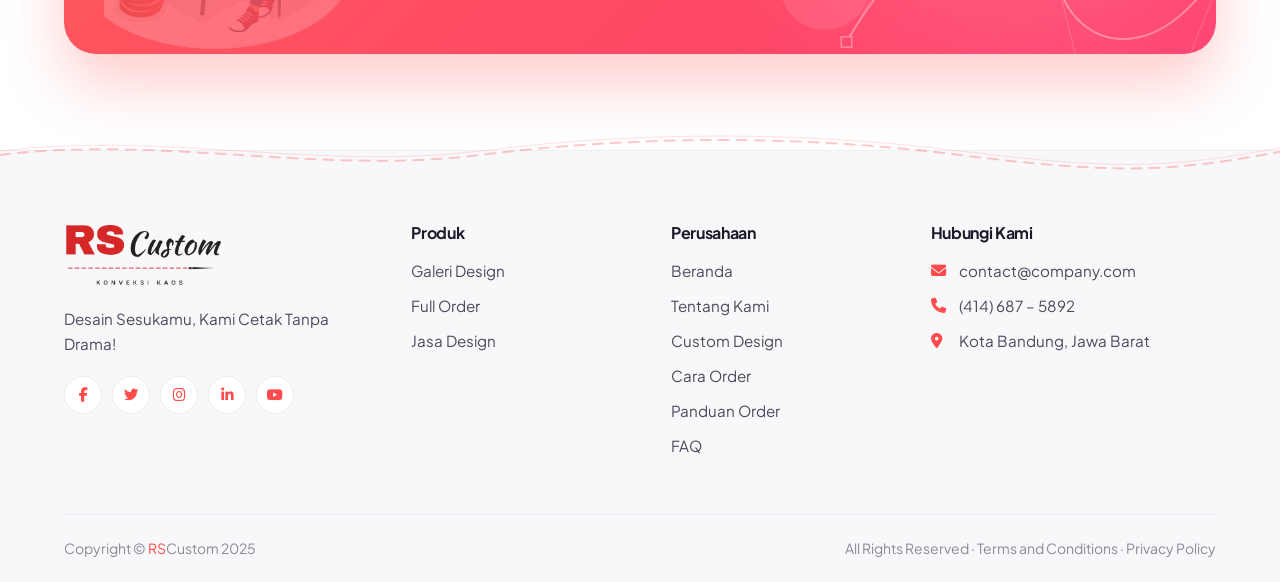
<file: tentang.html>
<!DOCTYPE html>
<html lang="id">
  <head>
    <meta charset="UTF-8" />
    <meta name="viewport" content="width=device-width, initial-scale=1.0" />
    <title>Tentang Kami | RSCustom</title>
    <meta
      name="description"
      content="Kenali RSCustom — konveksi & sablon custom lokal: cerita, visi misi, nilai, proses produksi, dan tim kami."
    />
    <link rel="icon" type="image/png" href="./assets/logo.png" />
    <link rel="preconnect" href="https://fonts.googleapis.com" />
    <link rel="preconnect" href="https://fonts.gstatic.com" crossorigin />
    <link
      href="https://fonts.googleapis.com/css2?family=Plus+Jakarta+Sans:wght@400;500;600;700;800&display=swap"
      rel="stylesheet"
    />
    <link
      rel="stylesheet"
      href="https://cdnjs.cloudflare.com/ajax/libs/font-awesome/6.5.0/css/all.min.css"
    />
    <link href="https://unpkg.com/aos@2.3.1/dist/aos.css" rel="stylesheet" />
    <link href="./css/custom.css" rel="stylesheet" />
    <link href="./css/tentang.css" rel="stylesheet" />
  </head>
  <body>
    <!-- Ornamen garis bertema alat desain (dipakai lewat <use>) -->
    <svg class="deco-sprite" aria-hidden="true" focusable="false">
      <symbol id="d-pen" viewBox="0 0 400 200"><g fill="none" stroke="currentColor" stroke-width="1.5" stroke-linecap="round">
        <path vector-effect="non-scaling-stroke" d="M10 160C90 20 190 20 210 100S330 190 390 40" class="d-draw"/>
        <line vector-effect="non-scaling-stroke" x1="10" y1="160" x2="90" y2="20" class="d-thin"/><line vector-effect="non-scaling-stroke" x1="190" y1="20" x2="230" y2="180" class="d-thin"/><line vector-effect="non-scaling-stroke" x1="330" y1="190" x2="390" y2="40" class="d-thin"/>
        <circle vector-effect="non-scaling-stroke" cx="90" cy="20" r="4" class="d-fill"/><circle vector-effect="non-scaling-stroke" cx="190" cy="20" r="4" class="d-fill"/><circle vector-effect="non-scaling-stroke" cx="230" cy="180" r="4" class="d-fill"/><circle vector-effect="non-scaling-stroke" cx="330" cy="190" r="4" class="d-fill"/>
        <rect vector-effect="non-scaling-stroke" x="5" y="155" width="10" height="10" class="d-fill"/><rect vector-effect="non-scaling-stroke" x="205" y="95" width="10" height="10" class="d-fill"/><rect vector-effect="non-scaling-stroke" x="385" y="35" width="10" height="10" class="d-fill"/>
      </g></symbol>
      <symbol id="d-reg" viewBox="0 0 100 100"><g fill="none" stroke="currentColor" stroke-width="1.5" stroke-linecap="round">
        <circle vector-effect="non-scaling-stroke" cx="50" cy="50" r="24"/><circle vector-effect="non-scaling-stroke" cx="50" cy="50" r="10" class="d-soft"/>
        <line vector-effect="non-scaling-stroke" x1="50" y1="4" x2="50" y2="96"/><line vector-effect="non-scaling-stroke" x1="4" y1="50" x2="96" y2="50"/>
      </g></symbol>
      <symbol id="d-ruler" viewBox="0 0 400 44"><g fill="none" stroke="currentColor" stroke-width="1.5" stroke-linecap="round">
        <rect vector-effect="non-scaling-stroke" x="1" y="1" width="398" height="40" rx="4"/><line vector-effect="non-scaling-stroke" x1="10" y1="1" x2="10" y2="16"/><text class="d-text" x="13" y="30">0</text><line vector-effect="non-scaling-stroke" x1="20" y1="1" x2="20" y2="8"/><line vector-effect="non-scaling-stroke" x1="30" y1="1" x2="30" y2="8"/><line vector-effect="non-scaling-stroke" x1="40" y1="1" x2="40" y2="8"/><line vector-effect="non-scaling-stroke" x1="50" y1="1" x2="50" y2="8"/><line vector-effect="non-scaling-stroke" x1="60" y1="1" x2="60" y2="16"/><text class="d-text" x="63" y="30">1</text><line vector-effect="non-scaling-stroke" x1="70" y1="1" x2="70" y2="8"/><line vector-effect="non-scaling-stroke" x1="80" y1="1" x2="80" y2="8"/><line vector-effect="non-scaling-stroke" x1="90" y1="1" x2="90" y2="8"/><line vector-effect="non-scaling-stroke" x1="100" y1="1" x2="100" y2="8"/><line vector-effect="non-scaling-stroke" x1="110" y1="1" x2="110" y2="16"/><text class="d-text" x="113" y="30">2</text><line vector-effect="non-scaling-stroke" x1="120" y1="1" x2="120" y2="8"/><line vector-effect="non-scaling-stroke" x1="130" y1="1" x2="130" y2="8"/><line vector-effect="non-scaling-stroke" x1="140" y1="1" x2="140" y2="8"/><line vector-effect="non-scaling-stroke" x1="150" y1="1" x2="150" y2="8"/><line vector-effect="non-scaling-stroke" x1="160" y1="1" x2="160" y2="16"/><text class="d-text" x="163" y="30">3</text><line vector-effect="non-scaling-stroke" x1="170" y1="1" x2="170" y2="8"/><line vector-effect="non-scaling-stroke" x1="180" y1="1" x2="180" y2="8"/><line vector-effect="non-scaling-stroke" x1="190" y1="1" x2="190" y2="8"/><line vector-effect="non-scaling-stroke" x1="200" y1="1" x2="200" y2="8"/><line vector-effect="non-scaling-stroke" x1="210" y1="1" x2="210" y2="16"/><text class="d-text" x="213" y="30">4</text><line vector-effect="non-scaling-stroke" x1="220" y1="1" x2="220" y2="8"/><line vector-effect="non-scaling-stroke" x1="230" y1="1" x2="230" y2="8"/><line vector-effect="non-scaling-stroke" x1="240" y1="1" x2="240" y2="8"/><line vector-effect="non-scaling-stroke" x1="250" y1="1" x2="250" y2="8"/><line vector-effect="non-scaling-stroke" x1="260" y1="1" x2="260" y2="16"/><text class="d-text" x="263" y="30">5</text><line vector-effect="non-scaling-stroke" x1="270" y1="1" x2="270" y2="8"/><line vector-effect="non-scaling-stroke" x1="280" y1="1" x2="280" y2="8"/><line vector-effect="non-scaling-stroke" x1="290" y1="1" x2="290" y2="8"/><line vector-effect="non-scaling-stroke" x1="300" y1="1" x2="300" y2="8"/><line vector-effect="non-scaling-stroke" x1="310" y1="1" x2="310" y2="16"/><text class="d-text" x="313" y="30">6</text><line vector-effect="non-scaling-stroke" x1="320" y1="1" x2="320" y2="8"/><line vector-effect="non-scaling-stroke" x1="330" y1="1" x2="330" y2="8"/><line vector-effect="non-scaling-stroke" x1="340" y1="1" x2="340" y2="8"/><line vector-effect="non-scaling-stroke" x1="350" y1="1" x2="350" y2="8"/><line vector-effect="non-scaling-stroke" x1="360" y1="1" x2="360" y2="16"/><text class="d-text" x="363" y="30">7</text><line vector-effect="non-scaling-stroke" x1="370" y1="1" x2="370" y2="8"/><line vector-effect="non-scaling-stroke" x1="380" y1="1" x2="380" y2="8"/><line vector-effect="non-scaling-stroke" x1="390" y1="1" x2="390" y2="8"/>
      </g></symbol>
      <symbol id="d-dim" viewBox="0 0 300 40"><g fill="none" stroke="currentColor" stroke-width="1.5" stroke-linecap="round">
        <line vector-effect="non-scaling-stroke" x1="10" y1="6" x2="10" y2="34"/><line vector-effect="non-scaling-stroke" x1="290" y1="6" x2="290" y2="34"/>
        <line vector-effect="non-scaling-stroke" x1="10" y1="20" x2="118" y2="20"/><line vector-effect="non-scaling-stroke" x1="182" y1="20" x2="290" y2="20"/>
        <path vector-effect="non-scaling-stroke" d="M18 15 10 20 18 25M282 15 290 20 282 25"/>
        <text class="d-text" x="150" y="24" text-anchor="middle">50 cm</text>
      </g></symbol>
      <symbol id="d-bbox" viewBox="0 0 200 150"><g fill="none" stroke="currentColor" stroke-width="1.5" stroke-linecap="round">
        <rect vector-effect="non-scaling-stroke" x="6" y="26" width="188" height="118" class="d-dash"/>
        <line vector-effect="non-scaling-stroke" x1="100" y1="10" x2="100" y2="26"/><circle vector-effect="non-scaling-stroke" cx="100" cy="8" r="5" class="d-fill"/>
        <rect vector-effect="non-scaling-stroke" x="2" y="22" width="8" height="8" class="d-fill"/><rect vector-effect="non-scaling-stroke" x="96" y="22" width="8" height="8" class="d-fill"/><rect vector-effect="non-scaling-stroke" x="190" y="22" width="8" height="8" class="d-fill"/><rect vector-effect="non-scaling-stroke" x="2" y="81" width="8" height="8" class="d-fill"/><rect vector-effect="non-scaling-stroke" x="190" y="81" width="8" height="8" class="d-fill"/><rect vector-effect="non-scaling-stroke" x="2" y="140" width="8" height="8" class="d-fill"/><rect vector-effect="non-scaling-stroke" x="96" y="140" width="8" height="8" class="d-fill"/><rect vector-effect="non-scaling-stroke" x="190" y="140" width="8" height="8" class="d-fill"/>
      </g></symbol>
      <symbol id="d-crop" viewBox="0 0 40 40"><g fill="none" stroke="currentColor" stroke-width="1.5" stroke-linecap="round">
        <path vector-effect="non-scaling-stroke" d="M0 14H10M14 0V10"/>
      </g></symbol>
      <symbol id="d-stitch" viewBox="0 0 1200 120" preserveAspectRatio="none"><g fill="none" stroke="currentColor" stroke-width="1.5" stroke-linecap="round">
        <path vector-effect="non-scaling-stroke" d="M0 60C150 0 300 120 450 60S750 0 900 60 1100 110 1200 50" class="d-thin"/>
        <path vector-effect="non-scaling-stroke" d="M0 72C150 12 300 132 450 72S750 12 900 72 1100 122 1200 62" class="d-stitch"/>
      </g></symbol>
    </svg>
    <!-- Navbar -->
    <header class="site-header">
      <nav class="nav container">
        <a href="index.html" class="logo" aria-label="RSCustom — Beranda"><img src="./assets/logo-rscustom.png" alt="RSCustom Konveksi Kaos" width="493" height="198" /></a>
        <button
          class="nav-toggle"
          type="button"
          aria-label="Buka menu"
          aria-expanded="false"
          aria-controls="navMenu"
        >
          <span></span><span></span><span></span>
        </button>
        <div class="nav-menu" id="navMenu">
          <div class="menu">
            <a href="index.html#beranda">Beranda</a>
            <a href="index.html#tentang">Tentang</a>
            <a href="index.html#produk">Produk</a>
            <a href="index.html#cara-order">Cara Order</a>
            <a href="index.html#faq">FAQ</a>
          </div>
          <a href="customDesign.html" class="btn btn-primary btn-sm nav-cta"
            ><i class="fas fa-palette"></i> Custom Design</a
          >
        </div>
      </nav>
    </header>

    <main>
      <!-- Hero -->
      <section class="page-hero about-hero">
        <svg class="deco deco-pen ph-pen" viewBox="0 0 400 200" aria-hidden="true"><use href="#d-pen"/></svg>
        <svg class="deco deco-ruler ph-ruler" viewBox="0 0 400 44" aria-hidden="true"><use href="#d-ruler"/></svg>
        <svg class="deco deco-reg ph-reg" viewBox="0 0 100 100" aria-hidden="true"><use href="#d-reg"/></svg>
        <span class="blob blob-1"></span>
        <span class="blob blob-2"></span>
        <span class="blob blob-3"></span>
        <span class="blob blob-4"></span>
        <div class="container">
          <nav class="breadcrumb" aria-label="Breadcrumb">
            <a href="index.html">Beranda</a>
            <i class="fas fa-chevron-right"></i>
            <span>Tentang Kami</span>
          </nav>
          <h1>Kenalan dengan <span class="text-gradient">RSCustom</span></h1>
          <p>
            Konveksi &amp; sablon lokal yang percaya setiap orang berhak punya
            pakaian dengan desainnya sendiri — tanpa ribet, tanpa drama.
          </p>
          <ul class="hero-pills">
            <li><i class="fas fa-location-dot"></i> Kota Bandung</li>
            <li><i class="fas fa-shirt"></i> Satuan &amp; grosir</li>
            <li><i class="fas fa-truck-fast"></i> Kirim seluruh Indonesia</li>
          </ul>
        </div>
      </section>

      <!-- 1. Cerita Kami -->
      <section class="section" id="cerita">
        <svg class="deco deco-ruler story-ruler" viewBox="0 0 400 44" aria-hidden="true"><use href="#d-ruler"/></svg>
        <div class="container story-grid">
          <div class="story-visual" data-aos="fade-up">
            <img src="./assets/tentang.png" alt="Ilustrasi ide desain yang diwujudkan menjadi produk" />
            <svg class="deco deco-bbox story-bbox" viewBox="0 0 200 150" aria-hidden="true"><use href="#d-bbox"/></svg>
            <div class="story-badge">
              <span class="fc-icon"><i class="fas fa-lightbulb"></i></span>
              <div>
                <strong>Dari ide jadi nyata</strong>
                <small>Desainmu, produk kami</small>
              </div>
            </div>
          </div>
          <div class="story-text" data-aos="fade-up" data-aos-delay="100">
            <span class="eyebrow">Cerita Kami</span>
            <h2>Berawal dari keinginan bikin kaos custom jadi mudah</h2>
            <p class="dropcap">
              RSCustom lahir dari pengalaman sederhana: memesan kaos custom
              sering kali ribet — bolak-balik kirim file, menebak hasil akhir,
              dan minimal order yang besar.
            </p>
            <p>
              Karena itu kami membangun proses pemesanan online lengkap dengan
              <b>live preview</b>, sehingga kamu bisa melihat desain di produk
              sebelum dicetak, lalu memesan satuan maupun grosir dengan mudah.
            </p>
            <ul class="story-points">
              <li><i class="fas fa-shirt"></i> Bisa satuan</li>
              <li><i class="fas fa-eye"></i> Lihat sebelum cetak</li>
              <li><i class="fas fa-headset"></i> Dibantu dari awal</li>
            </ul>
            <blockquote class="story-quote">
              “Desain sesukamu, kami cetak tanpa drama.”
            </blockquote>
          </div>
        </div>
      </section>

      <!-- 2. Visi & Misi : pernyataan besar + daftar bernomor -->
      <section class="section bg-surface" id="visi-misi">
        <svg class="deco deco-pen vm-pen" viewBox="0 0 400 200" aria-hidden="true"><use href="#d-pen"/></svg>
        <svg class="deco deco-reg vm-reg" viewBox="0 0 100 100" aria-hidden="true"><use href="#d-reg"/></svg>
        <div class="container">
          <div class="vision" data-aos="fade-up">
            <span class="eyebrow"><i class="fas fa-eye"></i> Visi Kami</span>
            <p class="vision-statement">
              Menjadi konveksi custom pilihan yang
              <span class="hl">mudah</span>, <span class="hl">cepat</span>, dan
              <span class="hl">terpercaya</span> untuk semua kalangan.
            </p>
          </div>

          <div class="mission">
            <div class="mission-head" data-aos="fade-up">
              <span class="eyebrow"><i class="fas fa-bullseye"></i> Misi Kami</span>
              <h2>Empat hal yang kami kerjakan setiap hari</h2>
            </div>
            <ol class="mission-list">
              <li data-aos="fade-up">
                <span class="mission-num">01</span>
                <div>
                  <h3>Pemesanan yang sederhana</h3>
                  <p>Order online lengkap dengan live preview desain.</p>
                </div>
              </li>
              <li data-aos="fade-up" data-aos-delay="60">
                <span class="mission-num">02</span>
                <div>
                  <h3>Kualitas yang terjaga</h3>
                  <p>Bahan dan sablon dipilih untuk setiap produk.</p>
                </div>
              </li>
              <li data-aos="fade-up" data-aos-delay="120">
                <span class="mission-num">03</span>
                <div>
                  <h3>Satuan hingga grosir</h3>
                  <p>Dilayani dengan ramah dan responsif.</p>
                </div>
              </li>
              <li data-aos="fade-up" data-aos-delay="180">
                <span class="mission-num">04</span>
                <div>
                  <h3>Tumbuh bersama lokal</h3>
                  <p>Mendukung komunitas dan brand lokal lewat produknya.</p>
                </div>
              </li>
            </ol>
          </div>
        </div>
      </section>

      <!-- 3. Nilai Kami : daftar baris editorial -->
      <section class="section section-dark" id="nilai">
        <svg class="deco deco-pen fitur-pen-1" viewBox="0 0 400 200" aria-hidden="true"><use href="#d-pen"/></svg>
        <svg class="deco deco-bbox fitur-bbox" viewBox="0 0 200 150" aria-hidden="true"><use href="#d-bbox"/></svg>
        <div class="container values-layout">
          <div class="values-intro" data-aos="fade-up">
            <span class="eyebrow">Nilai Kami</span>
            <h2>Yang kami pegang setiap hari</h2>
            <p>Empat prinsip yang jadi dasar cara kami bekerja — dari file desain pertama sampai paket tiba.</p>
          </div>
          <ul class="value-rows">
            <li class="value-row" data-aos="fade-up">
              <span class="value-row-num">01</span>
              <div class="value-row-body">
                <h3>Kualitas</h3>
                <p>Bahan dan sablon dipilih agar nyaman dipakai dan awet dicuci.</p>
              </div>
              <span class="value-row-icon"><i class="fas fa-gem"></i></span>
            </li>
            <li class="value-row" data-aos="fade-up">
              <span class="value-row-num">02</span>
              <div class="value-row-body">
                <h3>Transparan</h3>
                <p>Detail pesanan, harga, dan estimasi dikomunikasikan dengan jelas.</p>
              </div>
              <span class="value-row-icon"><i class="fas fa-handshake"></i></span>
            </li>
            <li class="value-row" data-aos="fade-up">
              <span class="value-row-num">03</span>
              <div class="value-row-body">
                <h3>Responsif</h3>
                <p>Pertanyaan dan revisi kamu ditanggapi dengan cepat.</p>
              </div>
              <span class="value-row-icon"><i class="fas fa-bolt"></i></span>
            </li>
            <li class="value-row" data-aos="fade-up">
              <span class="value-row-num">04</span>
              <div class="value-row-body">
                <h3>Kreatif</h3>
                <p>Kami bantu wujudkan ide, bahkan saat kamu belum punya desain.</p>
              </div>
              <span class="value-row-icon"><i class="fas fa-wand-magic-sparkles"></i></span>
            </li>
          </ul>
        </div>
      </section>

      <!-- 4. Proses Produksi : timeline zig-zag -->
      <section class="section" id="proses">
        <svg class="deco deco-reg order-reg" viewBox="0 0 100 100" aria-hidden="true"><use href="#d-reg"/></svg>
        <svg class="deco deco-ruler proses-ruler" viewBox="0 0 400 44" aria-hidden="true"><use href="#d-ruler"/></svg>
        <div class="container">
          <div class="section-head" data-aos="fade-up">
            <span class="eyebrow">Proses Produksi</span>
            <h2>Di Balik Setiap Pesananmu</h2>
            <p>Begini perjalanan pesanan dari file desain sampai ke tanganmu.</p>
          </div>
          <ol class="zigzag" id="zigzag">
            <li class="zz-item" data-aos="fade-up">
              <span class="zz-dot"><i class="fas fa-file-circle-check"></i></span>
              <div class="zz-content">
                <span class="zz-step">Tahap 01</span>
                <h3>Cek Desain</h3>
                <p>File desain diperiksa resolusi, ukuran, dan posisinya sebelum masuk produksi.</p>
              </div>
            </li>
            <li class="zz-item" data-aos="fade-up">
              <span class="zz-dot"><i class="fas fa-scissors"></i></span>
              <div class="zz-content">
                <span class="zz-step">Tahap 02</span>
                <h3>Persiapan Bahan</h3>
                <p>Bahan dipilih sesuai produk, lalu dipotong dan dijahit mengikuti ukuran pesanan.</p>
              </div>
            </li>
            <li class="zz-item" data-aos="fade-up">
              <span class="zz-dot"><i class="fas fa-fill-drip"></i></span>
              <div class="zz-content">
                <span class="zz-step">Tahap 03</span>
                <h3>Proses Sablon</h3>
                <p>Desain dicetak ke produk dengan teknik yang sesuai jenis bahan.</p>
              </div>
            </li>
            <li class="zz-item" data-aos="fade-up">
              <span class="zz-dot"><i class="fas fa-magnifying-glass"></i></span>
              <div class="zz-content">
                <span class="zz-step">Tahap 04</span>
                <h3>Quality Control</h3>
                <p>Setiap produk dicek warna, posisi sablon, dan jahitannya satu per satu.</p>
              </div>
            </li>
            <li class="zz-item" data-aos="fade-up">
              <span class="zz-dot"><i class="fas fa-box-open"></i></span>
              <div class="zz-content">
                <span class="zz-step">Tahap 05</span>
                <h3>Packing &amp; Kirim</h3>
                <p>Pesanan dikemas rapi lalu dikirim ke alamat kamu di seluruh Indonesia.</p>
              </div>
            </li>
          </ol>
        </div>
      </section>

      <!-- 5. Tim Kami : orbit + daftar divisi -->
      <section class="section bg-surface" id="tim">
        <svg class="deco deco-dim produk-dim" viewBox="0 0 300 40" aria-hidden="true"><use href="#d-dim"/></svg>
        <div class="container team-layout">
          <div class="team-text" data-aos="fade-up">
            <span class="eyebrow">Tim Kami</span>
            <h2>Orang-orang di balik <span class="text-gradient">RSCustom</span></h2>
            <p>Tiap pesanan ditangani tim yang fokus di bidangnya masing-masing, bekerja bersama dari awal sampai akhir.</p>
            <ul class="team-list">
              <li><i class="fas fa-pen-nib"></i><div><strong>Tim Desain</strong><span>Merapikan file &amp; membuat desain dari brief kamu.</span></div></li>
              <li><i class="fas fa-shirt"></i><div><strong>Tim Produksi</strong><span>Pemotongan, penjahitan, hingga proses sablon.</span></div></li>
              <li><i class="fas fa-clipboard-check"></i><div><strong>Quality Control</strong><span>Memastikan produk sesuai pesanan sebelum dikemas.</span></div></li>
              <li><i class="fas fa-headset"></i><div><strong>Customer Service</strong><span>Menjawab pertanyaan &amp; mendampingi pesananmu.</span></div></li>
            </ul>
          </div>

          <div class="orbit" data-aos="fade-up" data-aos-delay="100" aria-hidden="true">
            <span class="orbit-ring ring-1"></span>
            <span class="orbit-ring ring-2"></span>
            <div class="orbit-core"><img src="./assets/logo-rscustom.png" alt="" /></div>
            <div class="orbit-track">
              <span class="orbit-node n1"><i class="fas fa-pen-nib"></i></span>
              <span class="orbit-node n2"><i class="fas fa-shirt"></i></span>
              <span class="orbit-node n3"><i class="fas fa-clipboard-check"></i></span>
              <span class="orbit-node n4"><i class="fas fa-headset"></i></span>
            </div>
          </div>
        </div>
      </section>

      <!-- CTA -->
      <section class="cta">
        <div class="container">
          <div class="cta-card" data-aos="fade-up">
        <svg class="deco deco-pen cta-pen" viewBox="0 0 400 200" aria-hidden="true"><use href="#d-pen"/></svg>
            <img src="./assets/consult.png" alt="" aria-hidden="true" />
            <div class="cta-text">
              <h2>
                <span class="text-primary">Siap wujudkan desainmu</span>
                bersama tim RSCustom?
              </h2>
              <p>Mulai desain sekarang dan lihat hasilnya langsung lewat live preview.</p>
            </div>
            <a href="customDesign.html" class="btn btn-primary"
              >Mulai Desain <i class="fas fa-arrow-right"></i
            ></a>
          </div>
        </div>
      </section>
    </main>

    <!-- Footer -->
    <footer class="site-footer" id="kontak">
        <svg class="deco deco-stitch footer-stitch" viewBox="0 0 1200 120" aria-hidden="true" preserveAspectRatio="none"><use href="#d-stitch"/></svg>
      <div class="container">
        <div class="footer-grid">
          <div class="footer-col footer-brand">
            <a href="index.html" class="logo" aria-label="RSCustom — Beranda"><img src="./assets/logo-rscustom.png" alt="RSCustom Konveksi Kaos" width="493" height="198" /></a>
            <p>Desain Sesukamu, Kami Cetak Tanpa Drama!</p>
            <div class="social-icons">
              <a href="#" aria-label="Facebook"><i class="fab fa-facebook-f"></i></a>
              <a href="#" aria-label="Twitter"><i class="fab fa-twitter"></i></a>
              <a href="#" aria-label="Instagram"><i class="fab fa-instagram"></i></a>
              <a href="#" aria-label="LinkedIn"><i class="fab fa-linkedin-in"></i></a>
              <a href="#" aria-label="YouTube"><i class="fab fa-youtube"></i></a>
            </div>
          </div>
          <div class="footer-col">
            <h4>Produk</h4>
            <ul>
              <li><a href="customDesign.html">Galeri Design</a></li>
              <li><a href="customDesign.html">Full Order</a></li>
              <li><a href="customDesign.html">Jasa Design</a></li>
            </ul>
          </div>
          <div class="footer-col">
            <h4>Perusahaan</h4>
            <ul>
              <li><a href="index.html">Beranda</a></li>
              <li><a href="tentang.html">Tentang Kami</a></li>
              <li><a href="customDesign.html">Custom Design</a></li>
              <li><a href="index.html#cara-order">Cara Order</a></li>
              <li><a href="panduan.html">Panduan Order</a></li>
              <li><a href="index.html#faq">FAQ</a></li>
            </ul>
          </div>
          <div class="footer-col">
            <h4>Hubungi Kami</h4>
            <ul class="contact-info">
              <li><i class="fas fa-envelope"></i> contact@company.com</li>
              <li><i class="fas fa-phone"></i> (414) 687 – 5892</li>
              <li><i class="fas fa-location-dot"></i> Kota Bandung, Jawa Barat</li>
            </ul>
          </div>
        </div>
        <div class="footer-bottom">
          <p>Copyright © <span class="text-primary">RS</span>Custom 2025</p>
          <p>
            All Rights Reserved · <a href="#">Terms and Conditions</a> ·
            <a href="#">Privacy Policy</a>
          </p>
        </div>
      </div>
    </footer>

    <script src="https://unpkg.com/aos@2.3.1/dist/aos.js"></script>
    <script src="./js/index.js"></script>
  </body>
</html>
</file>
<file: css/custom.css>
/* =========================================================
   RSCustom — Shared design system
   (tokens, base, navbar, buttons, page hero, CTA, footer)
   ========================================================= */

:root {
  --primary: #ff4b4b;
  --primary-600: #e83c3c;
  --primary-50: #fff5f5;
  --primary-100: #ffe8e8;
  --primary-200: #ffcccc;

  --ink: #1c1b29;
  --text: #4b4a5c;
  --muted: #8a8999;
  --line: #ececf2;
  --surface: #f8f8fb;
  --bg: #ffffff;
  --success: #16a34a;

  --radius-sm: 10px;
  --radius: 16px;
  --radius-lg: 24px;
  --radius-xl: 32px;

  --shadow-sm: 0 1px 2px rgba(28, 27, 41, 0.06);
  --shadow: 0 10px 30px rgba(28, 27, 41, 0.07);
  --shadow-brand: 0 18px 40px rgba(255, 75, 75, 0.18);

  --container: 1200px;
  --header-h: 76px;
}

*,
*::before,
*::after {
  margin: 0;
  padding: 0;
  box-sizing: border-box;
}

html {
  scroll-behavior: smooth;
  scroll-padding-top: calc(var(--header-h) + 16px);
}

body {
  font-family: "Plus Jakarta Sans", system-ui, -apple-system, "Segoe UI", Roboto,
    Arial, sans-serif;
  color: var(--text);
  background: var(--bg);
  line-height: 1.65;
  -webkit-font-smoothing: antialiased;
  overflow-x: hidden;
}

img {
  max-width: 100%;
  display: block;
}

a {
  color: inherit;
  text-decoration: none;
}

button,
input,
textarea,
select {
  font: inherit;
  color: inherit;
}

h1,
h2,
h3,
h4 {
  color: var(--ink);
  line-height: 1.2;
  letter-spacing: -0.02em;
}

.container {
  width: 100%;
  max-width: var(--container);
  margin: 0 auto;
  padding: 0 24px;
}

.section {
  padding: 96px 0;
}

.text-primary {
  color: var(--primary);
}

.eyebrow {
  display: inline-flex;
  align-items: center;
  gap: 8px;
  padding: 6px 14px;
  border-radius: 999px;
  background: var(--primary-100);
  color: var(--primary);
  font-weight: 700;
  font-size: 0.78rem;
  letter-spacing: 0.06em;
  text-transform: uppercase;
}

.section-head {
  text-align: center;
  max-width: 640px;
  margin: 0 auto 56px;
}

.section-head h2 {
  font-size: clamp(1.75rem, 3.2vw, 2.5rem);
  margin: 14px 0 12px;
}

.section-head p {
  color: var(--muted);
}

/* ---------- Buttons ---------- */

.btn {
  display: inline-flex;
  align-items: center;
  justify-content: center;
  gap: 10px;
  padding: 13px 26px;
  border-radius: 12px;
  border: 2px solid transparent;
  font-weight: 700;
  font-size: 0.95rem;
  line-height: 1.2;
  cursor: pointer;
  white-space: nowrap;
  transition: transform 0.2s, box-shadow 0.2s, background-color 0.2s,
    color 0.2s, border-color 0.2s;
}

.btn:hover {
  transform: translateY(-2px);
}

.btn:focus-visible {
  outline: 3px solid var(--primary-200);
  outline-offset: 2px;
}

.btn-primary {
  background: var(--primary);
  color: #fff;
  box-shadow: 0 10px 24px rgba(255, 75, 75, 0.28);
}

.btn-primary:hover {
  background: var(--primary-600);
  box-shadow: 0 14px 30px rgba(255, 75, 75, 0.36);
}

.btn-outline {
  background: transparent;
  border-color: var(--primary);
  color: var(--primary);
}

.btn-outline:hover {
  background: var(--primary);
  color: #fff;
}

.btn-ghost {
  background: #f1f1f6;
  color: var(--ink);
}

.btn-ghost:hover {
  background: #e7e7ef;
}

.btn-sm {
  padding: 9px 18px;
  font-size: 0.875rem;
  border-radius: 10px;
}

.btn[disabled] {
  opacity: 0.5;
  cursor: not-allowed;
  transform: none;
}

/* ---------- Navbar ---------- */

.site-header {
  position: fixed;
  inset: 0 0 auto 0;
  z-index: 1000;
  transition: background-color 0.3s, box-shadow 0.3s;
}

.site-header.scrolled,
.site-header.nav-open {
  background: rgba(255, 255, 255, 0.9);
  -webkit-backdrop-filter: saturate(180%) blur(12px);
  backdrop-filter: saturate(180%) blur(12px);
  box-shadow: 0 1px 0 var(--line), 0 8px 24px rgba(28, 27, 41, 0.05);
}

.nav {
  height: var(--header-h);
  display: flex;
  align-items: center;
  justify-content: space-between;
  gap: 24px;
}

.logo {
  font-weight: 800;
  font-size: 1.5rem;
  color: var(--ink);
  letter-spacing: -0.03em;
}

.logo span {
  color: var(--primary);
}

.nav-menu {
  display: flex;
  align-items: center;
  gap: 40px;
}

.menu {
  display: flex;
  gap: 32px;
}

.menu a {
  position: relative;
  padding: 6px 0;
  font-weight: 600;
  font-size: 0.95rem;
  color: var(--text);
  transition: color 0.2s;
}

.menu a::after {
  content: "";
  position: absolute;
  left: 0;
  bottom: 0;
  width: 100%;
  height: 2px;
  border-radius: 2px;
  background: var(--primary);
  transform: scaleX(0);
  transform-origin: left;
  transition: transform 0.25s;
}

.menu a:hover,
.menu a.active {
  color: var(--primary);
}

.menu a:hover::after,
.menu a.active::after {
  transform: scaleX(1);
}

.nav-toggle {
  display: none;
  width: 44px;
  height: 44px;
  border: 0;
  border-radius: 10px;
  background: transparent;
  cursor: pointer;
  flex-direction: column;
  align-items: center;
  justify-content: center;
  gap: 5px;
}

.nav-toggle span {
  width: 22px;
  height: 2px;
  border-radius: 2px;
  background: var(--ink);
  transition: transform 0.3s, opacity 0.3s;
}

.nav-open .nav-toggle span:nth-child(1) {
  transform: translateY(7px) rotate(45deg);
}

.nav-open .nav-toggle span:nth-child(2) {
  opacity: 0;
}

.nav-open .nav-toggle span:nth-child(3) {
  transform: translateY(-7px) rotate(-45deg);
}

/* ---------- Page hero (inner pages) ---------- */

.page-hero {
  position: relative;
  overflow: hidden;
  text-align: center;
  padding: calc(var(--header-h) + 72px) 0 88px;
  background: linear-gradient(180deg, var(--primary-50) 0%, #fff 100%);
}

.page-hero .container {
  position: relative;
  z-index: 2;
  max-width: 720px;
}

.breadcrumb {
  display: inline-flex;
  align-items: center;
  gap: 8px;
  margin-bottom: 18px;
  padding: 6px 16px;
  border-radius: 999px;
  border: 1px solid var(--line);
  background: #fff;
  box-shadow: var(--shadow-sm);
  font-size: 0.85rem;
  color: var(--muted);
}

.breadcrumb a {
  color: var(--primary);
  font-weight: 600;
}

.breadcrumb i {
  font-size: 0.65rem;
}

.page-hero h1 {
  font-size: clamp(2rem, 4.5vw, 3rem);
  margin-bottom: 16px;
}

.page-hero p {
  color: var(--muted);
  font-size: 1.05rem;
}

.blob {
  position: absolute;
  z-index: 1;
  border-radius: 50%;
  background: rgba(255, 75, 75, 0.08);
  pointer-events: none;
}

.blob-1 { width: 220px; height: 220px; top: 18%; left: -90px; }
.blob-2 { width: 80px;  height: 80px;  bottom: 14%; left: 9%; }
.blob-3 { width: 280px; height: 280px; top: -90px; right: -100px; }
.blob-4 { width: 110px; height: 110px; bottom: 12%; right: 8%; }

/* ---------- Pill fitur di page hero ---------- */

.hero-pills {
  display: flex;
  flex-wrap: wrap;
  justify-content: center;
  gap: 10px;
  margin-top: 28px;
  list-style: none;
}

.hero-pills li {
  display: inline-flex;
  align-items: center;
  gap: 8px;
  padding: 8px 16px;
  border-radius: 999px;
  border: 1px solid var(--line);
  background: rgba(255, 255, 255, 0.85);
  -webkit-backdrop-filter: blur(8px);
  backdrop-filter: blur(8px);
  box-shadow: var(--shadow-sm);
  font-size: 0.85rem;
  font-weight: 600;
  color: var(--ink);
}

.hero-pills i {
  color: var(--primary);
}

/* ---------- CTA ---------- */

.cta {
  padding: 32px 0 96px;
}

.cta-card {
  position: relative;
  overflow: hidden;
  display: flex;
  align-items: center;
  justify-content: space-between;
  gap: 32px;
  min-height: 260px;
  padding: 56px 56px 56px 320px;
  border-radius: var(--radius-xl);
  border: 1px solid var(--primary-200);
  background: linear-gradient(135deg, #fff7f7 0%, #ffe6e6 100%);
}

.cta-card::before,
.cta-card::after {
  content: "";
  position: absolute;
  border-radius: 50%;
  background: rgba(255, 75, 75, 0.08);
  pointer-events: none;
}

.cta-card::before { width: 220px; height: 220px; top: -90px; right: -60px; }
.cta-card::after  { width: 90px;  height: 90px;  bottom: 24px; right: 30%; }

.cta-card img {
  position: absolute;
  left: 40px;
  bottom: 0;
  width: 250px;
}

.cta-text {
  position: relative;
  z-index: 1;
  max-width: 560px;
}

.cta-text h2 {
  font-size: clamp(1.35rem, 2.5vw, 1.9rem);
  font-weight: 700;
}

.cta-text p {
  margin-top: 10px;
  color: var(--text);
}

.cta-card .btn {
  position: relative;
  z-index: 1;
}

/* ---------- Langkah order (Beranda & Dokumentasi) ---------- */

.bg-surface {
  background: var(--surface);
}

.section-action {
  margin-top: 48px;
  text-align: center;
}

.guide-steps {
  display: grid;
  grid-template-columns: repeat(4, 1fr);
  gap: 24px;
  list-style: none;
}

.guide-step {
  position: relative;
  padding: 32px 24px 28px;
  border-radius: var(--radius-lg);
  border: 1px solid var(--line);
  background: #fff;
  box-shadow: var(--shadow);
  transition: transform 0.25s, border-color 0.25s;
}

.guide-step:hover {
  translate: 0 -6px;
  border-color: var(--primary-200);
}

.guide-step .num {
  position: absolute;
  top: 20px;
  right: 22px;
  font-size: 2.6rem;
  font-weight: 800;
  line-height: 1;
  color: var(--primary-100);
}

.guide-step .icon-chip {
  display: grid;
  place-items: center;
  width: 52px;
  height: 52px;
  margin-bottom: 20px;
  border-radius: 14px;
  background: var(--primary);
  color: #fff;
  font-size: 1.2rem;
  box-shadow: 0 10px 20px rgba(255, 75, 75, 0.25);
}

.guide-step h3 {
  font-size: 1.1rem;
  margin-bottom: 8px;
}

.guide-step p {
  font-size: 0.93rem;
  color: var(--muted);
}

/* ---------- FAQ ---------- */

.faq-list {
  max-width: 820px;
  margin: 0 auto;
  display: grid;
  gap: 14px;
}

.faq-item {
  border-radius: var(--radius);
  border: 1px solid var(--line);
  background: #fff;
  transition: border-color 0.2s, box-shadow 0.2s;
}

.faq-item[open] {
  border-color: var(--primary-200);
  box-shadow: var(--shadow);
}

.faq-item summary {
  display: flex;
  align-items: center;
  justify-content: space-between;
  gap: 16px;
  padding: 20px 24px;
  font-weight: 700;
  color: var(--ink);
  cursor: pointer;
  list-style: none;
}

.faq-item summary::-webkit-details-marker {
  display: none;
}

.faq-item summary::after {
  content: "+";
  flex: none;
  display: grid;
  place-items: center;
  width: 28px;
  height: 28px;
  border-radius: 50%;
  background: var(--primary-100);
  color: var(--primary);
  font-size: 1.1rem;
  transition: transform 0.25s;
}

.faq-item[open] summary::after {
  transform: rotate(45deg);
}

.faq-item p {
  padding: 0 24px 22px;
  color: var(--text);
}

/* ---------- Footer ---------- */

.site-footer {
  border-top: 1px solid var(--line);
  background: var(--surface);
}

.footer-grid {
  display: grid;
  grid-template-columns: 1.4fr 1fr 1fr 1.3fr;
  gap: 40px;
  padding: 72px 0 56px;
}

.footer-brand p {
  margin: 12px 0 20px;
  font-size: 0.95rem;
  max-width: 280px;
}

.footer-col h4 {
  font-size: 1rem;
  margin-bottom: 16px;
}

.footer-col ul {
  list-style: none;
  display: grid;
  gap: 10px;
  font-size: 0.95rem;
}

.footer-col a {
  transition: color 0.2s;
}

.footer-col a:hover {
  color: var(--primary);
}

.contact-info li {
  display: flex;
  gap: 12px;
  align-items: flex-start;
}

.contact-info i {
  margin-top: 5px;
  width: 16px;
  color: var(--primary);
}

.social-icons {
  display: flex;
  gap: 10px;
}

.social-icons a {
  display: grid;
  place-items: center;
  width: 38px;
  height: 38px;
  border-radius: 50%;
  border: 1px solid var(--line);
  background: #fff;
  color: var(--primary);
  font-size: 0.9rem;
  transition: background-color 0.2s, color 0.2s, transform 0.2s;
}

.social-icons a:hover {
  background: var(--primary);
  color: #fff;
  transform: translateY(-2px);
}

.footer-bottom {
  display: flex;
  justify-content: space-between;
  align-items: center;
  gap: 16px;
  flex-wrap: wrap;
  padding: 22px 0;
  border-top: 1px solid var(--line);
  font-size: 0.875rem;
  color: var(--muted);
}

.footer-bottom a:hover {
  color: var(--primary);
}

/* ---------- Responsive ---------- */

@media (max-width: 1024px) {
  .footer-grid {
    grid-template-columns: 1fr 1fr;
  }

  .guide-steps {
    grid-template-columns: repeat(2, 1fr);
  }
}

@media (max-width: 900px) {
  .section {
    padding: 72px 0;
  }

  .nav-toggle {
    display: flex;
  }

  .nav-menu {
    position: fixed;
    top: var(--header-h);
    left: 0;
    right: 0;
    flex-direction: column;
    align-items: stretch;
    gap: 16px;
    padding: 8px 24px 24px;
    background: #fff;
    border-top: 1px solid var(--line);
    box-shadow: 0 20px 30px rgba(28, 27, 41, 0.08);
    opacity: 0;
    visibility: hidden;
    transform: translateY(-10px);
    transition: opacity 0.25s, transform 0.25s, visibility 0.25s;
  }

  .nav-open .nav-menu {
    opacity: 1;
    visibility: visible;
    transform: none;
  }

  .menu {
    flex-direction: column;
    gap: 0;
  }

  .menu a {
    padding: 14px 4px;
    border-bottom: 1px solid var(--line);
  }

  .menu a::after {
    display: none;
  }

  .blob-2,
  .blob-4 {
    display: none;
  }

  .cta-card {
    flex-direction: column;
    align-items: flex-start;
    padding: 40px 32px 210px;
  }

  .cta-card img {
    left: auto;
    right: 16px;
    width: 200px;
  }
}

@media (max-width: 560px) {
  .container {
    padding: 0 16px;
  }

  .page-hero {
    padding: calc(var(--header-h) + 40px) 0 56px;
  }

  .footer-grid {
    grid-template-columns: 1fr;
    gap: 32px;
    padding: 56px 0 40px;
  }

  .footer-bottom {
    flex-direction: column;
    text-align: center;
  }

  .guide-steps {
    grid-template-columns: 1fr;
  }

  .section-action .btn {
    width: 100%;
  }

  .faq-item summary {
    padding: 18px;
  }

  .faq-item p {
    padding: 0 18px 18px;
  }

  .cta-card {
    padding: 32px 22px 190px;
  }

  .cta-card .btn {
    width: 100%;
  }

  .cta-card img {
    width: 170px;
  }
}

@media (prefers-reduced-motion: reduce) {
  html {
    scroll-behavior: auto;
  }

  *,
  *::before,
  *::after {
    transition-duration: 0.01ms !important;
    animation-duration: 0.01ms !important;
  }
}

/* =========================================================
   Upgrade visual (dipakai bersama semua halaman)
   ========================================================= */

.text-gradient {
  background: linear-gradient(90deg, #ff4b4b 0%, #ff7a45 55%, #ff3d6e 100%);
  -webkit-background-clip: text;
  background-clip: text;
  color: transparent;
}

/* Kartu ber-AOS: hover memakai `translate`, jadi tidak bentrok dengan transform AOS */
.highlight-card[data-aos],
.product-card[data-aos],
.feature-card[data-aos],
.guide-step[data-aos],
.testimonial-card[data-aos] {
  transition-property: opacity, transform, translate, box-shadow, border-color,
    background-color;
}

/* Section gelap */
.section-dark {
  position: relative;
  overflow: hidden;
  background:
    radial-gradient(circle at 10% 0%, rgba(255, 75, 75, 0.22), transparent 40%),
    radial-gradient(circle at 95% 100%, rgba(255, 61, 110, 0.18), transparent 40%),
    var(--ink);
}

.section-dark .section-head h2 {
  color: #fff;
}

.section-dark .section-head p {
  color: rgba(255, 255, 255, 0.6);
}

.section-dark .eyebrow {
  background: rgba(255, 75, 75, 0.15);
  color: #ff7b7b;
}

/* Langkah order: panah penghubung antar kartu */
.guide-step:not(:last-child)::after {
  content: "\f054";
  position: absolute;
  z-index: 2;
  top: 50%;
  right: -26px;
  display: grid;
  place-items: center;
  width: 28px;
  height: 28px;
  border-radius: 50%;
  border: 1px solid var(--primary-200);
  background: #fff;
  color: var(--primary);
  font-family: "Font Awesome 6 Free";
  font-weight: 900;
  font-size: 0.65rem;
  transform: translateY(-50%);
}

.guide-step .num {
  background: linear-gradient(180deg, var(--primary-200), var(--primary-50));
  -webkit-background-clip: text;
  background-clip: text;
  color: transparent;
}

/* CTA merah tegas */
.cta-card {
  border: 0;
  background:
    radial-gradient(circle at 85% 15%, rgba(255, 255, 255, 0.18), transparent 35%),
    linear-gradient(135deg, #ff5a5a 0%, #ff3d6e 100%);
  box-shadow: 0 30px 60px rgba(255, 75, 75, 0.28);
}

.cta-card::before,
.cta-card::after {
  background: rgba(255, 255, 255, 0.1);
}

.cta-text h2,
.cta-text h2 .text-primary {
  color: #fff;
}

.cta-text h2 .text-primary {
  text-decoration: underline;
  text-decoration-color: rgba(255, 255, 255, 0.4);
  text-decoration-thickness: 3px;
  text-underline-offset: 6px;
}

.cta-text p {
  color: rgba(255, 255, 255, 0.88);
}

.cta-card .btn-primary {
  background: #fff;
  color: var(--primary);
  box-shadow: 0 12px 26px rgba(0, 0, 0, 0.15);
}

.cta-card .btn-primary:hover {
  background: var(--ink);
  color: #fff;
}

/* Page hero halaman dalam: grid halus */
.page-hero::before {
  content: "";
  position: absolute;
  inset: 0;
  z-index: 1;
  background-image:
    linear-gradient(rgba(255, 75, 75, 0.06) 1px, transparent 1px),
    linear-gradient(90deg, rgba(255, 75, 75, 0.06) 1px, transparent 1px);
  background-size: 44px 44px;
  -webkit-mask-image: radial-gradient(ellipse at center, #000 20%, transparent 70%);
  mask-image: radial-gradient(ellipse at center, #000 20%, transparent 70%);
  pointer-events: none;
}

@media (max-width: 1024px) {
  /* 2 kolom: panah hanya di kartu kolom kiri */
  .guide-step:nth-child(2n)::after {
    display: none;
  }
}

@media (max-width: 560px) {
  .guide-step:not(:last-child)::after {
    display: grid;
    top: auto;
    right: 50%;
    bottom: -26px;
    content: "\f078";
    transform: translateX(50%);
  }
}

/* =========================================================
   Ornamen garis bertema alat desain
   (pen tool, bounding box, mistar, dimensi, registrasi, crop, jahitan)
   ========================================================= */

.deco-sprite {
  position: absolute;
  width: 0;
  height: 0;
  overflow: hidden;
}

.d-fill { fill: var(--deco-fill, #fff); }
.d-soft { fill: currentColor; fill-opacity: 0.15; }
.d-thin { stroke-width: 1; stroke-opacity: 0.55; }
.d-dash { stroke-dasharray: 6 5; }

.d-text {
  fill: currentColor;
  stroke: none;
  font: 700 12px "Plus Jakarta Sans", sans-serif;
}

.d-draw {
  stroke-width: 2;
  stroke-dasharray: 800;
  animation: pen-draw 7s ease-in-out infinite alternate;
}

.d-stitch {
  stroke-width: 2;
  stroke-dasharray: 10 8;
  animation: stitch-run 2.5s linear infinite;
}

@keyframes pen-draw {
  0% { stroke-dashoffset: 800; }
  60%, 100% { stroke-dashoffset: 0; }
}

@keyframes stitch-run {
  to { stroke-dashoffset: -36; }
}

@keyframes reg-spin {
  to { rotate: 360deg; }
}

.section,
.site-footer {
  position: relative;
}

.section {
  overflow: clip;
}

.section > .container,
.site-footer > .container {
  position: relative;
  z-index: 2;
}

.deco {
  position: absolute;
  z-index: 1;
  height: auto;
  overflow: visible;
  color: var(--primary);
  opacity: 0.4;
  pointer-events: none;
}

.deco-reg {
  animation: reg-spin 24s linear infinite;
}

/* Hero Beranda */
.hero-pen   { left: -30px; bottom: 80px; width: 340px; }
.hero-reg   { top: calc(var(--header-h) + 26px); left: 44%; width: 56px; }
.hero-ruler { top: 50%; right: -150px; width: 320px; rotate: 90deg; }

/* Tentang */
.about-ruler { top: 50%; left: -150px; width: 320px; rotate: 90deg; }
.about-reg   { top: 64px; right: 4%; width: 60px; }
.about-bbox  {
  z-index: 2;
  top: 50%;
  left: -3%;
  width: 106%;
  translate: 0 -50%;
  opacity: 0.45;
}

/* Produk */
.produk-dim { top: 52px; left: 5%; width: 260px; }
.produk-pen { right: -40px; bottom: 30px; width: 300px; scale: -1 1; }

/* Fitur (gelap) */
.section-dark .deco { --deco-fill: var(--ink); }
.fitur-pen-1 { top: 40px; left: -60px; width: 420px; color: #fff; opacity: 0.14; }
.fitur-pen-2 { right: -60px; bottom: 30px; width: 420px; rotate: 180deg; opacity: 0.4; }
.fitur-bbox  { top: 64px; right: 8%; width: 120px; color: #fff; opacity: 0.16; }

/* Cara Order */
.order-stitch { top: 56%; left: 0; width: 100%; height: 120px; translate: 0 -50%; opacity: 0.35; }
.order-reg    { top: 56px; left: 5%; width: 56px; }

/* Hasil Karya */
.karya-ruler { top: 36px; right: 6%; width: 340px; }
.karya-dim   { bottom: 40px; left: 4%; width: 240px; }

.showcase-gallery .deco-crop { z-index: 3; width: 40px; opacity: 0.6; }
.crop-tl { top: -14px; left: -14px; }
.crop-tr { top: -14px; right: -14px; scale: -1 1; }
.crop-bl { bottom: -14px; left: -14px; scale: 1 -1; }
.crop-br { bottom: -46px; right: -14px; scale: -1 -1; }

/* Testimoni */
.testi-pen { top: 60px; right: -50px; width: 300px; }
.testi-reg { bottom: 60px; left: 5%; width: 60px; }

/* FAQ */
.faq-ruler { top: 45%; right: -150px; width: 320px; rotate: 90deg; }
.faq-bbox  { bottom: 50px; left: 3%; width: 110px; }

/* CTA & footer */
.cta-pen {
  right: -40px;
  bottom: -30px;
  width: 420px;
  color: #fff;
  opacity: 0.35;
  --deco-fill: #ff4b6b;
}

.footer-stitch { top: -20px; left: 0; width: 100%; height: 40px; opacity: 0.3; }

/* Page hero halaman dalam */
.ph-pen   { bottom: 16px; left: -40px; width: 300px; }
.ph-ruler { top: calc(var(--header-h) + 24px); right: 7%; width: 260px; }
.ph-reg   { top: calc(var(--header-h) + 48px); left: 12%; width: 56px; }

@media (max-width: 900px) {
  .crop-br { bottom: -14px; }
}

@media (max-width: 720px) {
  .hero-reg,
  .hero-ruler,
  .about-ruler,
  .faq-ruler,
  .fitur-bbox,
  .testi-reg,
  .karya-ruler,
  .order-reg,
  .ph-ruler,
  .faq-bbox {
    display: none;
  }

  .hero-pen,
  .produk-pen,
  .testi-pen,
  .ph-pen,
  .fitur-pen-1,
  .fitur-pen-2,
  .cta-pen {
    width: 220px;
  }

  .produk-dim,
  .karya-dim {
    width: 180px;
  }

  .produk-dim { top: 24px; }
  .karya-dim { bottom: 16px; }
}

/* =========================================================
   Tombol melayang: scroll to top + chatbot
   ========================================================= */

.fab-stack {
  position: fixed;
  right: 24px;
  bottom: 24px;
  z-index: 1200;
  display: flex;
  flex-direction: column;
  align-items: center;
  gap: 12px;
}

.fab {
  position: relative;
  display: grid;
  place-items: center;
  border: 0;
  border-radius: 50%;
  cursor: pointer;
  transition: transform 0.25s, opacity 0.25s, visibility 0.25s, box-shadow 0.25s;
}

.fab:focus-visible {
  outline: 3px solid var(--primary-200);
  outline-offset: 3px;
}

.fab-top {
  width: 46px;
  height: 46px;
  border: 1px solid var(--line);
  background: #fff;
  color: var(--ink);
  box-shadow: 0 10px 24px rgba(28, 27, 41, 0.12);
  opacity: 0;
  visibility: hidden;
  transform: translateY(12px);
}

.fab-top.is-visible {
  opacity: 1;
  visibility: visible;
  transform: none;
}

.fab-top:hover {
  border-color: var(--primary);
  color: var(--primary);
}

/* lingkar progres scroll */
.fab-top svg {
  position: absolute;
  inset: -1px;
  width: calc(100% + 2px);
  height: calc(100% + 2px);
  rotate: -90deg;
  pointer-events: none;
}

.fab-top circle {
  fill: none;
  stroke: var(--primary);
  stroke-width: 2.5;
  stroke-linecap: round;
  stroke-dasharray: 100;
  stroke-dashoffset: var(--progress-offset, 100);
}

.fab-chat {
  width: 60px;
  height: 60px;
  background: linear-gradient(135deg, #ff5a5a, #ff3d6e);
  color: #fff;
  font-size: 1.4rem;
  box-shadow: 0 14px 30px rgba(255, 75, 75, 0.4);
}

.fab-chat:hover {
  transform: scale(1.06);
}

.fab-chat::before {
  content: "";
  position: absolute;
  inset: 0;
  border-radius: 50%;
  border: 2px solid var(--primary);
  animation: fab-pulse 2.4s ease-out infinite;
}

.fab-chat .fa-xmark { display: none; }
.chat-open .fab-chat .fa-xmark { display: block; }
.chat-open .fab-chat .fa-comments { display: none; }
.chat-open .fab-chat::before { display: none; }

.fab-badge {
  position: absolute;
  top: 2px;
  right: 2px;
  width: 14px;
  height: 14px;
  border-radius: 50%;
  border: 2px solid #fff;
  background: #22c55e;
}

@keyframes fab-pulse {
  0% { opacity: 0.7; transform: scale(1); }
  100% { opacity: 0; transform: scale(1.5); }
}

/* ---------- Panel chatbot ---------- */

.chat-panel {
  position: fixed;
  right: 24px;
  bottom: 100px;
  z-index: 1201;
  display: flex;
  flex-direction: column;
  width: 370px;
  max-height: min(580px, calc(100vh - 130px));
  overflow: hidden;
  border-radius: 24px;
  border: 1px solid var(--line);
  background: #fff;
  box-shadow: 0 30px 70px rgba(28, 27, 41, 0.22);
  opacity: 0;
  visibility: hidden;
  transform: translateY(16px) scale(0.98);
  transform-origin: bottom right;
  transition: opacity 0.25s, transform 0.25s, visibility 0.25s;
}

.chat-open .chat-panel {
  opacity: 1;
  visibility: visible;
  transform: none;
}

.chat-head {
  display: flex;
  align-items: center;
  gap: 12px;
  padding: 16px 18px;
  background:
    radial-gradient(circle at 100% 0%, rgba(255, 255, 255, 0.2), transparent 50%),
    linear-gradient(135deg, #ff5a5a, #ff3d6e);
  color: #fff;
}

.chat-avatar {
  position: relative;
  flex: none;
  display: grid;
  place-items: center;
  width: 42px;
  height: 42px;
  border-radius: 14px;
  background: rgba(255, 255, 255, 0.2);
  font-size: 1.1rem;
}

.chat-avatar::after {
  content: "";
  position: absolute;
  right: -2px;
  bottom: -2px;
  width: 12px;
  height: 12px;
  border-radius: 50%;
  border: 2px solid #ff4b6b;
  background: #22c55e;
}

.chat-head strong {
  display: block;
  font-size: 0.98rem;
  line-height: 1.2;
}

.chat-head small {
  font-size: 0.75rem;
  opacity: 0.85;
}

.chat-close {
  display: grid;
  place-items: center;
  width: 34px;
  height: 34px;
  margin-left: auto;
  border: 0;
  border-radius: 10px;
  background: rgba(255, 255, 255, 0.15);
  color: #fff;
  cursor: pointer;
}

.chat-close:hover {
  background: rgba(255, 255, 255, 0.28);
}

.chat-body {
  flex: 1;
  overflow-y: auto;
  display: flex;
  flex-direction: column;
  gap: 10px;
  padding: 18px;
  background: var(--surface) radial-gradient(#e3e3ec 1px, transparent 1px) 0 0 / 18px 18px;
  overscroll-behavior: contain;
}

.chat-msg {
  max-width: 85%;
  padding: 10px 14px;
  border-radius: 16px;
  font-size: 0.88rem;
  line-height: 1.5;
  white-space: pre-line;
  overflow-wrap: anywhere;
  animation: chat-in 0.25s ease;
}

.chat-msg.bot {
  align-self: flex-start;
  border: 1px solid var(--line);
  border-bottom-left-radius: 4px;
  background: #fff;
  color: var(--text);
}

.chat-msg.user {
  align-self: flex-end;
  border-bottom-right-radius: 4px;
  background: var(--primary);
  color: #fff;
}

.chat-msg a {
  color: var(--primary);
  font-weight: 700;
  text-decoration: underline;
}

.chat-typing {
  display: inline-flex;
  gap: 4px;
  padding: 14px 16px;
}

.chat-typing span {
  width: 7px;
  height: 7px;
  border-radius: 50%;
  background: var(--muted);
  animation: chat-dot 1s infinite;
}

.chat-typing span:nth-child(2) { animation-delay: 0.15s; }
.chat-typing span:nth-child(3) { animation-delay: 0.3s; }

@keyframes chat-in {
  from { opacity: 0; transform: translateY(6px); }
  to { opacity: 1; transform: none; }
}

@keyframes chat-dot {
  0%, 60%, 100% { opacity: 0.3; transform: none; }
  30% { opacity: 1; transform: translateY(-3px); }
}

.chat-quick {
  display: flex;
  gap: 8px;
  overflow-x: auto;
  padding: 10px 14px;
  border-top: 1px solid var(--line);
  background: #fff;
  scrollbar-width: none;
}

.chat-quick::-webkit-scrollbar {
  display: none;
}

.chat-quick button {
  flex: none;
  padding: 7px 12px;
  border-radius: 999px;
  border: 1px solid var(--primary-200);
  background: var(--primary-50);
  color: var(--primary);
  font-size: 0.78rem;
  font-weight: 600;
  cursor: pointer;
  transition: background-color 0.2s, color 0.2s;
}

.chat-quick button:hover {
  background: var(--primary);
  color: #fff;
}

.chat-form {
  display: flex;
  gap: 8px;
  padding: 12px 14px 14px;
  background: #fff;
}

.chat-form input {
  flex: 1;
  min-width: 0;
  padding: 11px 14px;
  border-radius: 12px;
  border: 1.5px solid var(--line);
  font-size: 0.9rem;
}

.chat-form input:focus {
  outline: none;
  border-color: var(--primary);
  box-shadow: 0 0 0 3px var(--primary-100);
}

.chat-form button {
  flex: none;
  display: grid;
  place-items: center;
  width: 44px;
  border: 0;
  border-radius: 12px;
  background: var(--primary);
  color: #fff;
  cursor: pointer;
}

.chat-form button:hover {
  background: var(--primary-600);
}

.chat-note {
  padding: 0 14px 10px;
  background: #fff;
  font-size: 0.68rem;
  text-align: center;
  color: var(--muted);
}

@media (max-width: 560px) {
  .fab-stack {
    right: 16px;
    bottom: 16px;
  }

  .fab-chat {
    width: 54px;
    height: 54px;
  }

  .chat-panel {
    right: 12px;
    left: 12px;
    bottom: 84px;
    width: auto;
    max-height: calc(100vh - 110px);
  }
}

.chat-open .fab-top.is-visible {
  opacity: 0;
  visibility: hidden;
}

/* ---------- Navbar: tombol Custom Design ---------- */

.nav-cta.btn-primary {
  box-shadow: 0 8px 18px rgba(255, 75, 75, 0.28);
}

.nav-cta[aria-current="page"] {
  background: var(--ink);
  box-shadow: none;
}

@media (max-width: 1100px) and (min-width: 901px) {
  .nav-menu { gap: 24px; }
  .menu { gap: 22px; }
}

@media (max-width: 900px) {
  .nav-cta {
    width: 100%;
    padding: 13px 18px;
  }
}

/* ---------- Ornamen untuk section tambahan ---------- */

.siapa-bbox  { top: 56px; right: 6%; width: 110px; }
.siapa-reg   { bottom: 50px; left: 4%; width: 56px; }
.bahan-dim   { top: 52px; right: 6%; width: 240px; }
.bahan-pen   { bottom: 20px; left: -50px; width: 300px; }
.ukuran-ruler { top: 40px; left: 4%; width: 300px; }
.ukuran-reg  { bottom: 60px; right: 5%; width: 56px; }

@media (max-width: 720px) {
  .siapa-bbox,
  .siapa-reg,
  .ukuran-ruler,
  .ukuran-reg,
  .bahan-dim {
    display: none;
  }

  .bahan-pen { width: 220px; }
}

/* ---------- Logo gambar (assets/logo-rscustom.png) ---------- */

.logo {
  display: inline-flex;
  align-items: center;
  flex: none;
}

.logo img {
  width: auto;
  height: 52px;
}

.footer-brand .logo img {
  height: 64px;
}

@media (max-width: 560px) {
  .logo img {
    height: 40px;
  }
}

.section-action {
  display: flex;
  justify-content: center;
  flex-wrap: wrap;
  gap: 12px;
}
</file>
<file: css/style.css>
/* =========================================================
   Beranda (index.html)
   ========================================================= */

/* ---------- Hero ---------- */

.hero {
  position: relative;
  overflow: hidden;
  padding: calc(var(--header-h) + 64px) 0 140px;
  background:
    radial-gradient(circle at 8% 18%, rgba(255, 75, 75, 0.16), transparent 38%),
    radial-gradient(circle at 92% 22%, rgba(255, 153, 102, 0.2), transparent 42%),
    radial-gradient(circle at 60% 100%, rgba(255, 75, 75, 0.1), transparent 45%),
    linear-gradient(180deg, #fff6f6 0%, #fff0f0 100%);
  border-radius: 0 0 64px 64px;
}

/* grid halus di latar hero */
.hero::before {
  content: "";
  position: absolute;
  inset: 0;
  background-image:
    linear-gradient(rgba(255, 75, 75, 0.06) 1px, transparent 1px),
    linear-gradient(90deg, rgba(255, 75, 75, 0.06) 1px, transparent 1px);
  background-size: 44px 44px;
  -webkit-mask-image: radial-gradient(ellipse at center, #000 30%, transparent 75%);
  mask-image: radial-gradient(ellipse at center, #000 30%, transparent 75%);
  pointer-events: none;
}

.hero .eyebrow {
  background: #fff;
  box-shadow: var(--shadow-sm);
  border: 1px solid var(--primary-200);
}

.hero-grid {
  position: relative;
  z-index: 2;
  display: grid;
  grid-template-columns: 1.05fr 1fr;
  align-items: center;
  gap: 48px;
}

.hero h1 {
  margin: 18px 0 20px;
  font-size: clamp(2.2rem, 5vw, 3.6rem);
  font-weight: 800;
  letter-spacing: -0.035em;
}

.hero-lead {
  max-width: 520px;
  font-size: 1.075rem;
  color: var(--text);
}

.hero-actions {
  display: flex;
  flex-wrap: wrap;
  gap: 14px;
  margin-top: 32px;
}

.hero-points {
  display: flex;
  flex-wrap: wrap;
  gap: 10px 22px;
  margin-top: 32px;
  list-style: none;
  font-size: 0.9rem;
  font-weight: 600;
  color: var(--ink);
}

.hero-points i {
  margin-right: 6px;
  color: var(--primary);
}

.hero-visual {
  position: relative;
  display: flex;
  justify-content: center;
}

.hero-visual::before {
  content: "";
  position: absolute;
  inset: 8% 6%;
  border-radius: 50%;
  background: radial-gradient(circle, rgba(255, 75, 75, 0.14), transparent 70%);
}

.hero-visual img {
  position: relative;
  z-index: 1;
  width: 100%;
  max-width: 480px;
  animation: float 6s ease-in-out infinite;
}

.hero-ring {
  position: absolute;
  top: 50%;
  left: 50%;
  width: min(440px, 90%);
  aspect-ratio: 1;
  border-radius: 50%;
  border: 2px dashed rgba(255, 75, 75, 0.28);
  transform: translate(-50%, -50%);
  animation: spin 40s linear infinite;
  pointer-events: none;
}

/* Kartu melayang di sekitar ilustrasi hero */
.float-card {
  position: absolute;
  z-index: 2;
  display: flex;
  align-items: center;
  gap: 12px;
  padding: 12px 16px;
  border-radius: 16px;
  border: 1px solid rgba(255, 255, 255, 0.8);
  background: rgba(255, 255, 255, 0.85);
  -webkit-backdrop-filter: blur(10px);
  backdrop-filter: blur(10px);
  box-shadow: 0 16px 36px rgba(28, 27, 41, 0.12);
  text-align: left;
  animation: float 5s ease-in-out infinite;
}

.float-card strong,
.about-badge strong,
.help-card strong {
  display: block;
  font-size: 0.88rem;
  line-height: 1.25;
  color: var(--ink);
}

.float-card small,
.about-badge small,
.help-card small {
  display: block;
  font-size: 0.75rem;
  color: var(--muted);
}

.fc-icon {
  flex: none;
  display: grid;
  place-items: center;
  width: 38px;
  height: 38px;
  border-radius: 12px;
  background: var(--primary);
  color: #fff;
  font-size: 0.9rem;
}

.fc-icon.is-green {
  background: var(--success);
}

.fc-1 { top: 10%; left: -4%; }
.fc-2 { bottom: 14%; right: -2%; animation-delay: -2.5s; }
.fc-3 { top: 4%; right: 4%; flex-direction: column; gap: 6px; padding: 10px 14px; animation-delay: -1.2s; }

.fc-swatches {
  display: flex;
}

.fc-swatches span {
  width: 20px;
  height: 20px;
  border-radius: 50%;
  border: 2px solid #fff;
  box-shadow: 0 0 0 1px var(--line);
}

.fc-swatches span + span {
  margin-left: -6px;
}

.scroll-cue {
  position: absolute;
  z-index: 3;
  left: 50%;
  bottom: 92px;
  display: grid;
  place-items: center;
  width: 40px;
  height: 40px;
  border-radius: 50%;
  border: 1px solid var(--primary-200);
  background: #fff;
  color: var(--primary);
  font-size: 0.8rem;
  transform: translateX(-50%);
  animation: bounce 2s ease-in-out infinite;
}

@keyframes float {
  0%, 100% { transform: translateY(0); }
  50% { transform: translateY(-12px); }
}

@keyframes spin {
  to { transform: translate(-50%, -50%) rotate(360deg); }
}

@keyframes bounce {
  0%, 100% { transform: translate(-50%, 0); }
  50% { transform: translate(-50%, 8px); }
}

/* ---------- Marquee ---------- */

.marquee {
  overflow: hidden;
  margin: 72px 0 0;
  padding: 18px 0;
  background: var(--ink);
  transform: rotate(-1.5deg);
  box-shadow: 0 10px 30px rgba(28, 27, 41, 0.15);
}

.marquee-track {
  display: flex;
  align-items: center;
  gap: 28px;
  width: max-content;
  animation: marquee 32s linear infinite;
}

.marquee-track span {
  font-size: 1.15rem;
  font-weight: 800;
  letter-spacing: -0.01em;
  color: #fff;
  white-space: nowrap;
}

.marquee-track i {
  font-size: 0.8rem;
  color: var(--primary);
}

@keyframes marquee {
  to { transform: translateX(calc(-50% - 14px)); }
}

.dots {
  position: absolute;
  z-index: 1;
  width: 140px;
  height: 140px;
  background-image: radial-gradient(rgba(255, 75, 75, 0.35) 1.5px, transparent 1.5px);
  background-size: 14px 14px;
  opacity: 0.5;
  pointer-events: none;
}

.dots-tl { top: calc(var(--header-h) + 20px); left: 24px; }
.dots-br { bottom: 90px; right: 32px; }

/* ---------- Highlight cards ---------- */

.highlights {
  position: relative;
  z-index: 5;
  margin-top: -72px;
}

.highlight-grid {
  display: grid;
  grid-template-columns: repeat(3, 1fr);
  gap: 20px;
}

.highlight-card {
  display: flex;
  align-items: flex-start;
  gap: 16px;
  padding: 24px;
  border-radius: var(--radius-lg);
  border: 1px solid var(--line);
  background: #fff;
  box-shadow: var(--shadow);
  transition: transform 0.25s, box-shadow 0.25s;
}

.highlight-card:hover {
  translate: 0 -6px;
  box-shadow: 0 20px 40px rgba(28, 27, 41, 0.1);
}

.highlight-card h3 {
  font-size: 1.05rem;
  margin-bottom: 4px;
}

.highlight-card p {
  font-size: 0.9rem;
  color: var(--muted);
}

.highlight-card.is-brand {
  border-color: transparent;
  background: linear-gradient(135deg, #ff5a5a 0%, #ff3d6e 100%);
  box-shadow: var(--shadow-brand);
}

.highlight-card.is-brand h3,
.highlight-card.is-brand p {
  color: #fff;
}

.highlight-card.is-brand p {
  opacity: 0.9;
}

.icon-chip {
  flex: none;
  display: grid;
  place-items: center;
  width: 48px;
  height: 48px;
  border-radius: 14px;
  background: var(--primary-100);
  color: var(--primary);
  font-size: 1.2rem;
}

.is-brand .icon-chip {
  background: rgba(255, 255, 255, 0.2);
  color: #fff;
}

/* ---------- Tentang ---------- */

.about-grid {
  display: grid;
  grid-template-columns: 1fr 1fr;
  align-items: center;
  gap: 64px;
}

.about-visual {
  position: relative;
  max-width: 520px;
  margin: 0 auto;
}

.about-visual::before {
  content: "";
  position: absolute;
  inset: 6% 4% 0;
  border-radius: 40% 60% 55% 45% / 50% 45% 55% 50%;
  background: linear-gradient(135deg, var(--primary-100), #fff3ea);
  animation: morph 12s ease-in-out infinite;
}

.about-visual img {
  position: relative;
  width: 100%;
}

.about-badge {
  position: absolute;
  left: 0;
  bottom: 8%;
  display: flex;
  align-items: center;
  gap: 12px;
  padding: 12px 18px 12px 12px;
  border-radius: 16px;
  border: 1px solid var(--line);
  background: #fff;
  box-shadow: 0 16px 36px rgba(28, 27, 41, 0.12);
  animation: float 5s ease-in-out infinite;
}

@keyframes morph {
  0%, 100% { border-radius: 40% 60% 55% 45% / 50% 45% 55% 50%; }
  50% { border-radius: 58% 42% 45% 55% / 45% 58% 42% 55%; }
}

.about-text h2 {
  margin: 14px 0 16px;
  font-size: clamp(1.75rem, 3.2vw, 2.5rem);
}

.about-text > p {
  margin-bottom: 28px;
}

.about-list {
  display: grid;
  grid-template-columns: 1fr 1fr;
  gap: 14px;
  margin-bottom: 32px;
  list-style: none;
}

.about-list li {
  display: flex;
  align-items: center;
  gap: 12px;
  padding: 14px 16px;
  border-radius: var(--radius);
  border: 1px solid var(--line);
  background: var(--surface);
  font-weight: 600;
  font-size: 0.92rem;
  color: var(--ink);
}

.about-list i {
  color: var(--primary);
}

/* ---------- Fitur ---------- */

/* ---------- Produk ---------- */

.product-grid {
  display: grid;
  grid-template-columns: repeat(4, 1fr);
  gap: 24px;
}

.product-card {
  position: relative;
  overflow: hidden;
  display: flex;
  flex-direction: column;
  padding: 32px 26px 28px;
  border-radius: var(--radius-lg);
  border: 1px solid var(--line);
  background: #fff;
  transition: transform 0.25s, box-shadow 0.25s, border-color 0.25s;
}

/* lingkaran dekoratif di pojok kartu */
.product-card::before {
  content: "";
  position: absolute;
  top: -60px;
  right: -60px;
  width: 160px;
  height: 160px;
  border-radius: 50%;
  background: radial-gradient(circle, var(--primary-100), transparent 70%);
  transition: transform 0.4s;
}

.product-card:hover::before {
  transform: scale(1.6);
}

.product-card > * {
  position: relative;
}

.product-card:hover {
  translate: 0 -6px;
  border-color: var(--primary-200);
  box-shadow: var(--shadow-brand);
}

.product-icon {
  display: grid;
  place-items: center;
  width: 72px;
  height: 72px;
  margin-bottom: 22px;
  border-radius: 22px;
  background: var(--primary-100);
  color: var(--primary);
  font-size: 1.8rem;
  transition: background-color 0.25s, color 0.25s;
}

.product-card:hover .product-icon {
  background: var(--primary);
  color: #fff;
}

.product-card h3 {
  font-size: 1.2rem;
  margin-bottom: 8px;
}

.product-card p {
  flex: 1;
  margin-bottom: 20px;
  font-size: 0.93rem;
  color: var(--muted);
}

.product-link {
  display: inline-flex;
  align-items: center;
  gap: 8px;
  font-weight: 700;
  font-size: 0.9rem;
  color: var(--primary);
}

.product-link i {
  transition: transform 0.25s;
}

.product-card:hover .product-link i {
  transform: translateX(4px);
}

/* ---------- Hasil Karya ---------- */

.showcase-grid {
  display: grid;
  grid-template-columns: 0.9fr 1.1fr;
  align-items: center;
  gap: 64px;
}

.showcase-text h2 {
  margin: 14px 0 16px;
  font-size: clamp(1.75rem, 3.2vw, 2.5rem);
}

.check-list {
  display: grid;
  gap: 12px;
  margin: 24px 0 32px;
  list-style: none;
  font-weight: 600;
  color: var(--ink);
}

.check-list li {
  display: flex;
  align-items: flex-start;
  gap: 10px;
}

.check-list i {
  flex: none;
  display: grid;
  place-items: center;
  width: 24px;
  height: 24px;
  border-radius: 50%;
  background: var(--primary-100);
  color: var(--primary);
  font-size: 0.7rem;
}

.showcase-gallery {
  position: relative;
  display: grid;
  grid-template-columns: 1fr 1fr;
  gap: 20px;
}

.showcase-gallery::before {
  content: "";
  position: absolute;
  inset: 10% -4% -6% 10%;
  border-radius: var(--radius-xl);
  background:
    radial-gradient(rgba(255, 75, 75, 0.25) 1.5px, transparent 1.5px) 0 0 / 16px 16px;
  pointer-events: none;
}

.showcase-item {
  position: relative;
}

.showcase-item {
  overflow: hidden;
  border-radius: var(--radius-lg);
  border: 1px solid var(--line);
  background: var(--surface);
  box-shadow: var(--shadow);
}

.showcase-item:nth-child(2) {
  transform: translateY(32px);
}

.showcase-item img {
  width: 100%;
  aspect-ratio: 1 / 1;
  object-fit: contain;
  padding: 12px;
  transition: transform 0.4s;
}

.showcase-item:hover img {
  transform: scale(1.04);
}

.showcase-item figcaption {
  padding: 12px 16px;
  border-top: 1px solid var(--line);
  background: #fff;
  font-size: 0.85rem;
  font-weight: 600;
  color: var(--ink);
}

.feature-grid {
  display: grid;
  grid-template-columns: repeat(3, 1fr);
  gap: 24px;
}

.feature-card {
  padding: 32px 28px;
  border-radius: var(--radius-lg);
  border: 1px solid var(--line);
  background: #fff;
  transition: transform 0.25s, box-shadow 0.25s, border-color 0.25s,
    background-color 0.25s;
}

.feature-card:hover {
  translate: 0 -6px;
  border-color: var(--primary-200);
  box-shadow: var(--shadow-brand);
}

/* Versi gelap (section-dark) */
.section-dark .feature-card {
  border-color: rgba(255, 255, 255, 0.08);
  background: rgba(255, 255, 255, 0.04);
}

.section-dark .feature-card:hover {
  border-color: rgba(255, 75, 75, 0.5);
  background: rgba(255, 75, 75, 0.08);
  box-shadow: 0 20px 40px rgba(0, 0, 0, 0.3);
}

.section-dark .feature-card h3 {
  color: #fff;
}

.section-dark .feature-card p {
  color: rgba(255, 255, 255, 0.6);
}

.section-dark .feature-card .icon-chip {
  background: rgba(255, 75, 75, 0.15);
  transition: background-color 0.25s, color 0.25s;
}

.section-dark .feature-card:hover .icon-chip {
  background: var(--primary);
  color: #fff;
}

.feature-card .icon-chip {
  margin-bottom: 20px;
}

.feature-card h3 {
  font-size: 1.1rem;
  margin-bottom: 8px;
}

.feature-card p {
  font-size: 0.93rem;
  color: var(--muted);
}

/* ---------- Testimoni ---------- */

.testimonial-grid {
  display: grid;
  grid-template-columns: repeat(3, 1fr);
  gap: 24px;
}

.testimonial-card {
  display: flex;
  flex-direction: column;
  padding: 32px 28px;
  border-radius: var(--radius-lg);
  border: 1px solid var(--line);
  background: #fff;
  box-shadow: var(--shadow);
}

.testimonial-card .quote {
  font-size: 1.6rem;
  color: var(--primary-200);
}

.testimonial-card .stars {
  margin: 12px 0;
  font-size: 0.85rem;
  color: #f5b301;
  letter-spacing: 2px;
}

.testimonial-card blockquote {
  flex: 1;
  margin-bottom: 24px;
  color: var(--text);
}

.author {
  display: flex;
  align-items: center;
  gap: 12px;
  padding-top: 20px;
  border-top: 1px solid var(--line);
}

.avatar {
  flex: none;
  display: grid;
  place-items: center;
  width: 44px;
  height: 44px;
  border-radius: 50%;
  background: var(--primary);
  color: #fff;
  font-weight: 700;
}

.author strong {
  display: block;
  color: var(--ink);
  font-size: 0.95rem;
}

.author span {
  font-size: 0.82rem;
  color: var(--muted);
}

.testimonial-card {
  transition: transform 0.25s, box-shadow 0.25s;
}

.testimonial-card:hover {
  translate: 0 -6px;
}

.testimonial-card.is-featured {
  border-color: transparent;
  background: linear-gradient(150deg, #ff5a5a 0%, #ff3d6e 100%);
  box-shadow: var(--shadow-brand);
  translate: 0 -16px;
}

.testimonial-card.is-featured:hover {
  translate: 0 -22px;
}

.is-featured .quote,
.is-featured blockquote,
.is-featured .author strong {
  color: #fff;
}

.is-featured .quote {
  opacity: 0.5;
}

.is-featured .stars {
  color: #ffe08a;
}

.is-featured .author {
  border-top-color: rgba(255, 255, 255, 0.25);
}

.is-featured .author span {
  color: rgba(255, 255, 255, 0.8);
}

.author .avatar {
  font-size: 1rem;
  color: #fff;
}

.is-featured .author .avatar {
  background: #fff;
  color: var(--primary);
}

/* ---------- FAQ (2 kolom) ---------- */

.faq-layout {
  display: grid;
  grid-template-columns: 0.85fr 1.15fr;
  align-items: start;
  gap: 56px;
}

.faq-aside {
  position: sticky;
  top: calc(var(--header-h) + 24px);
}

.faq-aside h2 {
  margin: 14px 0 14px;
  font-size: clamp(1.75rem, 3.2vw, 2.4rem);
}

.faq-aside > p {
  color: var(--muted);
}

.faq-layout .faq-list {
  max-width: none;
  margin: 0;
}

.help-card {
  display: flex;
  flex-wrap: wrap;
  align-items: center;
  gap: 14px;
  margin-top: 28px;
  padding: 20px;
  border-radius: var(--radius-lg);
  border: 1px solid var(--primary-200);
  background: linear-gradient(135deg, #fff7f7, #ffeeee);
}

.help-card > div {
  flex: 1;
  min-width: 140px;
}

/* ---------- Responsive ---------- */

@media (max-width: 1024px) {
  .feature-grid,
  .testimonial-grid,
  .product-grid {
    grid-template-columns: repeat(2, 1fr);
  }
}

@media (max-width: 900px) {
  .hero {
    padding: calc(var(--header-h) + 40px) 0 120px;
    border-radius: 0 0 40px 40px;
    text-align: center;
  }

  .hero-grid {
    grid-template-columns: 1fr;
    gap: 40px;
  }

  .hero-lead {
    margin: 0 auto;
  }

  .hero-actions,
  .hero-points {
    justify-content: center;
  }

  .hero-visual img {
    max-width: 380px;
  }

  .highlight-grid {
    grid-template-columns: 1fr;
  }

  .about-grid {
    grid-template-columns: 1fr;
    gap: 40px;
  }

  .about-visual img {
    max-width: 400px;
  }

  .showcase-grid {
    grid-template-columns: 1fr;
    gap: 40px;
  }

  .showcase-gallery {
    padding-bottom: 32px;
  }

  .dots-br {
    display: none;
  }

  .hero-visual {
    max-width: 420px;
    margin: 0 auto;
  }

  .fc-1 { left: -2%; }
  .fc-2 { right: 0; }

  .scroll-cue {
    display: none;
  }

  .testimonial-card.is-featured,
  .testimonial-card.is-featured:hover {
    translate: none;
  }

  .faq-layout {
    grid-template-columns: 1fr;
    gap: 36px;
  }

  .faq-aside {
    position: static;
    text-align: center;
  }

  .help-card {
    text-align: left;
  }
}

@media (max-width: 640px) {
  .feature-grid,
  .testimonial-grid,
  .about-list {
    grid-template-columns: 1fr;
  }

  .hero-actions .btn {
    flex: 1 1 100%;
  }

  .product-grid {
    gap: 14px;
  }

  .product-card {
    padding: 22px 18px;
  }

  .product-icon {
    width: 56px;
    height: 56px;
    margin-bottom: 16px;
    border-radius: 16px;
    font-size: 1.4rem;
  }

  .product-card p {
    font-size: 0.85rem;
  }

  .showcase-gallery {
    gap: 12px;
  }

  .showcase-item:nth-child(2) {
    transform: translateY(20px);
  }

  .float-card {
    padding: 8px 12px;
    gap: 8px;
    border-radius: 12px;
  }

  .float-card .fc-icon {
    width: 30px;
    height: 30px;
    border-radius: 9px;
    font-size: 0.75rem;
  }

  .float-card strong { font-size: 0.78rem; }
  .float-card small { font-size: 0.68rem; }

  .fc-3 { display: none; }

  .marquee {
    margin-top: 56px;
    padding: 14px 0;
  }

  .marquee-track span {
    font-size: 1rem;
  }

  .about-badge {
    padding: 10px 14px 10px 10px;
  }

  .help-card .btn {
    width: 100%;
  }
}

/* ---------- Testimoni slider otomatis ---------- */

.testi-slider {
  --per-view: 3;
  --gap: 24px;
}

.testi-viewport {
  overflow: hidden;
  /* ruang untuk bayangan kartu */
  margin: -24px -16px;
  padding: 24px 16px;
}

.testi-track {
  display: flex;
  gap: var(--gap);
  transition: transform 0.6s cubic-bezier(0.22, 1, 0.36, 1);
  touch-action: pan-y;
  cursor: grab;
}

.testi-track.is-dragging {
  transition: none;
  cursor: grabbing;
}

.testi-track .testimonial-card {
  flex: 0 0 calc((100% - var(--gap) * (var(--per-view) - 1)) / var(--per-view));
  min-width: 0;
  -webkit-user-select: none;
  user-select: none;
  transition: background 0.4s, box-shadow 0.4s, translate 0.25s;
}

.testi-track .testimonial-card.is-featured,
.testi-track .testimonial-card.is-featured:hover {
  translate: none;
}

.testi-controls {
  display: flex;
  align-items: center;
  justify-content: center;
  gap: 18px;
  margin-top: 36px;
}

.testi-btn {
  display: grid;
  place-items: center;
  width: 44px;
  height: 44px;
  border-radius: 50%;
  border: 1px solid var(--line);
  background: #fff;
  color: var(--ink);
  cursor: pointer;
  box-shadow: var(--shadow-sm);
  transition: background-color 0.2s, color 0.2s, border-color 0.2s;
}

.testi-btn:hover {
  border-color: var(--primary);
  background: var(--primary);
  color: #fff;
}

.testi-dots {
  display: flex;
  gap: 8px;
}

.testi-dots button {
  width: 10px;
  height: 10px;
  padding: 0;
  border: 0;
  border-radius: 999px;
  background: var(--primary-200);
  cursor: pointer;
  transition: width 0.3s, background-color 0.3s;
}

.testi-dots button[aria-selected="true"] {
  width: 28px;
  background: var(--primary);
}

@media (max-width: 1024px) {
  .testi-slider { --per-view: 2; }
}

@media (max-width: 640px) {
  .testi-slider { --per-view: 1; --gap: 16px; }
}

/* ---------- Untuk Siapa (bento) ---------- */

.bento-grid {
  display: grid;
  grid-template-columns: repeat(4, 1fr);
  gap: 20px;
}

.bento-card {
  position: relative;
  overflow: hidden;
  display: flex;
  flex-direction: column;
  padding: 28px 26px;
  border-radius: var(--radius-lg);
  border: 1px solid var(--line);
  background: #fff;
  transition: translate 0.25s, box-shadow 0.25s, border-color 0.25s;
}

.bento-card[data-aos] {
  transition-property: opacity, transform, translate, box-shadow, border-color;
}

.bento-card:hover {
  translate: 0 -6px;
  border-color: var(--primary-200);
  box-shadow: var(--shadow-brand);
}

.bento-card.is-wide {
  grid-column: span 2;
}

.bento-icon {
  display: grid;
  place-items: center;
  width: 52px;
  height: 52px;
  margin-bottom: 20px;
  border-radius: 16px;
  background: var(--primary-100);
  color: var(--primary);
  font-size: 1.25rem;
}

.bento-card h3 {
  font-size: 1.15rem;
  margin-bottom: 8px;
}

.bento-card p {
  flex: 1;
  font-size: 0.92rem;
  color: var(--muted);
}

.bento-tags {
  display: flex;
  flex-wrap: wrap;
  gap: 8px;
  margin-top: 18px;
  list-style: none;
}

.bento-tags li {
  padding: 5px 12px;
  border-radius: 999px;
  background: var(--surface);
  font-size: 0.75rem;
  font-weight: 600;
  color: var(--ink);
}

/* varian merah & gelap */
.bento-card.is-brand {
  border-color: transparent;
  background:
    radial-gradient(circle at 100% 0%, rgba(255, 255, 255, 0.22), transparent 45%),
    linear-gradient(135deg, #ff5a5a, #ff3d6e);
}

.bento-card.is-dark {
  border-color: transparent;
  background:
    radial-gradient(circle at 100% 100%, rgba(255, 75, 75, 0.35), transparent 50%),
    var(--ink);
}

.bento-card.is-brand h3,
.bento-card.is-dark h3 {
  color: #fff;
}

.bento-card.is-brand p,
.bento-card.is-dark p {
  color: rgba(255, 255, 255, 0.8);
}

.bento-card.is-brand .bento-icon,
.bento-card.is-dark .bento-icon {
  background: rgba(255, 255, 255, 0.15);
  color: #fff;
}

.bento-card.is-brand .bento-tags li,
.bento-card.is-dark .bento-tags li {
  background: rgba(255, 255, 255, 0.14);
  color: #fff;
}

/* ornamen pola titik di kartu lebar */
.bento-card.is-wide::after {
  content: "";
  position: absolute;
  top: 20px;
  right: 20px;
  width: 110px;
  height: 80px;
  background: radial-gradient(rgba(255, 255, 255, 0.35) 1.5px, transparent 1.5px) 0 0 / 12px 12px;
  pointer-events: none;
}

/* ---------- Pilihan Bahan ---------- */

.material-grid {
  display: grid;
  grid-template-columns: repeat(4, 1fr);
  gap: 20px;
}

.material-card {
  display: flex;
  flex-direction: column;
  padding: 26px 24px;
  border-radius: var(--radius-lg);
  border: 1px solid var(--line);
  background: #fff;
  box-shadow: var(--shadow);
  transition: translate 0.25s, border-color 0.25s;
}

.material-card[data-aos] {
  transition-property: opacity, transform, translate, border-color;
}

.material-card:hover {
  translate: 0 -6px;
  border-color: var(--primary-200);
}

.material-top {
  display: flex;
  align-items: center;
  justify-content: space-between;
  gap: 10px;
  margin-bottom: 18px;
}

.material-icon {
  display: grid;
  place-items: center;
  width: 46px;
  height: 46px;
  border-radius: 14px;
  background: linear-gradient(135deg, #ff5a5a, #ff3d6e);
  color: #fff;
  box-shadow: 0 10px 20px rgba(255, 75, 75, 0.25);
}

.material-use {
  padding: 4px 10px;
  border-radius: 999px;
  background: var(--primary-50);
  border: 1px solid var(--primary-200);
  font-size: 0.72rem;
  font-weight: 700;
  color: var(--primary);
  white-space: nowrap;
}

.material-card h3 {
  font-size: 1.05rem;
  margin-bottom: 6px;
}

.material-card > p {
  flex: 1;
  margin-bottom: 18px;
  font-size: 0.88rem;
  color: var(--muted);
}

.meters {
  display: grid;
  gap: 10px;
  padding-top: 16px;
  border-top: 1px dashed var(--line);
}

.meter {
  display: flex;
  align-items: center;
  justify-content: space-between;
  gap: 12px;
  font-size: 0.8rem;
  font-weight: 600;
  color: var(--ink);
}

.meter-bar {
  display: flex;
  gap: 4px;
}

.meter-bar i {
  width: 18px;
  height: 6px;
  border-radius: 3px;
  background: var(--line);
}

/* isi bar sesuai nilai --v (1–5) */
.meter-bar[style*="--v: 1"] i:nth-child(-n + 1),
.meter-bar[style*="--v: 2"] i:nth-child(-n + 2),
.meter-bar[style*="--v: 3"] i:nth-child(-n + 3),
.meter-bar[style*="--v: 4"] i:nth-child(-n + 4),
.meter-bar[style*="--v: 5"] i:nth-child(-n + 5) {
  background: linear-gradient(90deg, #ff4b4b, #ff7a45);
}

.material-note {
  display: flex;
  align-items: center;
  justify-content: center;
  gap: 10px;
  max-width: 640px;
  margin: 36px auto 0;
  padding: 14px 20px;
  border-radius: var(--radius);
  background: var(--surface);
  font-size: 0.88rem;
  text-align: center;
  color: var(--text);
}

.material-note i {
  flex: none;
  color: var(--primary);
}

/* ---------- Panduan Ukuran ---------- */

.size-guide {
  display: grid;
  grid-template-columns: 1fr 1fr;
  align-items: center;
  gap: 64px;
}

.size-text h2 {
  margin: 14px 0 14px;
  font-size: clamp(1.75rem, 3.2vw, 2.4rem);
}

.size-text > p {
  color: var(--muted);
}

.size-tabs {
  display: inline-flex;
  flex-wrap: wrap;
  gap: 4px;
  margin: 26px 0 18px;
  padding: 5px;
  border-radius: 14px;
  background: var(--surface);
  border: 1px solid var(--line);
}

.size-tab {
  padding: 9px 16px;
  border: 0;
  border-radius: 10px;
  background: transparent;
  font-size: 0.86rem;
  font-weight: 700;
  color: var(--muted);
  cursor: pointer;
  transition: background-color 0.2s, color 0.2s, box-shadow 0.2s;
}

.size-tab:hover {
  color: var(--ink);
}

.size-tab.is-active {
  background: #fff;
  color: var(--primary);
  box-shadow: var(--shadow-sm), 0 4px 12px rgba(28, 27, 41, 0.06);
}

.size-table-wrap {
  overflow: hidden;
  border-radius: var(--radius);
  border: 1px solid var(--line);
}

.size-table {
  width: 100%;
  border-collapse: collapse;
  font-size: 0.92rem;
  text-align: center;
}

.size-table th,
.size-table td {
  padding: 11px 14px;
}

.size-table thead th {
  background: var(--ink);
  color: #fff;
  font-size: 0.8rem;
  font-weight: 700;
  letter-spacing: 0.02em;
}

.size-table tbody tr {
  border-top: 1px solid var(--line);
  cursor: pointer;
  transition: background-color 0.2s;
}

.size-table tbody tr:hover {
  background: var(--primary-50);
}

.size-table tbody th {
  font-weight: 800;
  color: var(--ink);
}

.size-table tbody tr.is-active {
  background: var(--primary);
}

.size-table tbody tr.is-active th,
.size-table tbody tr.is-active td {
  color: #fff;
  font-weight: 700;
}

.size-table tbody tr:focus-visible {
  outline: 3px solid var(--primary-200);
  outline-offset: -3px;
}

.size-note {
  display: flex;
  align-items: center;
  gap: 8px;
  margin-top: 12px;
  font-size: 0.8rem;
  color: var(--muted);
}

.size-note i {
  color: var(--primary);
}

.size-visual {
  position: relative;
  padding: 28px;
  border-radius: var(--radius-xl);
  border: 1px solid var(--line);
  background:
    linear-gradient(rgba(255, 75, 75, 0.06) 1px, transparent 1px) 0 0 / 24px 24px,
    linear-gradient(90deg, rgba(255, 75, 75, 0.06) 1px, transparent 1px) 0 0 / 24px 24px,
    #fff;
  box-shadow: var(--shadow);
}

.size-diagram {
  display: block;
  width: 100%;
  max-width: 420px;
  margin: 0 auto;
  overflow: visible;
}

.size-diagram .shirt {
  fill: var(--primary-50);
  stroke: var(--ink);
  stroke-width: 2.5;
  stroke-linejoin: round;
}

.size-diagram .collar {
  fill: none;
  stroke: var(--ink);
  stroke-width: 2.5;
}

.size-diagram .dim line,
.size-diagram .dim path {
  fill: none;
  stroke: var(--primary);
  stroke-width: 2;
  stroke-dasharray: 6 5;
  stroke-linecap: round;
}

.size-diagram .dim path {
  stroke-dasharray: none;
}

.size-diagram .dim rect {
  fill: var(--primary);
}

.size-diagram .dim-b rect {
  fill: var(--ink);
}

.size-diagram text {
  fill: #fff;
  font: 700 13px "Plus Jakarta Sans", sans-serif;
}

.size-diagram text.is-updated {
  animation: dim-pop 0.35s ease;
}

@keyframes dim-pop {
  50% { opacity: 0.2; }
}

.size-badge {
  position: absolute;
  top: 20px;
  left: 20px;
  padding: 10px 16px;
  border-radius: 14px;
  background: var(--ink);
  color: #fff;
  box-shadow: 0 12px 24px rgba(28, 27, 41, 0.2);
}

.size-badge span {
  display: block;
  font-size: 0.68rem;
  opacity: 0.7;
}

.size-badge strong {
  font-size: 1.3rem;
  line-height: 1.1;
}

/* ---------- Responsive (section baru) ---------- */

@media (max-width: 1024px) {
  .bento-grid,
  .material-grid {
    grid-template-columns: repeat(2, 1fr);
  }
}

@media (max-width: 900px) {
  .size-guide {
    grid-template-columns: 1fr;
    gap: 40px;
  }

  .size-text {
    text-align: center;
  }

  .size-note {
    justify-content: center;
  }
}

@media (max-width: 640px) {
  .bento-grid,
  .material-grid {
    grid-template-columns: 1fr;
  }

  .bento-card.is-wide {
    grid-column: auto;
  }

  .size-visual {
    padding: 18px;
  }

  .size-tabs {
    display: flex;
  }

  .size-tab {
    flex: 1;
    padding: 9px 8px;
  }
}

/* Kartu ajakan menuju halaman Tentang Kami */
.about-more {
  display: flex;
  align-items: center;
  flex-wrap: wrap;
  gap: 14px 16px;
  padding: 16px 18px;
  border-radius: var(--radius-lg);
  border: 1px dashed var(--primary-200);
  background: linear-gradient(135deg, #fff7f7, #ffeeee);
  transition: border-color 0.25s, box-shadow 0.25s, translate 0.25s;
}

.about-more:hover {
  translate: 0 -3px;
  border-style: solid;
  border-color: var(--primary);
  box-shadow: var(--shadow-brand);
}

.about-more-icon {
  flex: none;
  display: grid;
  place-items: center;
  width: 46px;
  height: 46px;
  border-radius: 14px;
  background: var(--primary);
  color: #fff;
}

.about-more-text {
  flex: 1;
  min-width: 170px;
  text-align: left;
}

.about-more-text strong {
  display: block;
  font-size: 0.98rem;
  color: var(--ink);
}

.about-more-text small {
  font-size: 0.8rem;
  color: var(--muted);
}

.about-more-cta {
  display: inline-flex;
  align-items: center;
  gap: 8px;
  padding: 10px 16px;
  border-radius: 10px;
  background: var(--ink);
  color: #fff;
  font-size: 0.85rem;
  font-weight: 700;
  white-space: nowrap;
  transition: background-color 0.25s;
}

.about-more:hover .about-more-cta {
  background: var(--primary);
}

.about-more-cta i {
  transition: translate 0.25s;
}

.about-more:hover .about-more-cta i {
  translate: 4px 0;
}

@media (max-width: 560px) {
  .about-more-cta {
    width: 100%;
    justify-content: center;
  }
}
</file>
<file: css/dokumentasi.css>
/* =========================================================
   Dokumentasi (dokumentasi.html)
   Langkah order (.guide-steps) & FAQ ada di custom.css (dipakai bersama Beranda)
   ========================================================= */

.guide-step ul {
  margin-top: 12px;
  padding-left: 18px;
  font-size: 0.88rem;
  color: var(--text);
}

.guide-step li + li {
  margin-top: 4px;
}

/* ---------- Tips ---------- */

.tips {
  background: var(--surface);
}

.tips-grid {
  display: grid;
  grid-template-columns: repeat(3, 1fr);
  gap: 24px;
}

.tip-card {
  display: flex;
  gap: 16px;
  padding: 24px;
  border-radius: var(--radius-lg);
  border: 1px solid var(--line);
  background: #fff;
}

.tip-card i {
  flex: none;
  display: grid;
  place-items: center;
  width: 44px;
  height: 44px;
  border-radius: 12px;
  background: var(--primary-100);
  color: var(--primary);
}

.tip-card h3 {
  font-size: 1rem;
  margin-bottom: 4px;
}

.tip-card p {
  font-size: 0.9rem;
  color: var(--muted);
}

@media (max-width: 1024px) {
  .tips-grid {
    grid-template-columns: 1fr 1fr;
  }
}

@media (max-width: 640px) {
  .tips-grid {
    grid-template-columns: 1fr;
  }
}
</file>
<file: css/panduan.css>
/* =========================================================
   Panduan Order (panduan.html)
   Tata letak dokumentasi: daftar isi lengket + konten
   ========================================================= */

.guide-hero {
  background:
    radial-gradient(circle at 12% 20%, rgba(255, 75, 75, 0.14), transparent 40%),
    radial-gradient(circle at 88% 30%, rgba(255, 153, 102, 0.18), transparent 42%),
    linear-gradient(180deg, #fff6f6 0%, #fff 100%);
}

.guide-hero h1 {
  font-size: clamp(2.1rem, 5vw, 3.4rem);
  font-weight: 800;
  letter-spacing: -0.035em;
}

/* section ini perlu overflow terlihat agar daftar isi bisa sticky */
.guide-section {
  overflow: visible;
  padding-top: 72px;
}

.guide-layout {
  display: grid;
  grid-template-columns: 260px minmax(0, 1fr);
  align-items: start;
  gap: 56px;
}

/* ---------- Daftar isi ---------- */

.guide-toc {
  position: sticky;
  top: calc(var(--header-h) + 24px);
  padding: 22px;
  border-radius: var(--radius-lg);
  border: 1px solid var(--line);
  background: #fff;
  box-shadow: var(--shadow);
}

.toc-title {
  display: flex;
  align-items: center;
  gap: 8px;
  margin-bottom: 14px;
  font-size: 0.78rem;
  font-weight: 800;
  letter-spacing: 0.08em;
  text-transform: uppercase;
  color: var(--ink);
}

.toc-title i {
  color: var(--primary);
}

.toc-list {
  display: grid;
  gap: 2px;
  list-style: none;
  counter-reset: toc;
}

.toc-list a {
  display: flex;
  align-items: center;
  gap: 10px;
  padding: 8px 10px;
  border-radius: 10px;
  font-size: 0.88rem;
  font-weight: 600;
  color: var(--text);
  counter-increment: toc;
  transition: background-color 0.2s, color 0.2s;
}

.toc-list a::before {
  content: counter(toc, decimal-leading-zero);
  font-size: 0.7rem;
  font-weight: 800;
  color: var(--muted);
}

.toc-list a:hover {
  background: var(--surface);
  color: var(--ink);
}

.toc-list a.is-active {
  background: var(--primary-50);
  color: var(--primary);
}

.toc-list a.is-active::before {
  color: var(--primary);
}

.toc-progress {
  height: 4px;
  margin: 16px 0;
  overflow: hidden;
  border-radius: 4px;
  background: var(--line);
}

.toc-progress span {
  display: block;
  width: 0;
  height: 100%;
  background: linear-gradient(90deg, #ff4b4b, #ff7a45);
  transition: width 0.15s;
}

.toc-cta {
  width: 100%;
}

/* ---------- Blok konten ---------- */

.guide-content {
  display: grid;
  grid-template-columns: minmax(0, 1fr);
  gap: 28px;
}

.guide-block {
  padding: 32px 34px;
  border-radius: var(--radius-lg);
  border: 1px solid var(--line);
  background: #fff;
  scroll-margin-top: calc(var(--header-h) + 20px);
}

.guide-block > p,
.guide-block .steps-list,
.guide-block .muted-note {
  color: var(--text);
}

.guide-block > * + * {
  margin-top: 16px;
}

.guide-block a:not(.btn) {
  font-weight: 700;
  color: var(--primary);
  text-decoration: underline;
  text-underline-offset: 3px;
}

.block-head {
  display: flex;
  align-items: center;
  gap: 16px;
  padding-bottom: 18px;
  border-bottom: 1px dashed #dddde6;
}

.block-head h2 {
  font-size: clamp(1.35rem, 2.4vw, 1.7rem);
}

.block-kicker {
  font-size: 0.74rem;
  font-weight: 800;
  letter-spacing: 0.08em;
  text-transform: uppercase;
  color: var(--primary);
}

.block-num,
.block-icon {
  flex: none;
  display: grid;
  place-items: center;
  width: 54px;
  height: 54px;
  border-radius: 16px;
}

.block-num {
  background: linear-gradient(135deg, #ff5a5a, #ff3d6e);
  box-shadow: 0 10px 22px rgba(255, 75, 75, 0.28);
  font-size: 1.2rem;
  font-weight: 800;
  color: #fff;
}

.block-icon {
  background: var(--primary-100);
  color: var(--primary);
  font-size: 1.2rem;
}

.sub-head {
  display: flex;
  align-items: center;
  gap: 10px;
  margin-top: 26px !important;
  font-size: 1.08rem;
}

.sub-head span {
  display: grid;
  place-items: center;
  width: 26px;
  height: 26px;
  border-radius: 8px;
  background: var(--ink);
  font-size: 0.8rem;
  color: #fff;
}

.muted-note {
  font-size: 0.85rem;
  color: var(--muted) !important;
}

/* checklist persiapan */
.checklist {
  display: grid;
  gap: 12px;
  list-style: none;
}

.checklist li {
  display: flex;
  gap: 12px;
  align-items: flex-start;
}

.checklist i {
  flex: none;
  display: grid;
  place-items: center;
  width: 24px;
  height: 24px;
  margin-top: 1px;
  border-radius: 50%;
  background: var(--primary-100);
  color: var(--primary);
  font-size: 0.7rem;
}

.checklist strong {
  color: var(--ink);
}

/* langkah bernomor */
.steps-list {
  display: grid;
  gap: 10px;
  padding-left: 0;
  list-style: none;
  counter-reset: step;
}

.steps-list li {
  position: relative;
  padding-left: 40px;
  counter-increment: step;
}

.steps-list li::before {
  content: counter(step);
  position: absolute;
  left: 0;
  top: 0;
  display: grid;
  place-items: center;
  width: 26px;
  height: 26px;
  border-radius: 50%;
  border: 2px solid var(--primary);
  font-size: 0.78rem;
  font-weight: 800;
  color: var(--primary);
}

.steps-list b {
  color: var(--ink);
}

kbd,
code {
  padding: 2px 7px;
  border-radius: 6px;
  border: 1px solid var(--line);
  background: var(--surface);
  font-family: ui-monospace, SFMono-Regular, Menlo, Consolas, monospace;
  font-size: 0.82em;
  color: var(--ink);
}

kbd {
  border-bottom-width: 2px;
}

/* model per produk */
.model-table {
  display: grid;
  grid-template-columns: 1fr 1fr;
  gap: 10px;
}

.model-table div {
  padding: 14px 16px;
  border-radius: var(--radius);
  background: var(--surface);
}

.model-table span {
  display: flex;
  align-items: center;
  gap: 8px;
  font-weight: 800;
  color: var(--ink);
}

.model-table span i {
  color: var(--primary);
}

.model-table p {
  margin-top: 4px;
  font-size: 0.86rem;
  color: var(--muted);
}

/* callout */
.callout {
  display: flex;
  gap: 12px;
  align-items: flex-start;
  padding: 14px 16px;
  border-radius: var(--radius);
  border-left: 4px solid;
  font-size: 0.9rem;
}

.callout i {
  margin-top: 3px;
}

.callout.is-tip {
  border-color: #f2c230;
  background: #fffaeb;
  color: #7a5b00;
}

.callout.is-info {
  border-color: #3b82f6;
  background: #eff6ff;
  color: #1e4f8a;
}

.callout.is-warn {
  border-color: var(--primary);
  background: var(--primary-50);
  color: #b42318;
}

.callout b {
  color: inherit;
}

/* tabel */
.table-wrap {
  overflow-x: auto;
  border-radius: var(--radius);
  border: 1px solid var(--line);
}

.guide-table {
  width: 100%;
  min-width: 520px;
  border-collapse: collapse;
  font-size: 0.88rem;
}

.guide-table th,
.guide-table td {
  padding: 12px 16px;
  text-align: left;
  vertical-align: top;
}

.guide-table thead th {
  background: var(--ink);
  font-size: 0.78rem;
  color: #fff;
}

.guide-table tbody tr + tr {
  border-top: 1px solid var(--line);
}

.guide-table tbody th {
  white-space: nowrap;
  color: var(--ink);
}

.controls-table {
  min-width: 0;
}

.controls-table tbody th i {
  width: 20px;
  margin-right: 6px;
  color: var(--primary);
}

/* metode desain */
.method-cols {
  display: grid;
  grid-template-columns: repeat(3, 1fr);
  gap: 12px;
}

.method-col {
  padding: 18px;
  border-radius: var(--radius);
  border: 1px solid var(--line);
}

.method-col-icon {
  display: grid;
  place-items: center;
  width: 40px;
  height: 40px;
  margin-bottom: 12px;
  border-radius: 12px;
  background: var(--primary-100);
  color: var(--primary);
}

.method-col h4 {
  margin-bottom: 4px;
}

.method-col p {
  font-size: 0.85rem;
  color: var(--muted);
}

/* label woven vs sablon */
.label-compare {
  display: grid;
  grid-template-columns: 1fr 1fr;
  overflow: hidden;
  border-radius: var(--radius);
  border: 1px solid var(--line);
}

.label-compare > div {
  padding: 20px;
}

.label-compare > div + div {
  border-left: 1px dashed #dddde6;
}

.lc-tag {
  display: inline-block;
  margin-bottom: 10px;
  padding: 3px 10px;
  border-radius: 999px;
  background: var(--primary);
  font-size: 0.72rem;
  font-weight: 800;
  color: #fff;
}

.lc-tag.is-dark {
  background: var(--ink);
}

.label-compare h4 {
  margin-bottom: 4px;
}

.label-compare p {
  font-size: 0.86rem;
  color: var(--muted);
}

/* alur setelah order */
.flow {
  position: relative;
  display: grid;
  gap: 18px;
  list-style: none;
}

.flow::before {
  content: "";
  position: absolute;
  top: 8px;
  bottom: 8px;
  left: 21px;
  width: 2px;
  background: repeating-linear-gradient(180deg, var(--primary-200) 0 6px, transparent 6px 11px);
}

.flow li {
  position: relative;
  display: flex;
  gap: 16px;
  align-items: flex-start;
}

.flow-dot {
  flex: none;
  z-index: 1;
  display: grid;
  place-items: center;
  width: 44px;
  height: 44px;
  border-radius: 50%;
  border: 3px solid #fff;
  background: linear-gradient(135deg, #ff5a5a, #ff3d6e);
  color: #fff;
  box-shadow: 0 0 0 1px var(--primary-200);
}

.flow h4 {
  margin-top: 2px;
}

.flow p {
  font-size: 0.88rem;
  color: var(--muted);
}

/* do & don't */
.dos {
  display: grid;
  grid-template-columns: 1fr 1fr;
  gap: 12px;
}

.dos > div {
  padding: 18px 20px;
  border-radius: var(--radius);
}

.do {
  background: #ecfdf3;
}

.dont {
  background: var(--primary-50);
}

.do-title {
  display: flex;
  align-items: center;
  gap: 8px;
  margin-bottom: 10px;
  font-weight: 800;
}

.do .do-title {
  color: var(--success);
}

.dont .do-title {
  color: var(--primary);
}

.dos ul {
  display: grid;
  gap: 6px;
  padding-left: 18px;
  font-size: 0.88rem;
  color: var(--text);
}

/* FAQ dalam blok */
.guide-block .faq-list {
  max-width: none;
}

/* ---------- Responsive ---------- */

@media (max-width: 1024px) {
  .guide-layout {
    grid-template-columns: minmax(0, 1fr);
    gap: 28px;
  }

  /* daftar isi jadi bar horizontal yang bisa digeser */
  .guide-toc {
    top: var(--header-h);
    z-index: 5;
    margin: 0 -24px;
    padding: 10px 24px;
    border-radius: 0;
    border-width: 1px 0;
    box-shadow: 0 8px 18px rgba(28, 27, 41, 0.06);
    background: rgba(255, 255, 255, 0.95);
    -webkit-backdrop-filter: blur(10px);
    backdrop-filter: blur(10px);
  }

  .toc-title,
  .toc-cta {
    display: none;
  }

  .toc-list {
    display: flex;
    gap: 6px;
    overflow-x: auto;
    scrollbar-width: none;
  }

  .toc-list::-webkit-scrollbar {
    display: none;
  }

  .toc-list a {
    white-space: nowrap;
    border: 1px solid var(--line);
    border-radius: 999px;
    padding: 6px 12px;
    font-size: 0.8rem;
  }

  .toc-progress {
    margin: 8px 0 0;
    height: 3px;
  }
}

@media (max-width: 720px) {
  .guide-block {
    padding: 22px 18px;
  }

  .method-cols,
  .model-table,
  .label-compare,
  .dos {
    grid-template-columns: 1fr;
  }

  .label-compare > div + div {
    border-left: 0;
    border-top: 1px dashed #dddde6;
  }

  .block-num,
  .block-icon {
    width: 46px;
    height: 46px;
    border-radius: 14px;
  }
}

@media (max-width: 560px) {
  .guide-toc {
    margin: 0 -16px;
    padding: 10px 16px;
  }
}
</file>
<file: css/tentang.css>
/* =========================================================
   Tentang Kami (tentang.html)
   Tiap section memakai pola tata letak berbeda:
   1 editorial · 2 pernyataan + daftar · 3 baris editorial gelap
   4 timeline zig-zag · 5 orbit tim
   ========================================================= */

.about-hero {
  background:
    radial-gradient(circle at 12% 20%, rgba(255, 75, 75, 0.14), transparent 40%),
    radial-gradient(circle at 88% 30%, rgba(255, 153, 102, 0.18), transparent 42%),
    linear-gradient(180deg, #fff6f6 0%, #fff 100%);
}

.about-hero h1 {
  font-size: clamp(2.1rem, 5vw, 3.4rem);
  font-weight: 800;
  letter-spacing: -0.035em;
}

.fc-icon {
  flex: none;
  display: grid;
  place-items: center;
  width: 38px;
  height: 38px;
  border-radius: 12px;
  background: var(--primary);
  color: #fff;
  font-size: 0.9rem;
}

/* =========================================================
   1. Cerita Kami — editorial
   ========================================================= */

.story-grid {
  display: grid;
  grid-template-columns: 1fr 1fr;
  align-items: center;
  gap: 64px;
}

.story-visual {
  position: relative;
  max-width: 500px;
  margin: 0 auto;
}

.story-visual::before {
  content: "";
  position: absolute;
  inset: 6% 4% 0;
  border-radius: 40% 60% 55% 45% / 50% 45% 55% 50%;
  background: linear-gradient(135deg, var(--primary-100), #fff3ea);
}

.story-visual img {
  position: relative;
  width: 100%;
}

.story-bbox {
  z-index: 2;
  top: 50%;
  left: -3%;
  width: 106%;
  translate: 0 -50%;
  opacity: 0.45;
}

.story-badge {
  position: absolute;
  z-index: 3;
  right: 0;
  bottom: 8%;
  display: flex;
  align-items: center;
  gap: 12px;
  padding: 12px 18px 12px 12px;
  border-radius: 16px;
  border: 1px solid var(--line);
  background: #fff;
  box-shadow: 0 16px 36px rgba(28, 27, 41, 0.12);
}

.story-badge strong {
  display: block;
  font-size: 0.88rem;
  color: var(--ink);
}

.story-badge small {
  font-size: 0.75rem;
  color: var(--muted);
}

.story-text h2 {
  margin: 14px 0 18px;
  font-size: clamp(1.75rem, 3.2vw, 2.4rem);
}

.story-text p + p {
  margin-top: 14px;
}

.story-text b {
  color: var(--ink);
}

/* huruf awal besar */
.dropcap::first-letter {
  float: left;
  margin: 6px 12px 0 0;
  font-size: 3.6rem;
  font-weight: 800;
  line-height: 0.85;
  color: var(--primary);
}

.story-points {
  display: flex;
  flex-wrap: wrap;
  gap: 10px 22px;
  margin: 24px 0 0;
  padding: 16px 0;
  border-top: 1px solid var(--line);
  border-bottom: 1px solid var(--line);
  list-style: none;
  font-size: 0.88rem;
  font-weight: 700;
  color: var(--ink);
}

.story-points i {
  margin-right: 6px;
  color: var(--primary);
}

.story-quote {
  margin-top: 22px;
  font-size: clamp(1.2rem, 2.2vw, 1.5rem);
  font-weight: 800;
  font-style: italic;
  letter-spacing: -0.02em;
  background: linear-gradient(90deg, #ff4b4b, #ff7a45);
  -webkit-background-clip: text;
  background-clip: text;
  color: transparent;
}

.story-ruler { top: 40px; right: 4%; width: 300px; }

/* =========================================================
   2. Visi & Misi — pernyataan besar + daftar bernomor
   ========================================================= */

.vision {
  max-width: 920px;
  margin: 0 auto 72px;
  text-align: center;
}

.vision-statement {
  margin-top: 22px;
  font-size: clamp(1.6rem, 4vw, 2.9rem);
  font-weight: 800;
  line-height: 1.25;
  letter-spacing: -0.03em;
  color: var(--ink);
}

/* sorotan seperti stabilo */
.vision-statement .hl {
  position: relative;
  z-index: 0;
  white-space: nowrap;
  color: var(--primary);
}

.vision-statement .hl::after {
  content: "";
  position: absolute;
  z-index: -1;
  left: -4px;
  right: -4px;
  bottom: 0.08em;
  height: 0.32em;
  border-radius: 4px;
  background: var(--primary-100);
}

.mission {
  display: grid;
  grid-template-columns: 0.8fr 1.2fr;
  gap: 56px;
  align-items: start;
  padding-top: 56px;
  border-top: 1px dashed #dcdce6;
}

.mission-head h2 {
  margin-top: 14px;
  font-size: clamp(1.5rem, 2.8vw, 2.1rem);
}

.mission-list {
  display: grid;
  grid-template-columns: 1fr 1fr;
  gap: 36px 40px;
  list-style: none;
}

.mission-list li {
  display: flex;
  gap: 16px;
  align-items: flex-start;
}

.mission-num {
  flex: none;
  font-size: 2.6rem;
  font-weight: 800;
  line-height: 0.9;
  letter-spacing: -0.04em;
  color: transparent;
  -webkit-text-stroke: 1.5px var(--primary);
}

.mission-list h3 {
  margin-bottom: 4px;
  font-size: 1.05rem;
}

.mission-list p {
  font-size: 0.9rem;
  color: var(--muted);
}

.vm-pen { right: -40px; bottom: 20px; width: 300px; }
.vm-reg { top: 60px; left: 5%; width: 56px; }

/* =========================================================
   3. Nilai Kami — baris editorial di latar gelap
   ========================================================= */

.values-layout {
  display: grid;
  grid-template-columns: 0.8fr 1.2fr;
  gap: 64px;
  align-items: start;
}

.values-intro {
  position: sticky;
  top: calc(var(--header-h) + 32px);
}

.values-intro h2 {
  margin: 14px 0 14px;
  font-size: clamp(1.75rem, 3.2vw, 2.5rem);
  color: #fff;
}

.values-intro p {
  color: rgba(255, 255, 255, 0.6);
}

.value-rows {
  list-style: none;
  border-top: 1px solid rgba(255, 255, 255, 0.12);
}

.value-row {
  position: relative;
  display: grid;
  grid-template-columns: auto 1fr auto;
  align-items: center;
  gap: 28px;
  padding: 28px 8px;
  border-bottom: 1px solid rgba(255, 255, 255, 0.12);
}

/* sapuan gradasi saat disorot */
.value-row::before {
  content: "";
  position: absolute;
  inset: 0;
  background: linear-gradient(90deg, rgba(255, 75, 75, 0.14), transparent 80%);
  opacity: 0;
  transition: opacity 0.3s;
}

.value-row:hover::before {
  opacity: 1;
}

.value-row > * {
  position: relative;
}

.value-row-num {
  font-size: 0.85rem;
  font-weight: 800;
  letter-spacing: 0.08em;
  color: var(--primary);
}

.value-row-body h3 {
  font-size: clamp(1.4rem, 2.6vw, 2rem);
  letter-spacing: -0.03em;
  color: #fff;
  transition: translate 0.3s;
}

.value-row:hover .value-row-body h3 {
  translate: 8px 0;
}

.value-row-body p {
  margin-top: 4px;
  font-size: 0.92rem;
  color: rgba(255, 255, 255, 0.6);
}

.value-row-icon {
  display: grid;
  place-items: center;
  width: 52px;
  height: 52px;
  border-radius: 50%;
  border: 1px solid rgba(255, 255, 255, 0.18);
  color: #fff;
  transition: background-color 0.3s, border-color 0.3s, rotate 0.3s;
}

.value-row:hover .value-row-icon {
  border-color: var(--primary);
  background: var(--primary);
  rotate: -12deg;
}

/* =========================================================
   4. Proses Produksi — timeline zig-zag dengan garis terisi
   ========================================================= */

.zigzag {
  --zz-progress: 0;
  position: relative;
  max-width: 940px;
  margin: 0 auto;
  list-style: none;
}

/* garis tengah: dasar putus-putus + isian sesuai scroll */
.zigzag::before,
.zigzag::after {
  content: "";
  position: absolute;
  top: 0;
  bottom: 0;
  left: 50%;
  width: 2px;
  translate: -50% 0;
}

.zigzag::before {
  background: repeating-linear-gradient(180deg, var(--primary-200) 0 8px, transparent 8px 14px);
}

.zigzag::after {
  bottom: auto;
  height: calc(var(--zz-progress) * 100%);
  background: linear-gradient(180deg, #ff4b4b, #ff7a45);
}

.zz-item {
  position: relative;
  display: grid;
  grid-template-columns: 1fr 72px 1fr;
  align-items: center;
}

.zz-item + .zz-item {
  margin-top: 28px;
}

.zz-dot {
  grid-column: 2;
  z-index: 1;
  display: grid;
  place-items: center;
  width: 60px;
  height: 60px;
  margin: 0 auto;
  border-radius: 18px;
  border: 1px solid var(--primary-200);
  background: #fff;
  color: var(--primary);
  font-size: 1.2rem;
  rotate: 45deg;
  transition: background-color 0.3s, color 0.3s;
}

.zz-dot i {
  rotate: -45deg;
}

.zz-item.is-reached .zz-dot {
  border-color: transparent;
  background: linear-gradient(135deg, #ff5a5a, #ff3d6e);
  color: #fff;
  box-shadow: 0 10px 22px rgba(255, 75, 75, 0.3);
}

.zz-content {
  grid-row: 1;
  grid-column: 1;
  padding: 8px 0;
  text-align: right;
}

.zz-item:nth-child(even) .zz-content {
  grid-column: 3;
  text-align: left;
}

.zz-step {
  font-size: 0.78rem;
  font-weight: 800;
  letter-spacing: 0.1em;
  text-transform: uppercase;
  color: var(--primary);
}

.zz-content h3 {
  margin: 4px 0 6px;
  font-size: 1.3rem;
}

.zz-content p {
  font-size: 0.92rem;
  color: var(--muted);
}

.proses-ruler { bottom: 40px; right: 4%; width: 280px; }

/* =========================================================
   5. Tim Kami — daftar divisi + komposisi orbit
   ========================================================= */

.team-layout {
  display: grid;
  grid-template-columns: 1fr 1fr;
  align-items: center;
  gap: 64px;
}

.team-text h2 {
  margin: 14px 0 14px;
  font-size: clamp(1.75rem, 3.2vw, 2.4rem);
}

.team-text > p {
  color: var(--muted);
}

.team-list {
  display: grid;
  margin-top: 28px;
  list-style: none;
}

.team-list li {
  display: flex;
  gap: 16px;
  align-items: flex-start;
  padding: 16px 0;
  border-top: 1px solid var(--line);
}

.team-list li:last-child {
  border-bottom: 1px solid var(--line);
}

.team-list i {
  flex: none;
  width: 22px;
  margin-top: 3px;
  text-align: center;
  color: var(--primary);
}

.team-list strong {
  display: block;
  color: var(--ink);
}

.team-list span {
  font-size: 0.88rem;
  color: var(--muted);
}

.orbit {
  --size: min(440px, 100%);
  position: relative;
  width: var(--size);
  aspect-ratio: 1;
  margin: 0 auto;
}

.orbit-ring {
  position: absolute;
  border-radius: 50%;
  border: 2px dashed var(--primary-200);
}

.ring-1 { inset: 8%; }
.ring-2 { inset: 28%; border-style: solid; border-color: var(--line); }

.orbit-core {
  position: absolute;
  inset: 36%;
  display: grid;
  place-items: center;
  align-content: center;
  border-radius: 50%;
  background:
    radial-gradient(circle at 30% 20%, rgba(255, 255, 255, 0.25), transparent 50%),
    linear-gradient(135deg, #ff5a5a, #ff3d6e);
  box-shadow: 0 20px 40px rgba(255, 75, 75, 0.35);
  font-size: clamp(0.9rem, 2.2vw, 1.15rem);
  font-weight: 800;
  color: #fff;
}

.orbit-core span {
  font-size: 1.6em;
  line-height: 1;
}

/* simpul tim berputar di lintasan ring-1 */
.orbit-track {
  position: absolute;
  inset: 8%;
  animation: orbit-spin 36s linear infinite;
}

.orbit-node {
  position: absolute;
  display: grid;
  place-items: center;
  width: 64px;
  height: 64px;
  margin: -32px 0 0 -32px;
  border-radius: 50%;
  border: 1px solid var(--line);
  background: #fff;
  color: var(--primary);
  font-size: 1.3rem;
  box-shadow: 0 12px 26px rgba(28, 27, 41, 0.12);
  animation: orbit-spin 36s linear infinite reverse; /* ikon tetap tegak */
}

.n1 { top: 0; left: 50%; }
.n2 { top: 50%; left: 100%; }
.n3 { top: 100%; left: 50%; }
.n4 { top: 50%; left: 0; }

@keyframes orbit-spin {
  to { rotate: 360deg; }
}

/* =========================================================
   Responsive
   ========================================================= */

@media (max-width: 900px) {
  .story-grid,
  .mission,
  .values-layout,
  .team-layout {
    grid-template-columns: 1fr;
    gap: 40px;
  }

  .story-text {
    text-align: left;
  }

  .values-intro {
    position: static;
  }

  .mission-head,
  .values-intro {
    text-align: center;
  }

  /* timeline: garis di kiri */
  .zigzag::before,
  .zigzag::after {
    left: 30px;
  }

  .zz-item {
    grid-template-columns: 60px 1fr;
    gap: 20px;
    align-items: start;
  }

  .zz-dot {
    grid-column: 1;
  }

  .zz-content,
  .zz-item:nth-child(even) .zz-content {
    grid-column: 2;
    text-align: left;
  }

  .orbit {
    --size: min(360px, 100%);
  }
}

@media (max-width: 640px) {
  .mission-list {
    grid-template-columns: 1fr;
    gap: 26px;
  }

  .vision {
    margin-bottom: 48px;
  }

  .vision-statement .hl {
    white-space: normal;
  }

  .value-row {
    grid-template-columns: 1fr auto;
    gap: 6px 16px;
    padding: 22px 4px;
  }

  .value-row-num {
    grid-column: 1 / -1;
  }

  .value-row-icon {
    width: 44px;
    height: 44px;
  }

  .story-ruler,
  .proses-ruler,
  .vm-reg {
    display: none;
  }

  .story-badge {
    padding: 10px 14px 10px 10px;
  }

  .orbit-node {
    width: 52px;
    height: 52px;
    margin: -26px 0 0 -26px;
    font-size: 1.05rem;
  }
}

/* logo di pusat orbit */
.orbit-core {
  grid-template-columns: 100%;
  padding: 14px;
  border: 1px solid var(--line);
  background: #fff;
  box-shadow: 0 20px 40px rgba(28, 27, 41, 0.12), 0 0 0 8px var(--primary-50);
}

.orbit-core img {
  width: 100%;
  height: auto;
}
</file>
